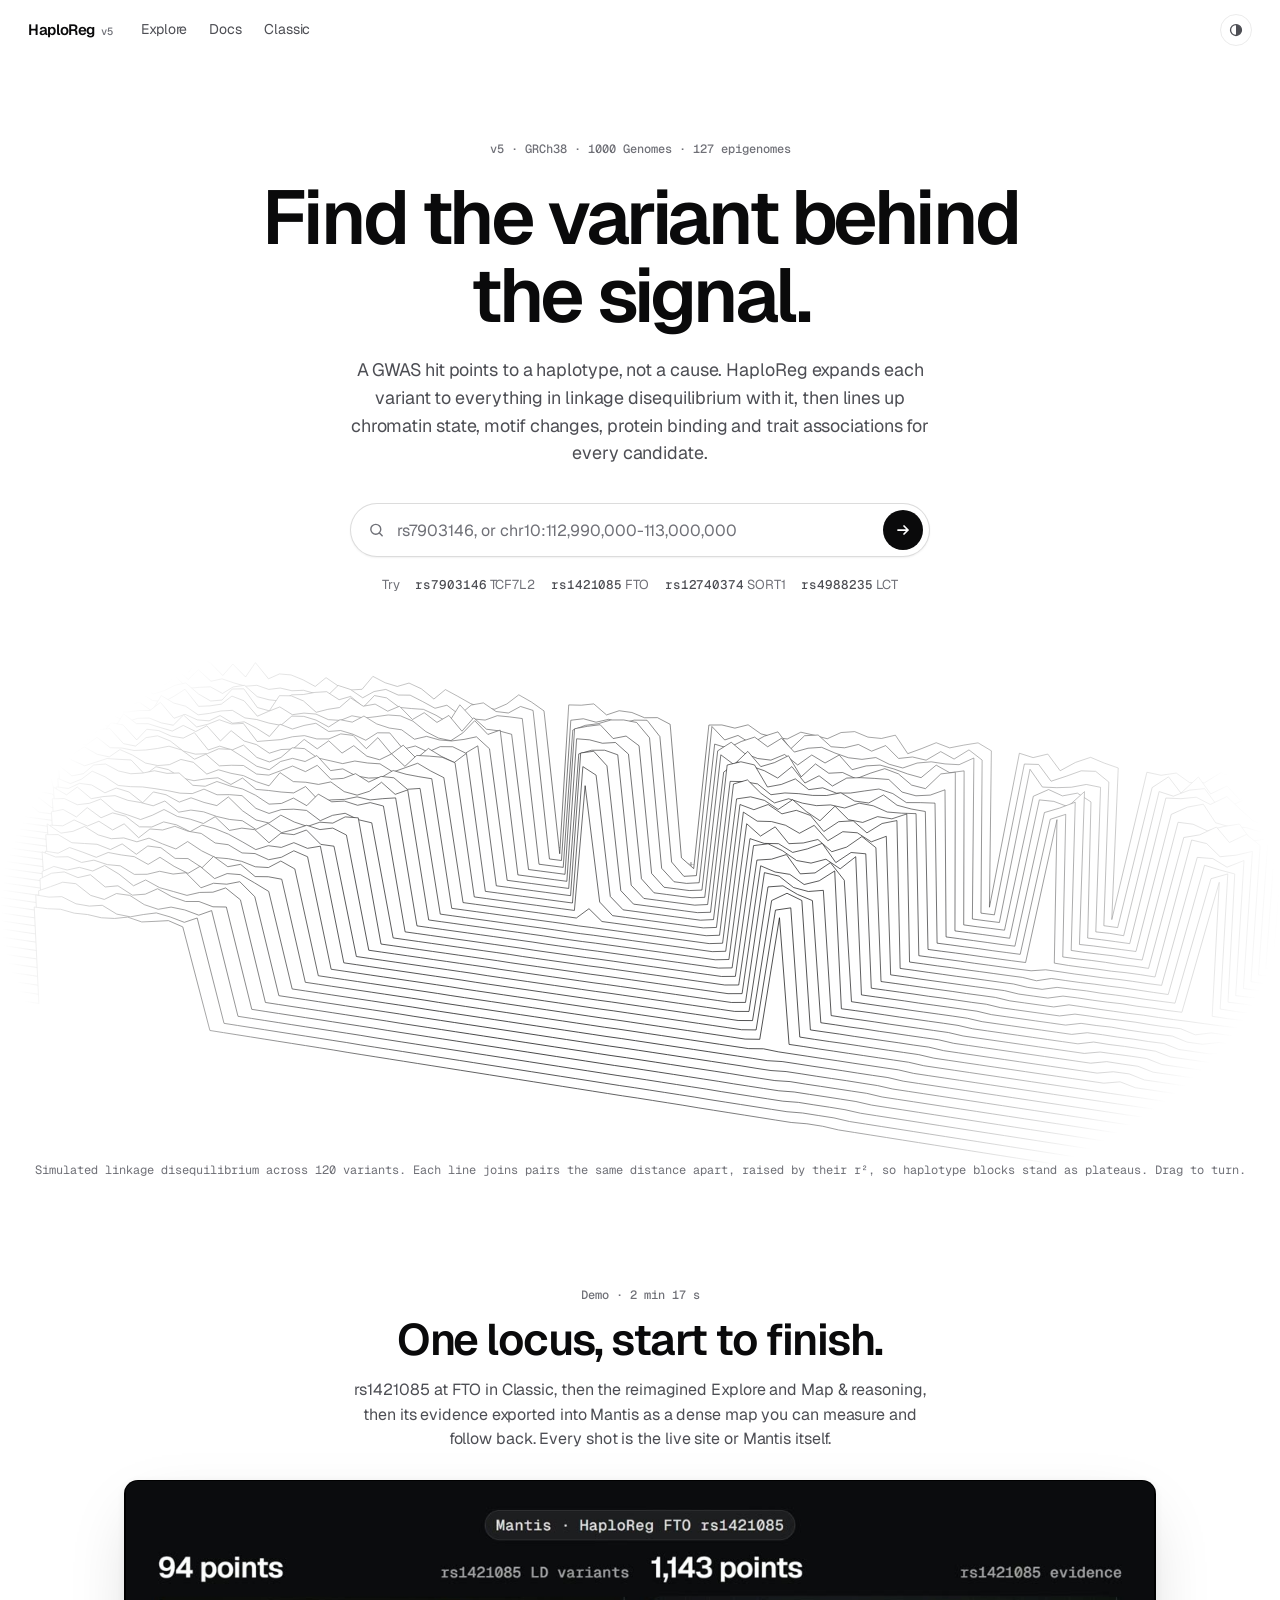
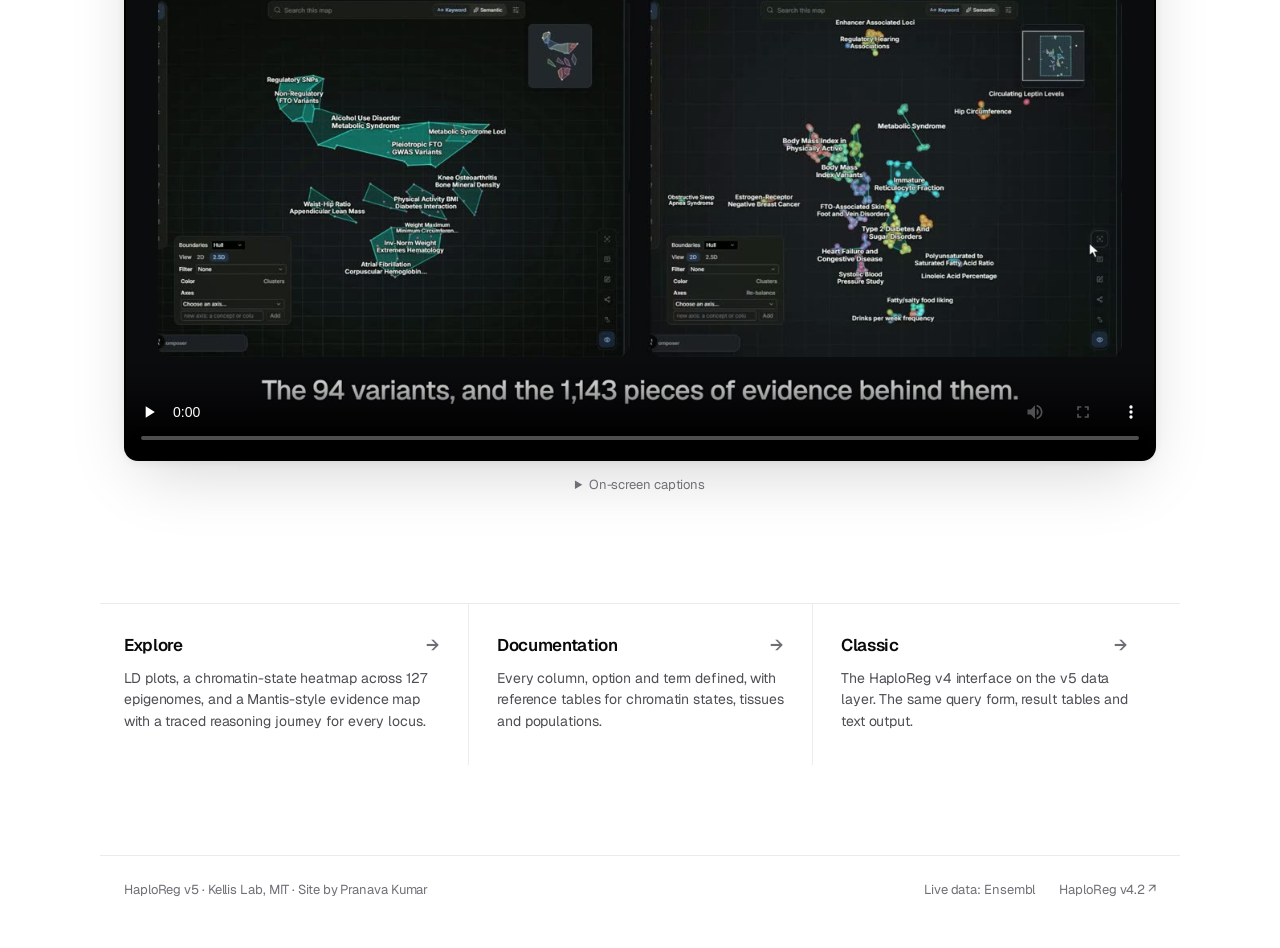
<file: index.html>
<!DOCTYPE html>
<html lang="en">
<head>
<meta charset="utf-8">
<meta name="viewport" content="width=device-width, initial-scale=1">
<title>HaploReg</title>
<meta name="description" content="Expand any GWAS variant to its haplotype block and compare every candidate's chromatin state, motif changes, protein binding and trait associations.">
<link rel="preconnect" href="https://fonts.googleapis.com">
<link rel="preconnect" href="https://fonts.gstatic.com" crossorigin>
<link href="https://fonts.googleapis.com/css2?family=Geist:wght@400;500;600&family=Geist+Mono:wght@400;500&display=swap" rel="stylesheet">
<link rel="stylesheet" href="assets/site.css">
<script src="shared/epigenomes.js"></script>
<script src="shared/engine.js"></script>
<script src="shared/glossary.js"></script>
<script src="assets/ui.js"></script>
</head>
<body data-root="">
<header class="topbar">
  <a class="wordmark" href="./">HaploReg<sup>v5</sup></a>
  <nav class="topnav">
    <a href="explore/">Explore</a>
    <a href="docs/">Docs</a>
    <a href="classic/" class="hide-xs">Classic</a>
  </nav>
  <div class="spacer"></div>
  <button class="icon-btn" id="themeBtn" type="button" title="Switch light / dark" aria-label="Switch light or dark appearance"></button>
</header>

<main class="landing" style="max-width:none;padding:0">
  <section class="landing-hero">
    <p class="kicker">v5 · GRCh38 · 1000 Genomes · 127 epigenomes</p>
    <h1>Find the variant behind the signal.</h1>
    <p class="lede">A GWAS hit points to a haplotype, not a cause. HaploReg expands each variant to everything in linkage disequilibrium with it, then lines up chromatin state, motif changes, protein binding and trait associations for every candidate.</p>

    <form class="hero-search" action="explore/" method="get" role="search">
      <div class="searchbox">
        <svg width="17" height="17" viewBox="0 0 24 24" fill="none" stroke="currentColor" stroke-width="2" stroke-linecap="round" aria-hidden="true"><circle cx="11" cy="11" r="7"/><path d="m20 20-3.5-3.5"/></svg>
        <input name="query" type="search" spellcheck="false" autocomplete="off" aria-label="Variants or region"
          placeholder="rs7903146, or chr10:112,990,000-113,000,000" required>
        <button class="go" type="submit" aria-label="Search">
          <svg width="16" height="16" viewBox="0 0 16 16" fill="none" stroke="currentColor" stroke-width="1.75" stroke-linecap="round" stroke-linejoin="round" aria-hidden="true"><path d="M3 8h10M9 4l4 4-4 4"/></svg>
        </button>
      </div>
      <div class="examples">
        <span>Try</span>
        <a class="chip-btn" href="explore/?query=rs7903146"><b>rs7903146</b> TCF7L2</a>
        <a class="chip-btn" href="explore/?query=rs1421085"><b>rs1421085</b> FTO</a>
        <a class="chip-btn" href="explore/?query=rs12740374"><b>rs12740374</b> SORT1</a>
        <a class="chip-btn" href="explore/?query=rs4988235"><b>rs4988235</b> LCT</a>
      </div>
    </form>
  </section>

  <figure class="art">
    <canvas data-ld-art role="img" aria-label="A rotating three-dimensional landscape of simulated linkage disequilibrium: haplotype blocks rise as ridges, separated by recombination hotspots."></canvas>
    <figcaption>Simulated linkage disequilibrium across 120 variants. Each line joins pairs the same distance apart, raised by their r², so haplotype blocks stand as plateaus. Drag to turn.</figcaption>
  </figure>

  <section class="demo" aria-labelledby="demoTitle">
    <p class="kicker">Demo · 2 min 17 s</p>
    <h2 id="demoTitle">One locus, start to finish.</h2>
    <p class="lede">rs1421085 at FTO in Classic, then the reimagined Explore and Map &amp; reasoning, then its evidence exported into Mantis as a dense map you can measure and follow back. Every shot is the live site or Mantis itself.</p>
    <video class="demo-video" controls preload="none" playsinline poster="assets/demo/haploreg-mantis-poster.jpg"
      aria-label="HaploReg and Mantis demo, 2 minutes 17 seconds, with on-screen captions">
      <source src="assets/demo/haploreg-mantis-demo.mp4" type="video/mp4">
      <a href="assets/demo/haploreg-mantis-demo.mp4">Download the demo (MP4, 14 MB)</a>
    </video>
    <details class="demo-text">
      <summary>On-screen captions</summary>
      <ol>
        <li>A GWAS hit points to a haplotype. Not a cause.</li>
        <li>94 variants. Which one does the work?</li>
        <li>HaploReg annotates every variant: enhancers, promoters, motifs, eQTLs, chromatin, GWAS hits, conservation.</li>
        <li>HaploReg Classic: the table HaploReg v4 users know, rebuilt on GRCh38. Every variant in LD with the query, with r² and D′. Frequencies, regulatory marks, motifs and GWAS hits.</li>
        <li>Then, reimagined. Explore: start from a variant, a gene or a region. One query expands to the whole haplotype: 94 variants. Evidence chips filter the block in one click.</li>
        <li>Map &amp; reasoning: each variant is placed by its evidence, not its position. The trace shows its work: 94 variants, 7 regulatory. rs11642015 leads by a narrow 0.01. Evidence, not proof.</li>
        <li>Export evidence: a row per variant, GWAS hit and enhancer.</li>
        <li>Into the same Mantis project, as a second map. 1,143 rows: each variant, GWAS hit and enhancer overlap. Embedded, laid out, clustered and named (4 minutes, 48× in the film).</li>
        <li>One project, two maps of the same locus: the 94 variants, and the 1,143 pieces of evidence behind them.</li>
        <li>Sem. Ruler measures meaning in the full embedding, not the 2D layout. A BMI hit and a food-liking hit: cos sim 0.73. Two BMI hits, from different variants: cos sim 0.93. Landmarks: one telling point per cluster, chosen by Mantis.</li>
        <li>Zoom in on rs11642015: its point keeps every HaploReg field. Its haploreg_url links straight back to that variant's record in HaploReg Explore.</li>
        <li>All in one place. HaploReg × Mantis.</li>
      </ol>
    </details>
  </section>

  <section class="paths">
    <a class="path" href="explore/">
      <h2>Explore <span aria-hidden="true">→</span></h2>
      <p>LD plots, a chromatin-state heatmap across 127 epigenomes, and a Mantis-style evidence map with a traced reasoning journey for every locus.</p>
    </a>
    <a class="path" href="docs/">
      <h2>Documentation <span aria-hidden="true">→</span></h2>
      <p>Every column, option and term defined, with reference tables for chromatin states, tissues and populations.</p>
    </a>
    <a class="path" href="classic/">
      <h2>Classic <span aria-hidden="true">→</span></h2>
      <p>The HaploReg v4 interface on the v5 data layer. The same query form, result tables and text output.</p>
    </a>
  </section>
</main>

<footer class="foot">
  <span>HaploReg v5 · Kellis Lab, MIT · Site by Pranava Kumar</span>
  <span class="spacer"></span>
  <a href="https://rest.ensembl.org" target="_blank" rel="noopener">Live data: Ensembl</a>
  <a href="https://pubs.broadinstitute.org/mammals/haploreg/haploreg.php" target="_blank" rel="noopener">HaploReg v4.2 ↗</a>
</footer>

<script src="assets/hero.js"></script>
</body>
</html>
</file>
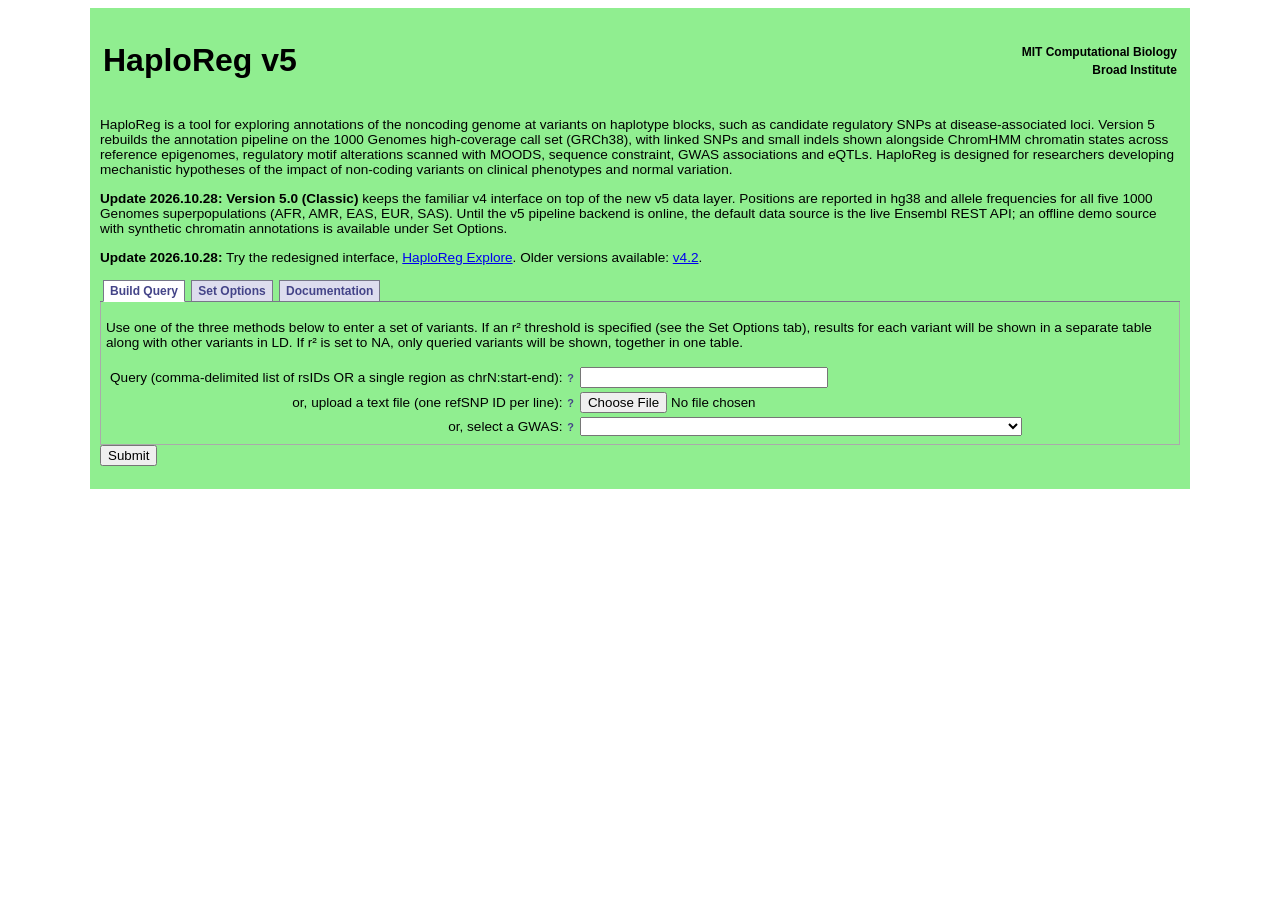
<file: classic/index.html>
<!DOCTYPE html>
<html>
<head>
<meta charset="utf-8">
<title>HaploReg v5</title>
<link rel="stylesheet" type="text/css" href="classic.css">
<script src="../shared/epigenomes.js"></script>
<script src="../shared/engine.js"></script>
<script src="../shared/glossary.js"></script>
<script src="../shared/source-ensembl.js"></script>
<script src="../shared/source-demo.js"></script>
</head>
<body>
<div class="page">
	<table width="100%"><tr>
		<td align="left" valign="middle"><h1>HaploReg v5</h1></td>
		<td align="right" class="logos">
			<a href="https://compbio.mit.edu" target="_blank">MIT Computational Biology</a><br>
			<a href="https://www.broadinstitute.org" target="_blank">Broad Institute</a>
		</td>
	</tr></table>

	<p>HaploReg is a tool for exploring annotations of the noncoding genome at variants on haplotype blocks, such as candidate regulatory SNPs at disease-associated loci. Version 5 rebuilds the annotation pipeline on the 1000 Genomes high-coverage call set (GRCh38), with linked SNPs and small indels shown alongside ChromHMM chromatin states across reference epigenomes, regulatory motif alterations scanned with MOODS, sequence constraint, GWAS associations and eQTLs. HaploReg is designed for researchers developing mechanistic hypotheses of the impact of non-coding variants on clinical phenotypes and normal variation.</p>

	<p><b>Update 2026.10.28: Version 5.0 (Classic)</b> keeps the familiar v4 interface on top of the new v5 data layer. Positions are reported in hg38 and allele frequencies for all five 1000 Genomes superpopulations (AFR, AMR, EAS, EUR, SAS). Until the v5 pipeline backend is online, the default data source is the live Ensembl REST API; an offline demo source with synthetic chromatin annotations is available under Set Options.</p>

	<p><b>Update 2026.10.28:</b> Try the redesigned interface, <a href="../explore/">HaploReg Explore</a>. Older versions available: <a href="https://pubs.broadinstitute.org/mammals/haploreg/haploreg.php">v4.2</a>.</p>

	<form id="hrform" action="index.html" method="get">
	<div class="tabberlive">
		<ul class="tabbernav">
			<li class="tabberactive"><a href="javascript:void(null);" title="Build Query" data-tab="0">Build Query</a></li>
			<li><a href="javascript:void(null);" title="Set Options" data-tab="1">Set Options</a></li>
			<li><a href="javascript:void(null);" title="Documentation" data-tab="2">Documentation</a></li>
		</ul>

		<div class="tabbertab">
			<h2>Build Query</h2>
			<p>Use one of the three methods below to enter a set of variants. If an r² threshold is specified (see the Set Options tab), results for each variant will be shown in a separate table along with other variants in LD. If r² is set to NA, only queried variants will be shown, together in one table.</p>
			<table class="optiontable">
			<tr>
				<td align="right">Query (comma-delimited list of rsIDs OR a single region as chrN:start-end):</td>
				<td><input type="text" name="query" value=""></td>
			</tr>
			<tr>
				<td align="right">or, upload a text file (one refSNP ID per line):</td>
				<td><input type="file" name="upload_file" accept=".txt,.tsv,.csv,text/plain"></td>
			</tr>
			<tr>
				<td align="right">or, select a GWAS:</td>
				<td><select name="gwas_idx"><option value=""></option></select></td>
			</tr>
			</table>
		</div>

		<div class="tabbertab tabbertabhide">
			<h2>Set Options</h2>
			<table class="optiontable">
			<tr>
				<td align="right">LD threshold, r² (select NA to only show query variants):</td>
				<td><select name="ldThresh"></select></td>
			</tr>
			<tr>
				<td align="right"><span id="ldPanelLabel">1000G</span> population for LD calculation:</td>
				<td id="ldPopCell"></td>
			</tr>
			<tr>
				<td align="right">Source for epigenomes:</td>
				<td><select name="epi"></select></td>
			</tr>
			<tr>
				<td align="right">Mammalian conservation algorithm:</td>
				<td><input type="radio" name="cons" value="gerp"> GERP<input type="radio" name="cons" value="siphy"> SiPhy-omega<input type="radio" name="cons" value="both"> both</td>
			</tr>
			<tr>
				<td align="right">Show position relative to:</td>
				<td><input type="radio" name="genetypes" value="gencode"> GENCODE genes<input type="radio" name="genetypes" value="refseq"> RefSeq genes<input type="radio" name="genetypes" value="both"> both</td>
			</tr>
			<tr>
				<td align="right">Condense lists in table longer than:</td>
				<td><select name="trunc"><option value="0">0</option><option value="1">1</option><option value="2">2</option><option value="3">3</option><option value="4">4</option><option value="5">5</option><option value="1000">never condense</option></select></td>
			</tr>
			<tr>
				<td align="right">Condense indel oligos longer than:</td>
				<td><select name="oligo"><option value="1">1</option><option value="6">6</option><option value="1000">never condense</option></select></td>
			</tr>
			<tr>
				<td align="right">Output mode:</td>
				<td><input type="radio" name="output" value="html"> HTML<input type="radio" name="output" value="text"> Text</td>
			</tr>
			<tr>
				<td align="right">Data source:</td>
				<td><select name="source"></select></td>
			</tr>
			</table>
		</div>

		<div class="tabbertab tabbertabhide">
			<h2>Documentation</h2>
			<p>For definitions of every column, option and term, data sources, the chromatin-state color key and usage examples, see the <a href="documentation.html" class="docpopup">full documentation</a> (opens in a pop-up window). Throughout the interface, click a <a href="documentation.html#rsid" class="help docpopup">?</a> to jump straight to the definition of the item next to it.</p>
			<p>Enter one or more rsIDs (for example <a href="index.html?query=rs7903146">rs7903146</a>), a region such as <a href="index.html?query=chr10:112990000-113000000&amp;ldThresh=NA">chr10:112990000-113000000</a>, upload a file of rsIDs, or choose a curated GWAS locus set. Each query variant is expanded to all variants in linkage disequilibrium above the chosen r² threshold in the selected superpopulation, and every variant is annotated. Click a variant to open its detail view.</p>
			<p><b>Columns.</b> Promoter and enhancer histone marks summarize the epigenomes in which the variant falls in a promoter- or enhancer-associated chromatin state (or histone peak, depending on the epigenome source); hover over a cell to list the epigenomes. Lists longer than the condense setting are replaced by counts of distinct tissues. Motifs changed lists position weight matrices whose match score changes between the reference and alternate allele.</p>
			<p><b>Data sources.</b> <i>Live — Ensembl REST</i> returns real hg38 positions, 1000 Genomes Phase 3 frequencies and LD, NHGRI-EBI GWAS hits, VEP consequences and GERP scores, and Ensembl Regulatory Build overlaps; per-epigenome chromatin states and eQTLs require the v5 pipeline backend. <i>Demo</i> works offline with synthetic annotations for interface development only.</p>
			<p>The HaploReg database and web interface were originally produced by Luke Ward in the <a href="http://compbio.mit.edu">Kellis Lab at MIT</a>. To cite HaploReg, please refer to the publication in Nucleic Acids Research: <a href="https://pubmed.ncbi.nlm.nih.gov/22064851/">HaploReg: a resource for exploring chromatin states, conservation, and regulatory motif alterations within sets of genetically linked variants</a> (PMID:22064851).</p>
			<p>The HaploReg v5 web interfaces, this Classic view included, were built by Pranava Kumar.</p>
			<p>Contact: haploreg@mit.edu</p>
		</div>
	</div>
	<input type="submit" name="submit" value="Submit">
	</form>
	<p></p>
</div>
<div id="results"></div>
<script src="classic.js"></script>
</body>
</html>
</file>
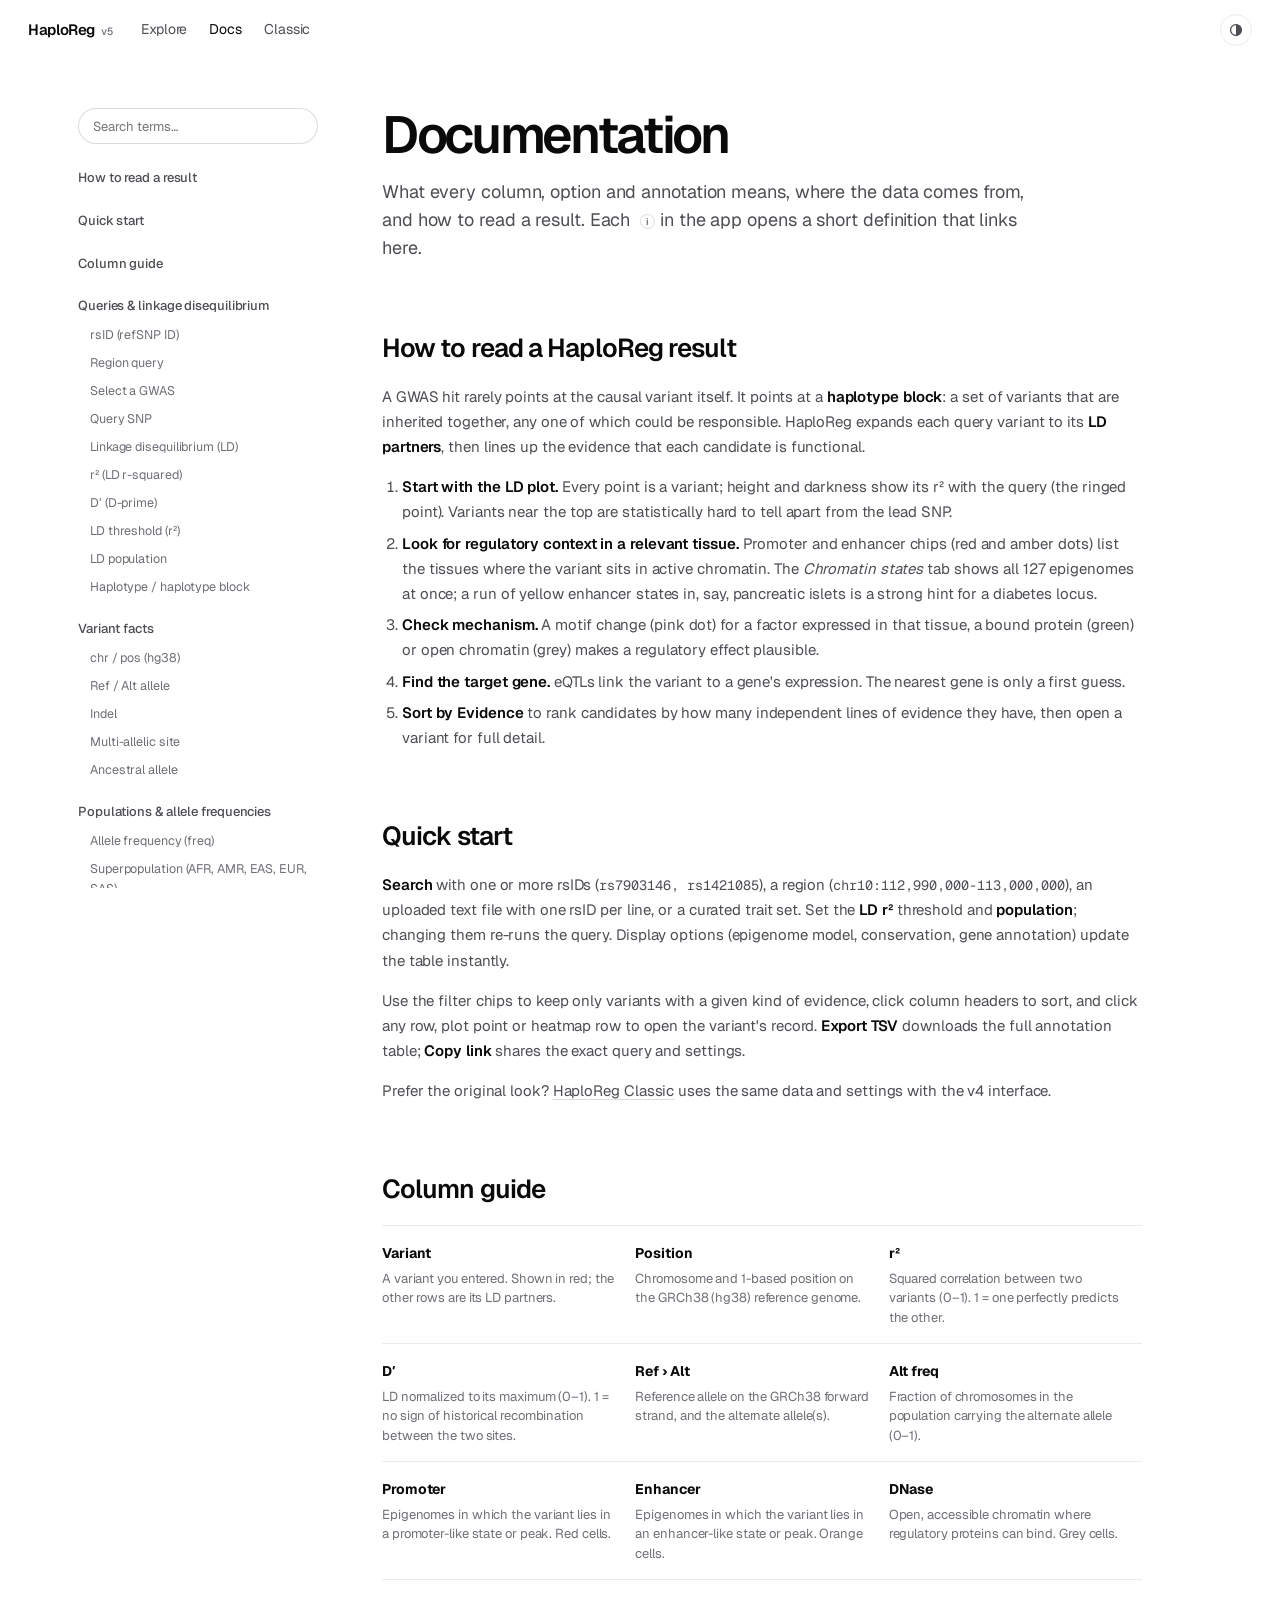
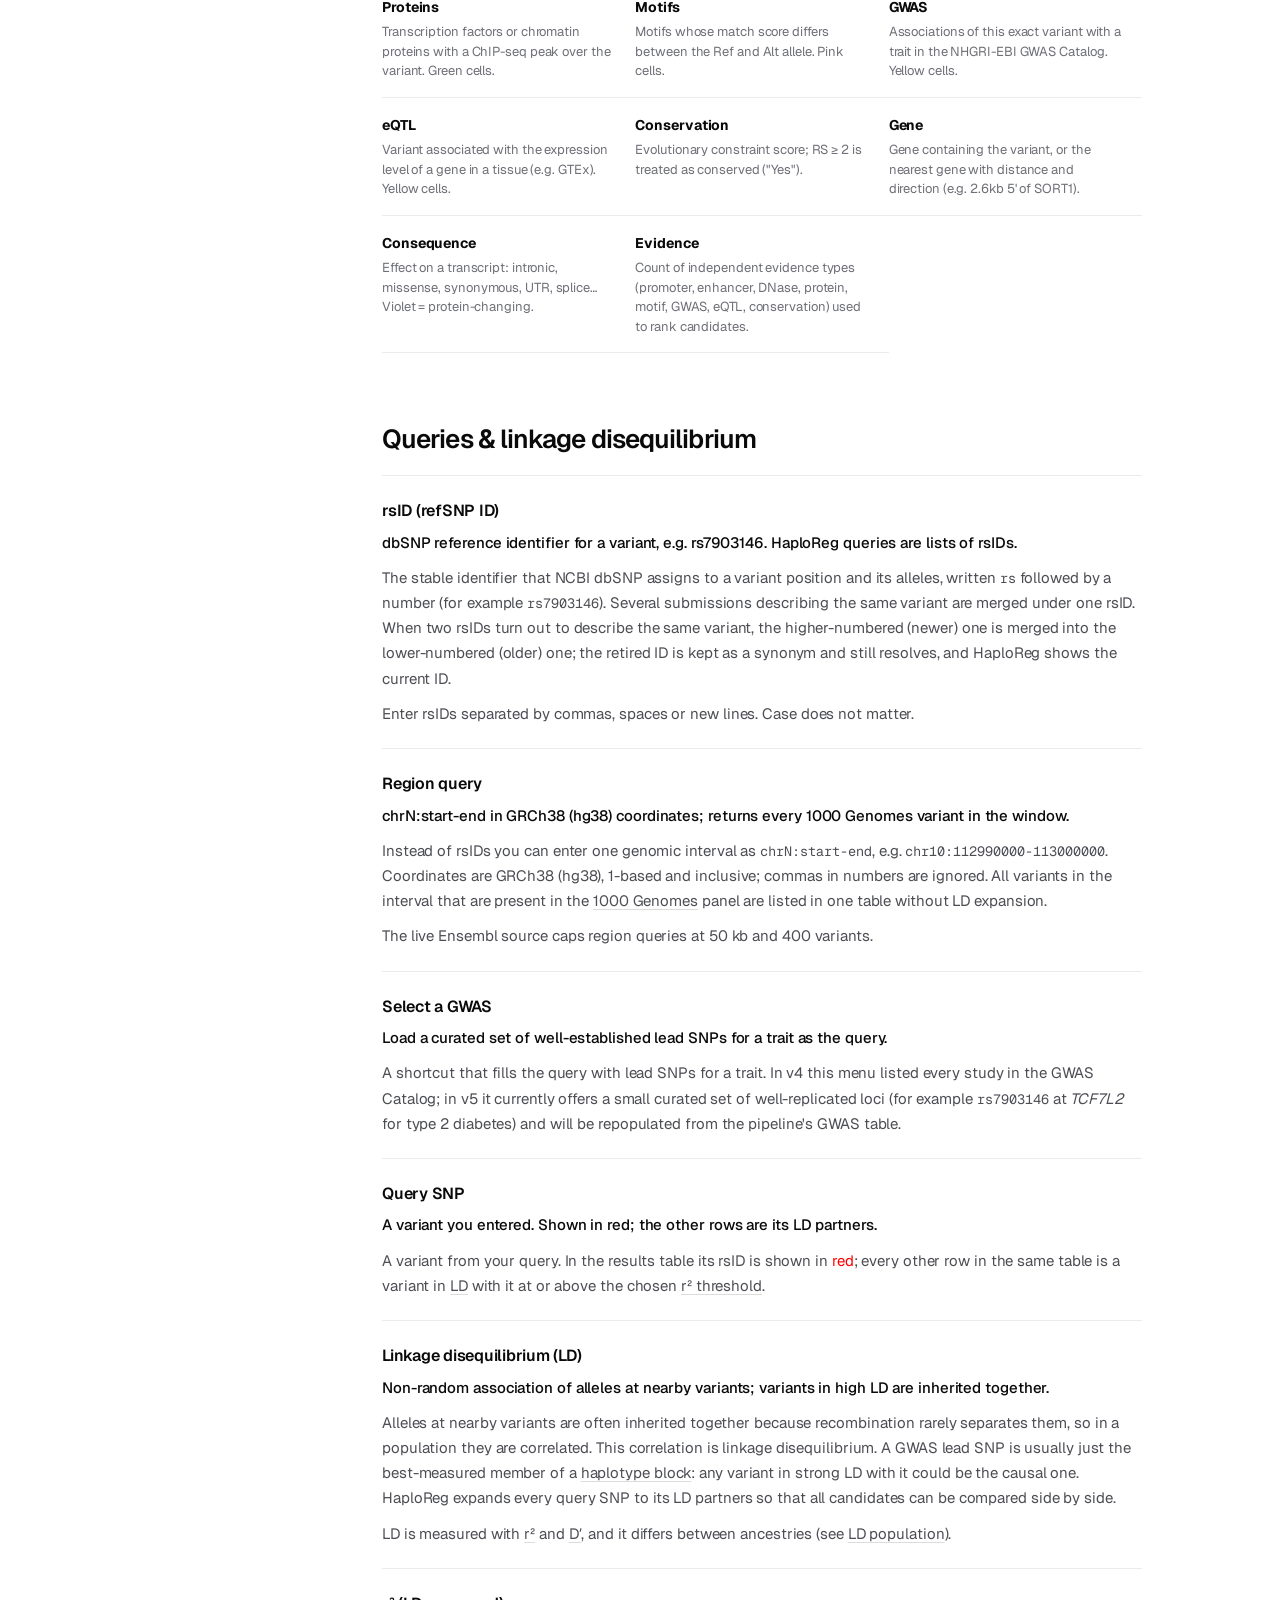
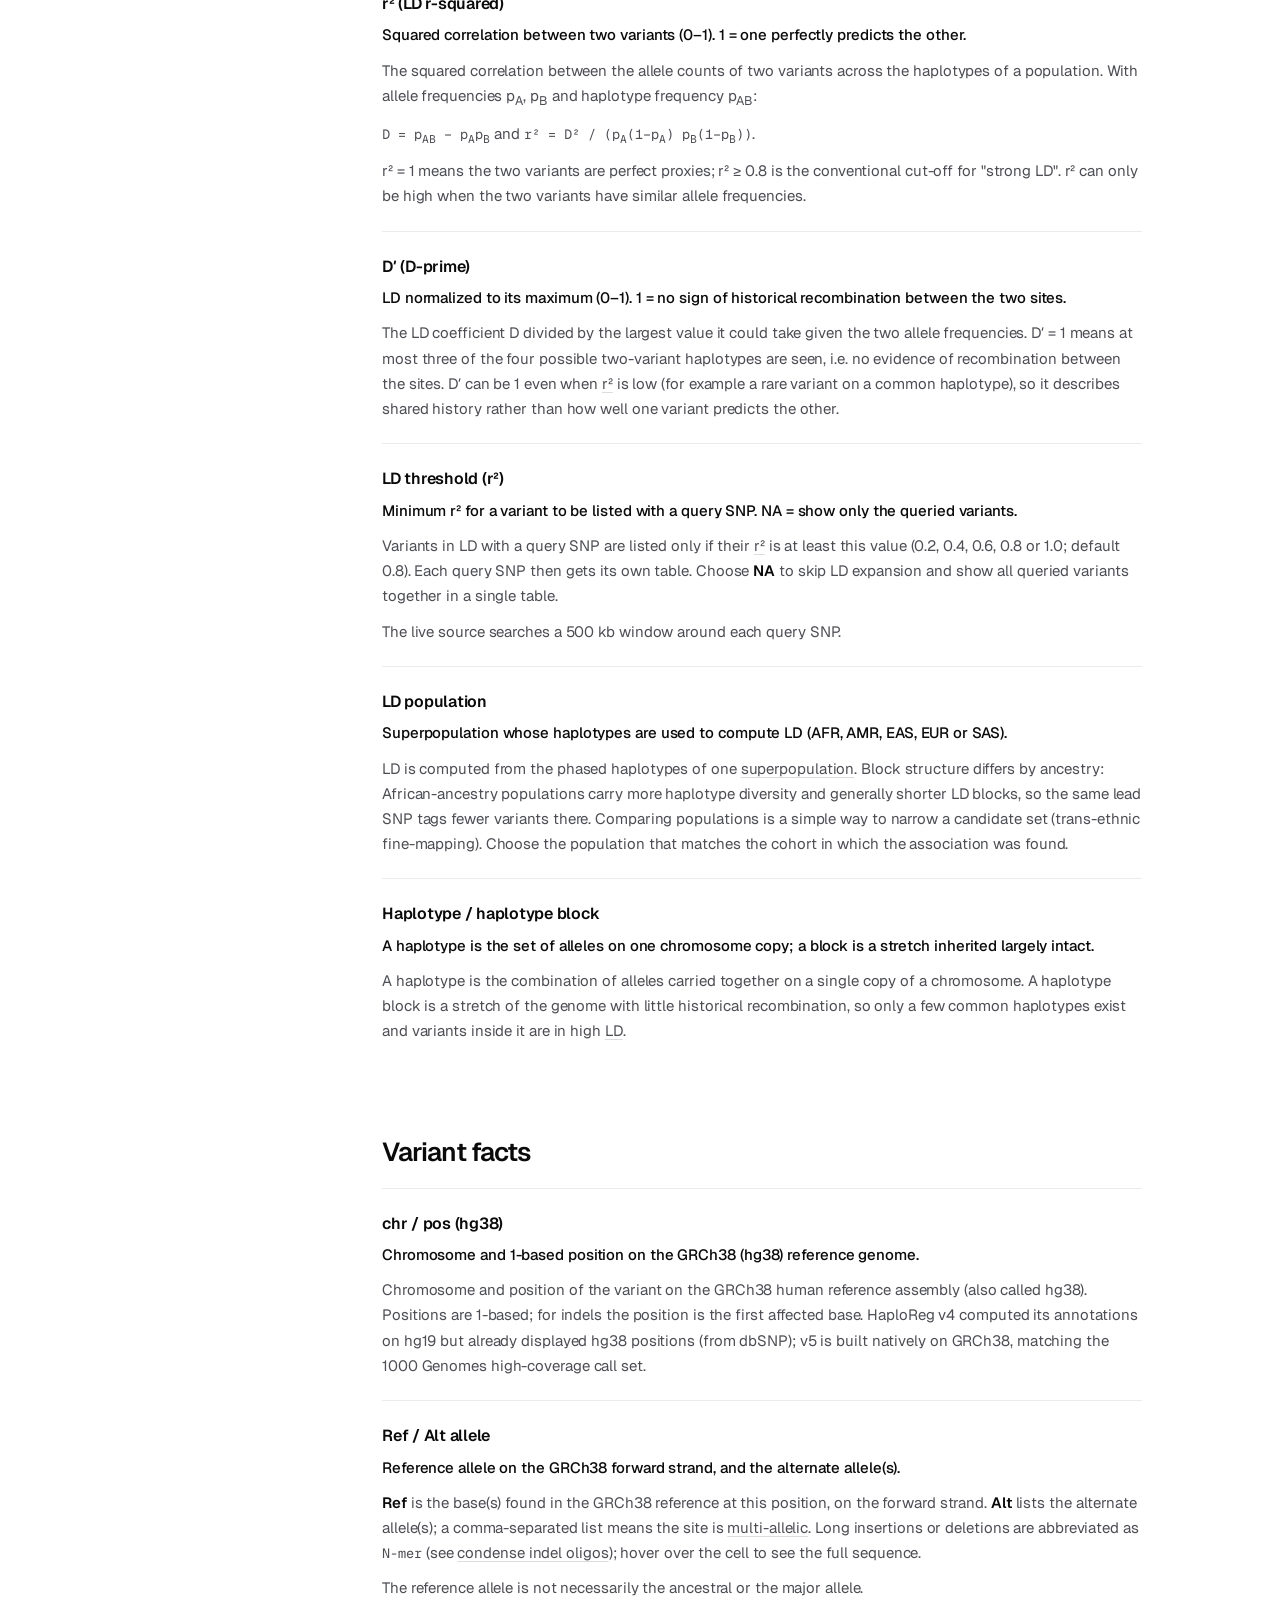
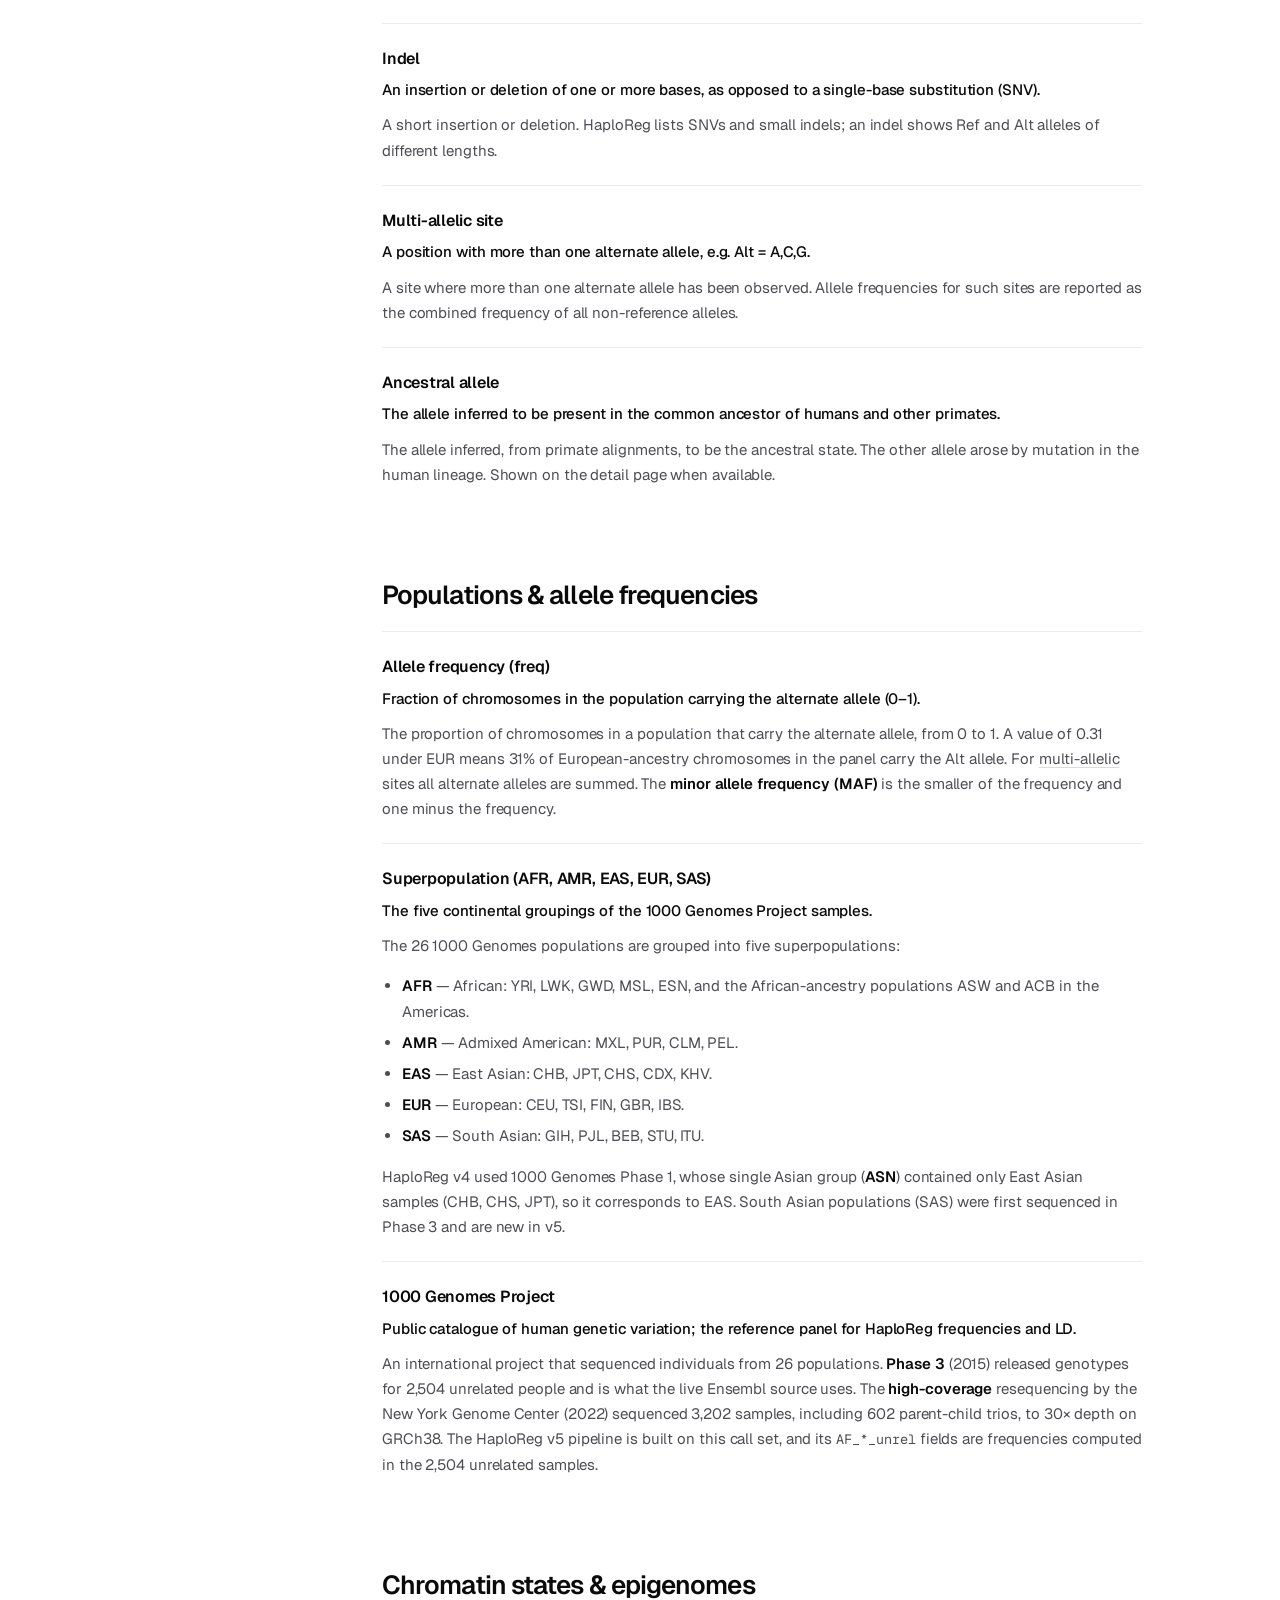
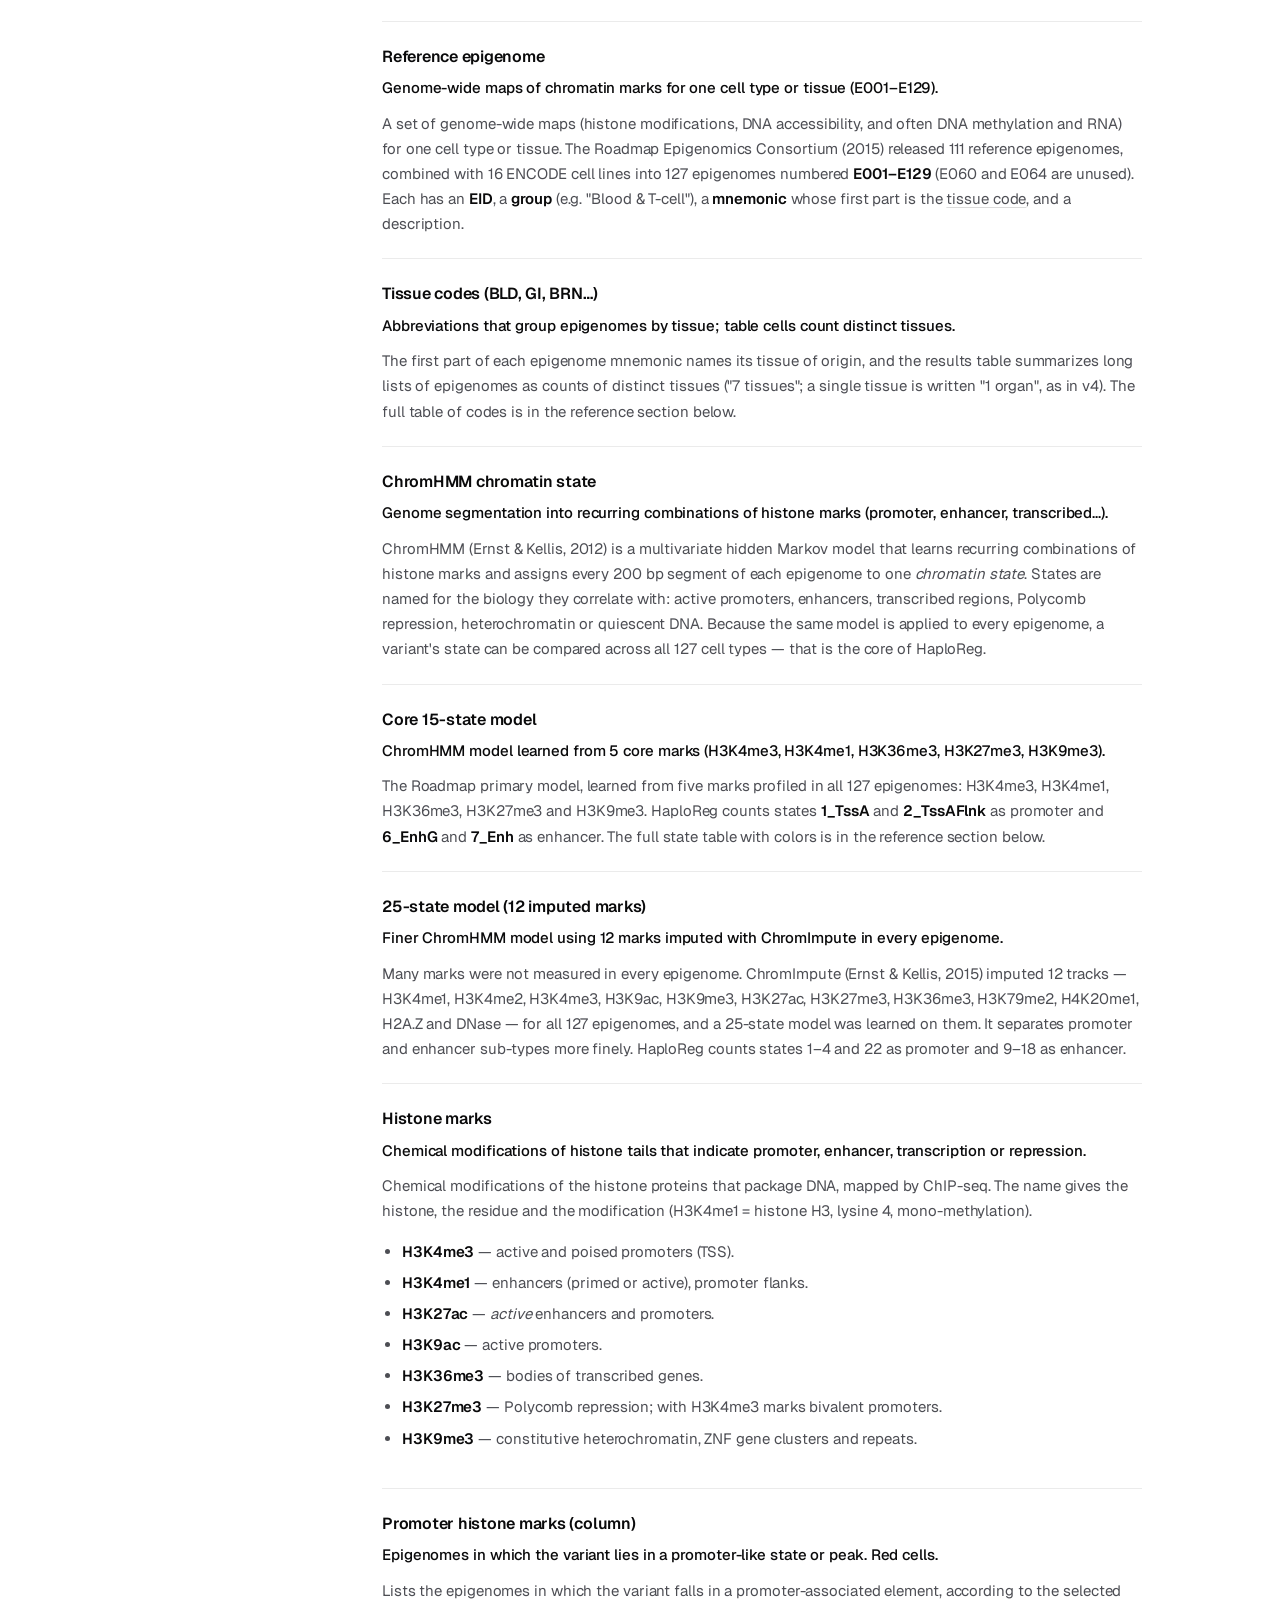
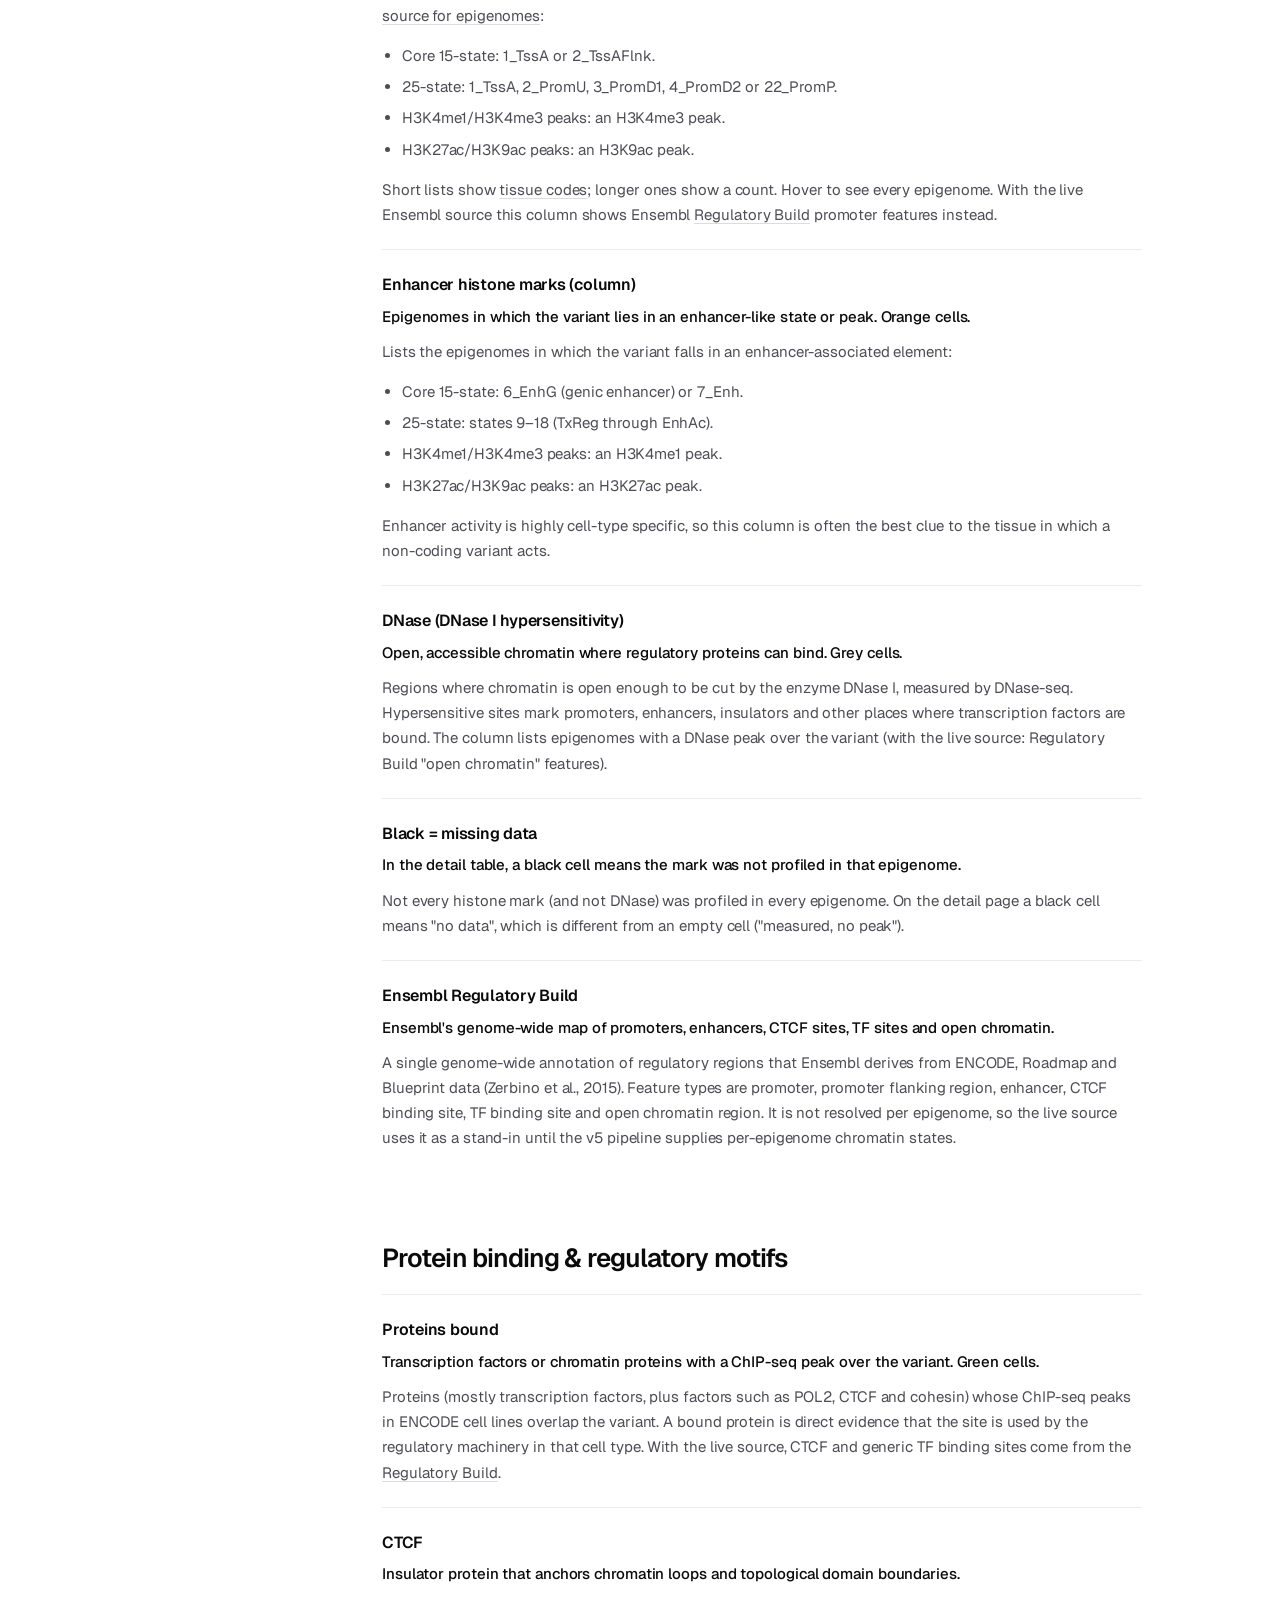
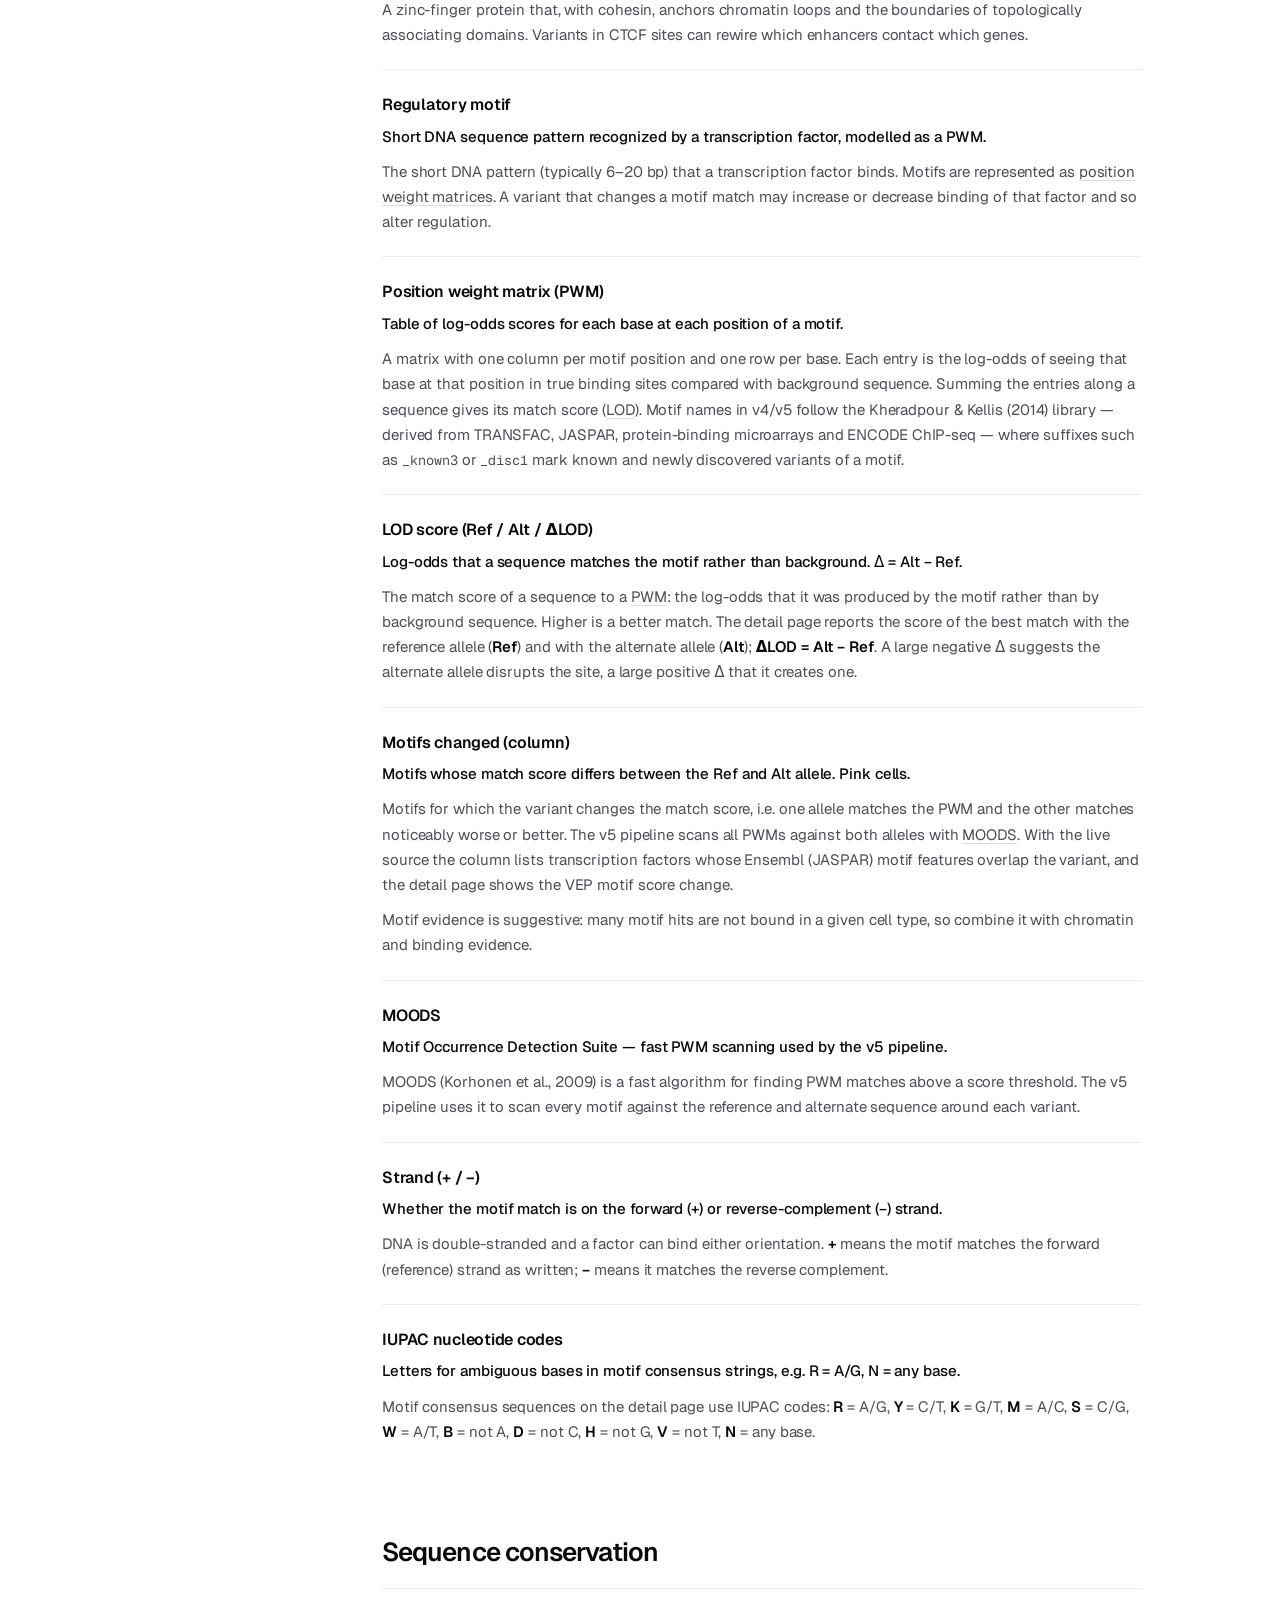
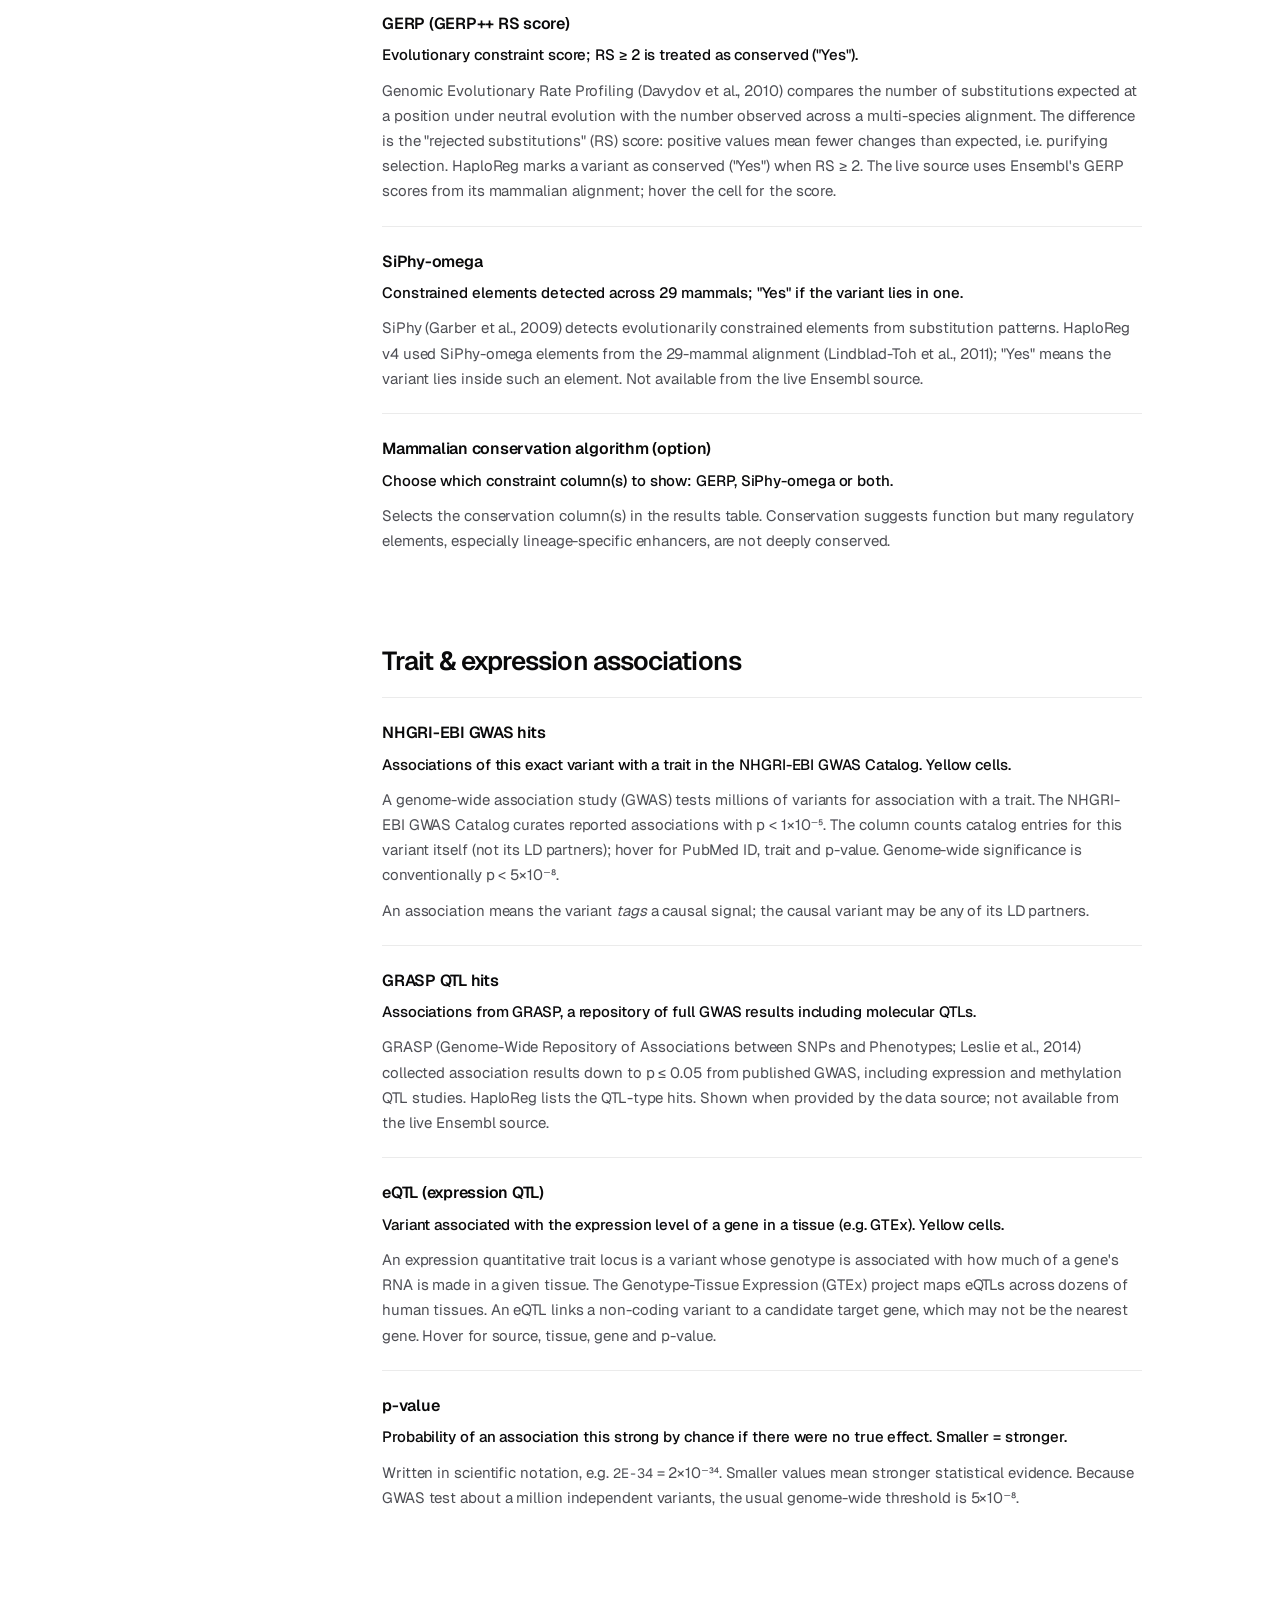
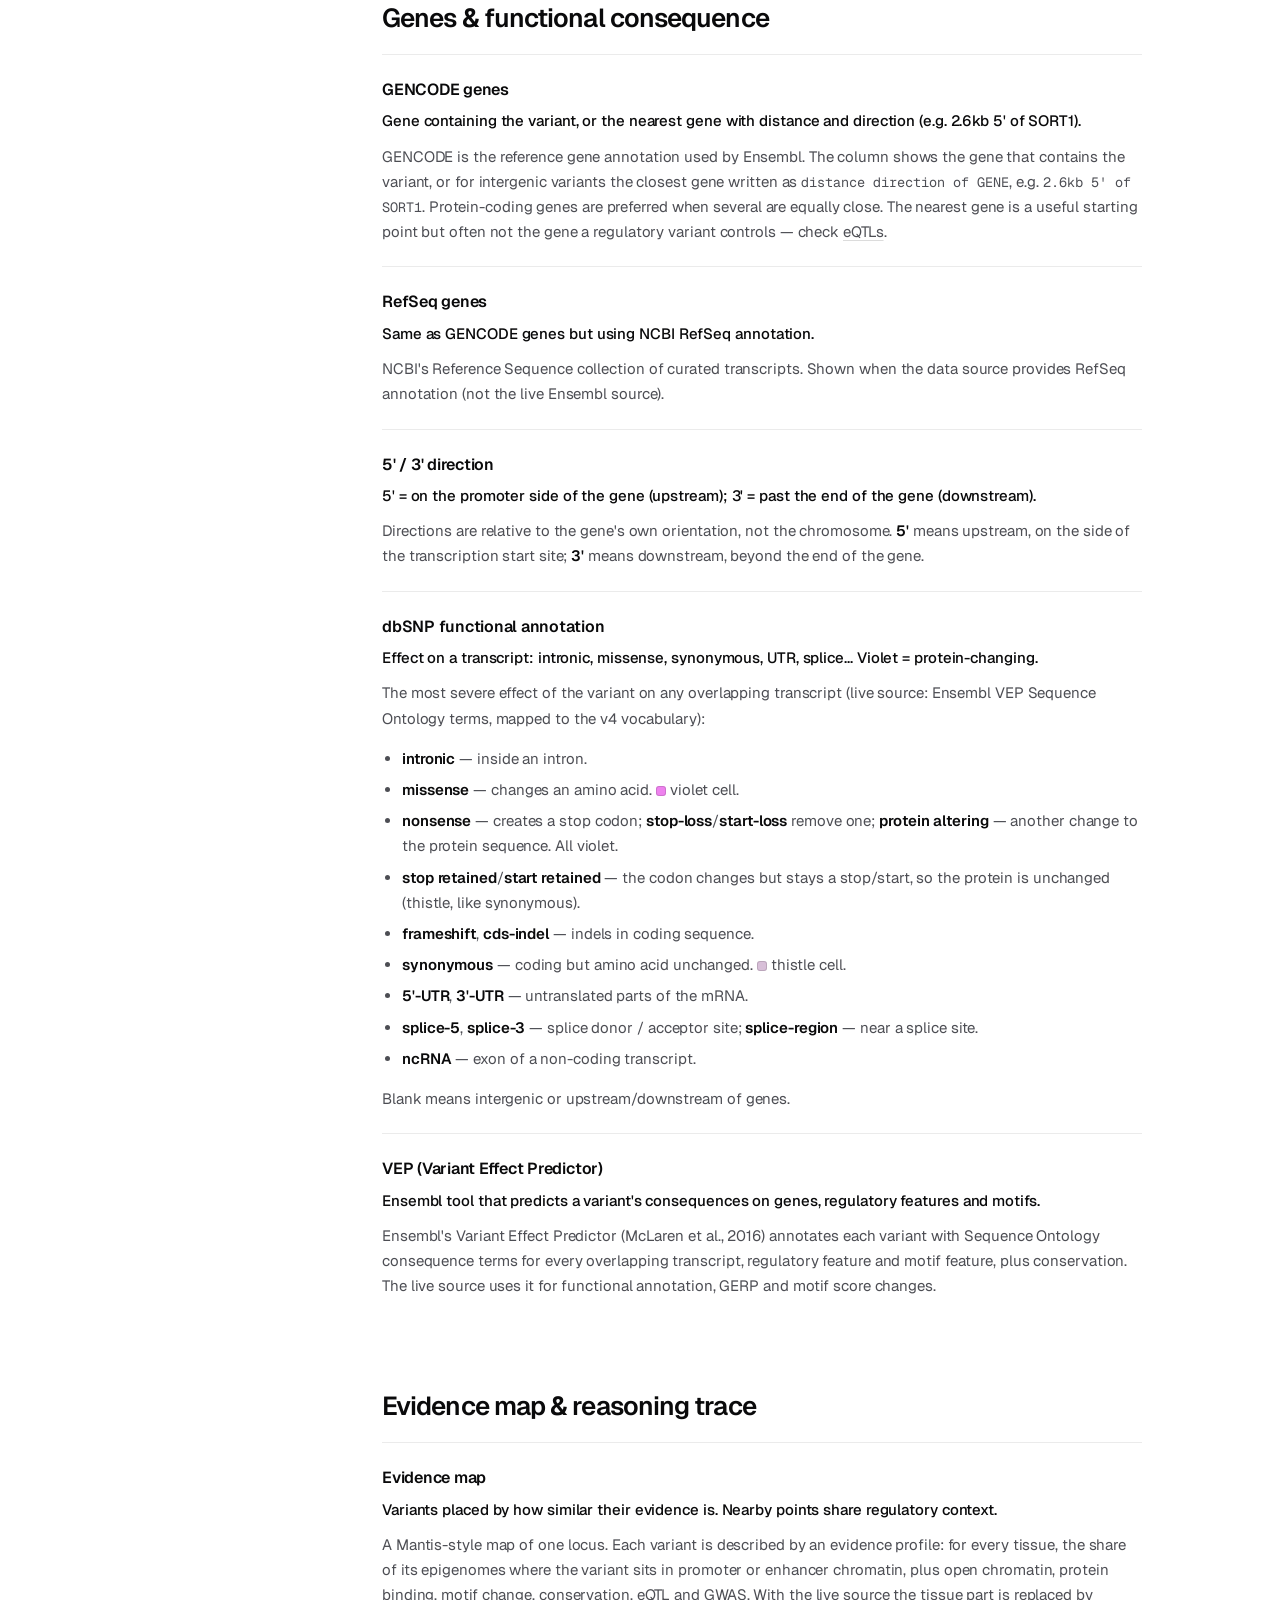
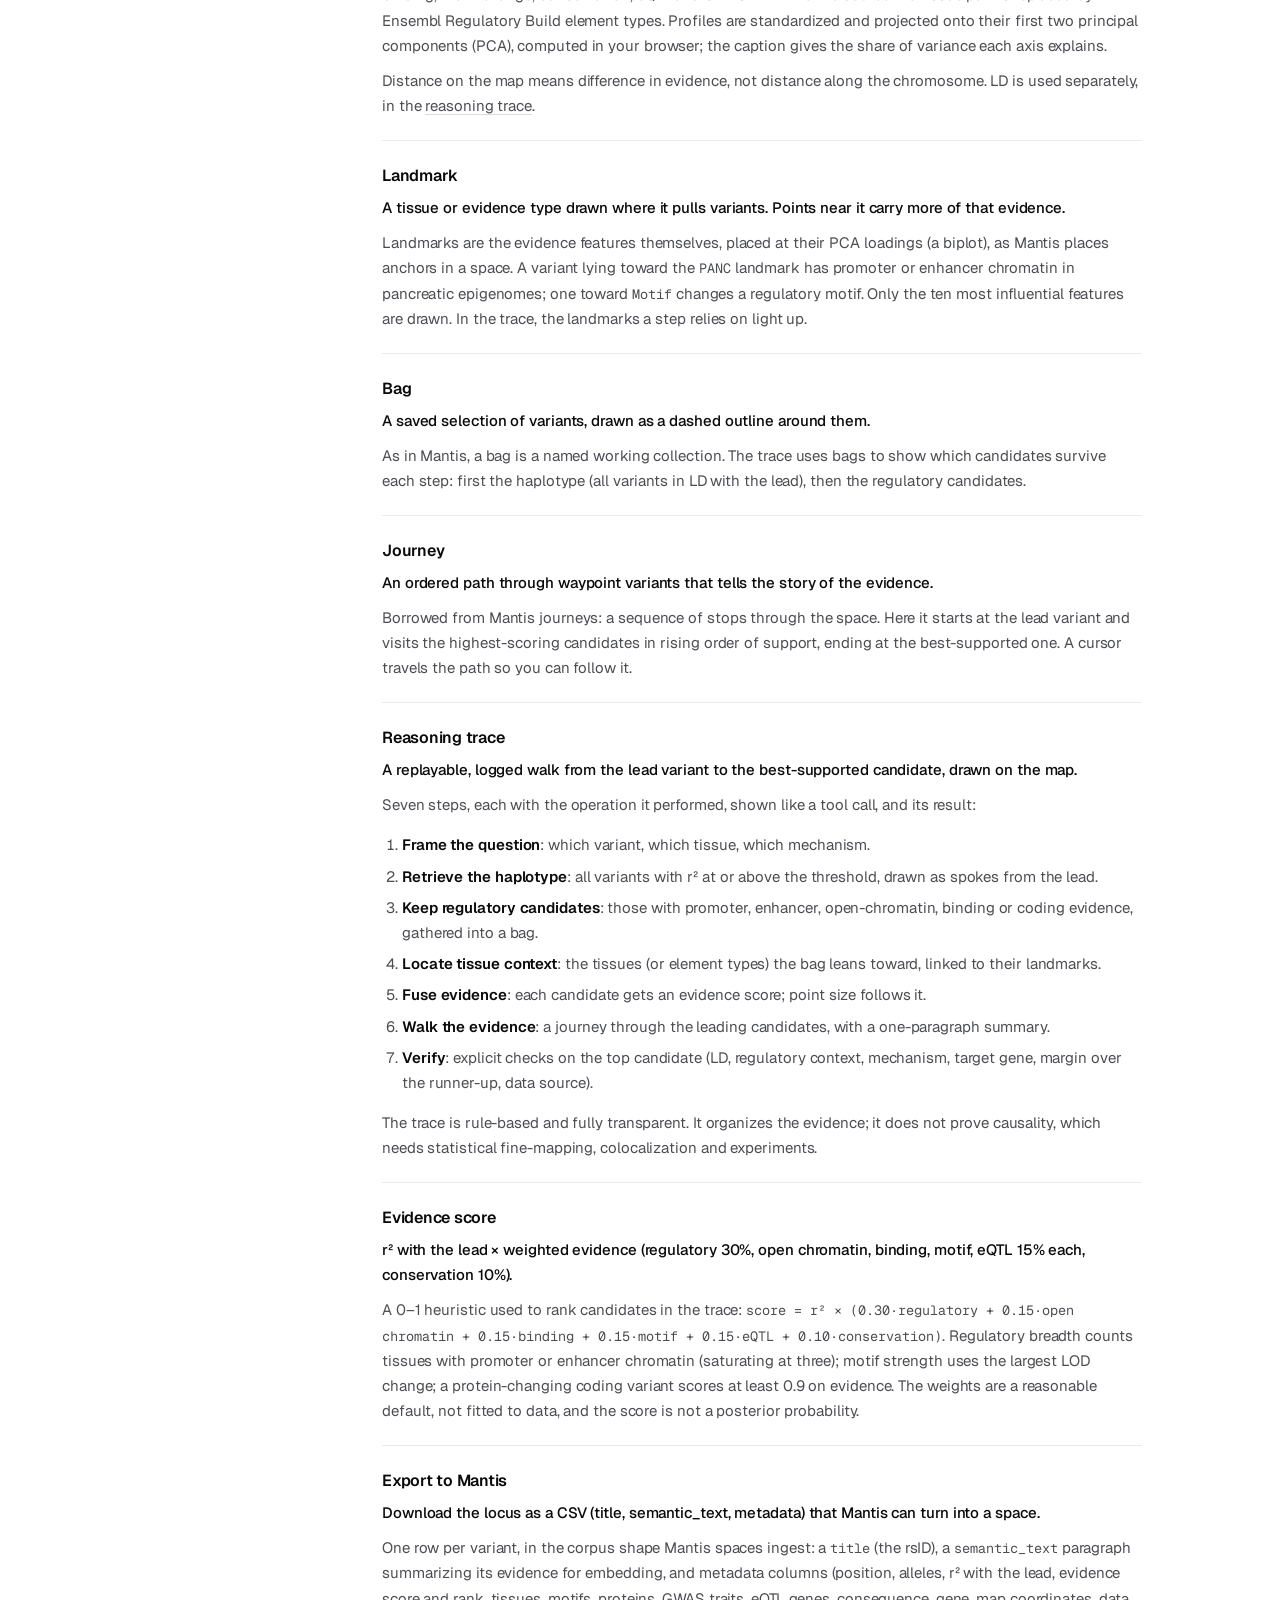
<file: docs/index.html>
<!DOCTYPE html>
<html lang="en">
<head>
<meta charset="utf-8">
<meta name="viewport" content="width=device-width, initial-scale=1">
<title>Documentation · HaploReg</title>
<meta name="description" content="Definitions for every column, option and term in HaploReg, with reference tables for chromatin states, tissues and populations.">
<link rel="preconnect" href="https://fonts.googleapis.com">
<link rel="preconnect" href="https://fonts.gstatic.com" crossorigin>
<link href="https://fonts.googleapis.com/css2?family=Geist:wght@400;500;600&family=Geist+Mono:wght@400;500&display=swap" rel="stylesheet">
<link rel="stylesheet" href="../assets/site.css">
<script src="../shared/epigenomes.js"></script>
<script src="../shared/engine.js"></script>
<script src="../shared/glossary.js"></script>
<script src="../assets/ui.js"></script>
</head>
<body class="docs-page" data-root="../">
<header class="topbar">
  <a class="wordmark" href="../">HaploReg<sup>v5</sup></a>
  <nav class="topnav">
    <a href="../explore/">Explore</a>
    <a href="./" class="active">Docs</a>
    <a href="../classic/index.html" class="hide-xs">Classic</a>
  </nav>
  <div class="spacer"></div>
  <button class="icon-btn" id="themeBtn" type="button" title="Switch light / dark" aria-label="Switch light or dark appearance"></button>
</header>

<div class="docs">
  <nav aria-label="Documentation">
    <input type="search" id="filter" placeholder="Search terms…" aria-label="Search the glossary">
    <ul id="toc"></ul>
  </nav>

  <article>
    <h1>Documentation</h1>
    <p class="lede">What every column, option and annotation means, where the data comes from, and how to read a result. Each <button type="button" class="info" data-term="r2" aria-label="Example info icon">i</button> in the app opens a short definition that links here.</p>

    <section id="overview" data-static>
      <h2>How to read a HaploReg result</h2>
      <p>A GWAS hit rarely points at the causal variant itself. It points at a <b>haplotype block</b>: a set of variants that are inherited together, any one of which could be responsible. HaploReg expands each query variant to its <b>LD partners</b>, then lines up the evidence that each candidate is functional.</p>
      <ol>
        <li><b>Start with the LD plot.</b> Every point is a variant; height and darkness show its r² with the query (the ringed point). Variants near the top are statistically hard to tell apart from the lead SNP.</li>
        <li><b>Look for regulatory context in a relevant tissue.</b> Promoter and enhancer chips (red and amber dots) list the tissues where the variant sits in active chromatin. The <i>Chromatin states</i> tab shows all 127 epigenomes at once; a run of yellow enhancer states in, say, pancreatic islets is a strong hint for a diabetes locus.</li>
        <li><b>Check mechanism.</b> A motif change (pink dot) for a factor expressed in that tissue, a bound protein (green) or open chromatin (grey) makes a regulatory effect plausible.</li>
        <li><b>Find the target gene.</b> eQTLs link the variant to a gene's expression. The nearest gene is only a first guess.</li>
        <li><b>Sort by Evidence</b> to rank candidates by how many independent lines of evidence they have, then open a variant for full detail.</li>
      </ol>
    </section>

    <section id="quickstart" data-static>
      <h2>Quick start</h2>
      <p><b>Search</b> with one or more rsIDs (<code>rs7903146, rs1421085</code>), a region (<code>chr10:112,990,000-113,000,000</code>), an uploaded text file with one rsID per line, or a curated trait set. Set the <b>LD r²</b> threshold and <b>population</b>; changing them re-runs the query. Display options (epigenome model, conservation, gene annotation) update the table instantly.</p>
      <p>Use the filter chips to keep only variants with a given kind of evidence, click column headers to sort, and click any row, plot point or heatmap row to open the variant's record. <b>Export TSV</b> downloads the full annotation table; <b>Copy link</b> shares the exact query and settings.</p>
      <p>Prefer the original look? <a href="../classic/index.html">HaploReg Classic</a> uses the same data and settings with the v4 interface.</p>
    </section>

    <section id="columns" data-static>
      <h2>Column guide</h2>
      <div class="col-guide" id="colGuide"></div>
    </section>

    <div id="glossary"></div>

    <section id="reference" data-static>
      <h2>Reference tables</h2>
      <h3 id="ref-states15">ChromHMM core 15-state model</h3>
      <div id="refStates15"></div>
      <h3 id="ref-states25">ChromHMM 25-state model (12 imputed marks)</h3>
      <div id="refStates25"></div>
      <h3 id="ref-tissues">Tissue codes</h3>
      <div id="refTissues"></div>
      <h3 id="ref-groups">Epigenome groups</h3>
      <div id="refGroups"></div>
      <h3 id="ref-text">Text / TSV export columns</h3>
      <div id="refText"></div>
      <details class="doc-details"><summary>All 127 reference epigenomes</summary><div id="refEpigenomes"></div></details>
    </section>

    <section id="pipeline" data-static>
      <h2>The HaploReg v5 pipeline</h2>
      <p>Version 5 rebuilds the database from the 1000 Genomes high-coverage call set (30×, GRCh38). For each chromosome the pipeline keeps <code>#CHROM</code>, <code>POS</code>, <code>ID</code>, <code>REF</code>, <code>ALT</code> and the per-superpopulation allele frequencies in unrelated samples (<code>AF_*_unrel</code>), assigns rsIDs, annotates every variant with its ChromHMM state in each reference epigenome, and scans the reference and alternate alleles against the motif library with MOODS. Per-chromosome VCFs are bgzipped, tabix-indexed and merged; chromosome Y, which has no ChromHMM annotation, carries the same headers with <code>.</code> values.</p>
      <p>Both interfaces read data through one adapter layer, so the pipeline output will replace the interim live source without changes to either UI. See <code>README.md</code> for the variant record format.</p>
    </section>

    <section id="differences" data-static>
      <h2>What changed from v4</h2>
      <ul>
        <li>Annotations computed natively on GRCh38, matching the high-coverage call set (v4 annotated on hg19 and displayed hg38 positions).</li>
        <li>Five superpopulations (AFR, AMR, EAS, EUR, SAS). v4's single Asian group (ASN) held only East Asian samples and corresponds to EAS; South Asian (SAS) populations are new.</li>
        <li>Live data from Ensembl while the v5 backend is built, plus an offline demo mode.</li>
        <li>A redesigned interface adds the LD plot, a chromatin-state heatmap, evidence filters and ranking, a record view for each variant, dark mode and this glossary. The v4 interface remains as Classic.</li>
      </ul>
    </section>

    <section id="references" data-static>
      <h2>References</h2>
      <ol id="refs"></ol>
      <p>Contact: haploreg@mit.edu</p>
    </section>
  </article>
</div>

<footer class="foot">
  <span>HaploReg v5 · Kellis Lab, MIT · Site by Pranava Kumar</span>
  <span class="spacer"></span>
  <a href="https://rest.ensembl.org" target="_blank" rel="noopener">Live data: Ensembl REST</a>
  <a href="../explore/">Explore</a>
</footer>

<script>
(function () {
  var esc = HR.util.escape;

  function linkify(html) { return html.replace(/<a data-term="([\w-]+)">/g, '<a href="#$1">'); }

  document.getElementById('glossary').innerHTML = HR.DOC_CATEGORIES.map(function (c) {
    return '<section id="cat-' + c.id + '" data-cat="' + c.id + '"><h2>' + esc(c.title) + '</h2>' +
      HR.GLOSSARY.filter(function (g) { return g.cat === c.id; }).map(function (g) {
        return '<div class="term-card" id="' + g.id + '" data-text="' + esc((g.term + ' ' + g.short + ' ' + g.body.replace(/<[^>]+>/g, ' ')).toLowerCase()) + '">' +
          '<h3>' + esc(g.term) + '</h3><p class="short">' + esc(g.short) + '</p><div class="body">' + linkify(g.body) + '</div></div>';
      }).join('') + '</section>';
  }).join('');

  var guide = [['Variant', 'query-snp'], ['Position', 'pos'], ['r²', 'r2'], ['D′', 'dprime'], ['Ref › Alt', 'ref-alt'], ['Alt freq', 'af'],
    ['Promoter', 'promoter-marks'], ['Enhancer', 'enhancer-marks'], ['DNase', 'dnase'], ['Proteins', 'proteins'], ['Motifs', 'motifs-changed'],
    ['GWAS', 'gwas'], ['eQTL', 'eqtl'], ['Conservation', 'gerp'], ['Gene', 'gencode'], ['Consequence', 'func']];
  document.getElementById('colGuide').innerHTML = guide.map(function (c) {
    return '<a href="#' + c[1] + '"><b>' + esc(c[0]) + '</b><span>' + esc(HR.GLOSSARY_BY_ID[c[1]].short) + '</span></a>';
  }).join('') + '<a href="#data-source"><b>Evidence</b><span>Count of independent evidence types (promoter, enhancer, DNase, protein, motif, GWAS, eQTL, conservation) used to rank candidates.</span></a>';

  var ref = HR.renderDocReference();
  document.getElementById('refStates15').innerHTML = ref.states15;
  document.getElementById('refStates25').innerHTML = ref.states25;
  document.getElementById('refTissues').innerHTML = ref.tissues;
  document.getElementById('refText').innerHTML = ref.textColumns;
  document.getElementById('refEpigenomes').innerHTML = ref.epigenomes;
  var groups = {};
  HR.EPIGENOMES.forEach(function (e) { groups[e.group] = (groups[e.group] || 0) + 1; });
  document.getElementById('refGroups').innerHTML = '<table class="doc-table"><tr><th></th><th>Group</th><th>Epigenomes</th></tr>' + Object.keys(groups).map(function (g) {
    return '<tr><td><span class="state-swatch" style="background:' + HR.GROUP_COLORS[g] + '"></span></td><td>' + esc(g) + '</td><td>' + groups[g] + '</td></tr>';
  }).join('') + '</table>';
  document.getElementById('refs').innerHTML = HR.DOC_REFERENCES.map(function (r) { return '<li>' + r + '</li>'; }).join('');

  var toc = document.getElementById('toc');
  function buildToc(q) {
    var items = [['overview', 'How to read a result'], ['quickstart', 'Quick start'], ['columns', 'Column guide']];
    var html = q ? '' : items.map(function (i) { return '<li class="cat"><a href="#' + i[0] + '">' + esc(i[1]) + '</a></li>'; }).join('');
    HR.DOC_CATEGORIES.forEach(function (c) {
      var terms = HR.GLOSSARY.filter(function (g) { return g.cat === c.id && (!q || document.getElementById(g.id).getAttribute('data-text').indexOf(q) >= 0); });
      if (!terms.length) return;
      html += '<li class="cat"><a href="#cat-' + c.id + '">' + esc(c.title) + '</a></li>' +
        terms.map(function (g) { return '<li class="term"><a href="#' + g.id + '">' + esc(g.term) + '</a></li>'; }).join('');
    });
    if (!q) html += [['reference', 'Reference tables'], ['pipeline', 'The v5 pipeline'], ['differences', 'What changed from v4'], ['references', 'References']]
      .map(function (i) { return '<li class="cat"><a href="#' + i[0] + '">' + esc(i[1]) + '</a></li>'; }).join('');
    toc.innerHTML = html || '<li class="muted" style="padding:4px 10px">No matching terms.</li>';
  }
  buildToc('');

  document.getElementById('filter').addEventListener('input', function (e) {
    var q = e.target.value.trim().toLowerCase();
    document.querySelectorAll('.term-card').forEach(function (c) { c.hidden = q && c.getAttribute('data-text').indexOf(q) < 0; });
    document.querySelectorAll('#glossary section').forEach(function (s) { s.hidden = !s.querySelector('.term-card:not([hidden])'); });
    document.querySelectorAll('[data-static]').forEach(function (s) { s.hidden = !!q; });
    buildToc(q);
  });

  function highlight() {
    document.querySelectorAll('.term-card.target').forEach(function (c) { c.classList.remove('target'); });
    var el = location.hash && document.getElementById(decodeURIComponent(location.hash.slice(1)));
    if (!el) return;
    if (el.classList.contains('term-card')) el.classList.add('target');
    el.scrollIntoView({ block: 'start' });
  }
  window.addEventListener('hashchange', highlight);
  highlight();
  // Web fonts change line heights; land on the anchor again once they are in.
  if (document.fonts && location.hash) document.fonts.ready.then(highlight);
  var loaded = Date.now();
  window.addEventListener('resize', function () { if (location.hash && Date.now() - loaded < 4000) highlight(); });
})();
</script>
</body>
</html>
</file>
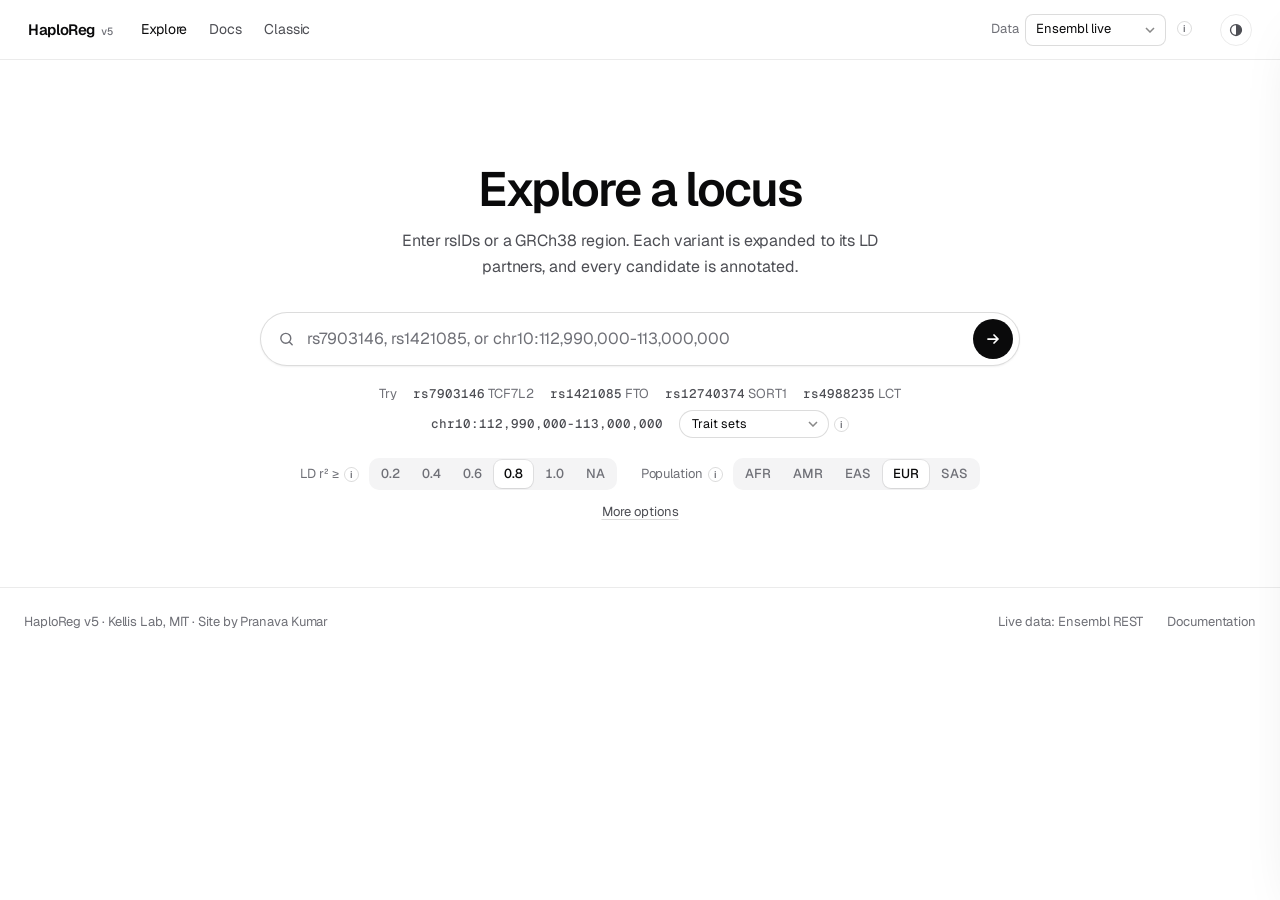
<file: explore/index.html>
<!DOCTYPE html>
<html lang="en">
<head>
<meta charset="utf-8">
<meta name="viewport" content="width=device-width, initial-scale=1">
<title>Explore · HaploReg</title>
<meta name="description" content="Expand variants to their LD partners and compare chromatin state, motif changes, protein binding and trait associations.">
<link rel="preconnect" href="https://fonts.googleapis.com">
<link rel="preconnect" href="https://fonts.gstatic.com" crossorigin>
<link href="https://fonts.googleapis.com/css2?family=Geist:wght@400;500;600&family=Geist+Mono:wght@400;500&display=swap" rel="stylesheet">
<link rel="stylesheet" href="../assets/site.css">
<script src="../shared/epigenomes.js"></script>
<script src="../shared/engine.js"></script>
<script src="../shared/glossary.js"></script>
<script src="../shared/source-ensembl.js"></script>
<script src="../shared/source-demo.js"></script>
<script src="../assets/ui.js"></script>
</head>
<body class="app" data-root="../">
<header class="topbar">
  <a class="wordmark" href="../">HaploReg<sup>v5</sup></a>
  <nav class="topnav">
    <a href="./" class="active">Explore</a>
    <a href="../docs/">Docs</a>
    <a href="../classic/index.html" id="classicLink" class="hide-xs">Classic</a>
  </nav>
  <div class="spacer"></div>
  <label class="source-pill"><span class="txt">Data</span><select id="source" aria-label="Data source"></select><span id="sourceInfo"></span></label>
  <button class="icon-btn" id="themeBtn" type="button" title="Switch light / dark" aria-label="Switch light or dark appearance"></button>
</header>

<main>
  <section class="intro">
    <h1>Explore a locus</h1>
    <p>Enter rsIDs or a GRCh38 region. Each variant is expanded to its LD partners, and every candidate is annotated.</p>
  </section>

  <form class="searchcard" id="searchForm" autocomplete="off" role="search">
    <div class="searchrow">
      <div class="searchbox">
        <svg width="17" height="17" viewBox="0 0 24 24" fill="none" stroke="currentColor" stroke-width="2" stroke-linecap="round" aria-hidden="true"><circle cx="11" cy="11" r="7"/><path d="m20 20-3.5-3.5"/></svg>
        <input id="q" type="search" spellcheck="false" aria-label="Variants or region"
          placeholder="rs7903146, rs1421085, or chr10:112,990,000-113,000,000">
        <button class="go" type="submit" id="goBtn" aria-label="Search">
          <svg width="16" height="16" viewBox="0 0 16 16" fill="none" stroke="currentColor" stroke-width="1.75" stroke-linecap="round" stroke-linejoin="round" aria-hidden="true"><path d="M3 8h10M9 4l4 4-4 4"/></svg>
        </button>
      </div>
    </div>
    <div class="examples" id="examples"></div>
    <div class="controls" id="controls"></div>
  </form>

  <div id="banners"></div>
  <div id="results"></div>
</main>

<footer class="foot">
  <span>HaploReg v5 · Kellis Lab, MIT · Site by Pranava Kumar</span>
  <span class="spacer"></span>
  <a href="https://rest.ensembl.org" target="_blank" rel="noopener">Live data: Ensembl REST</a>
  <a href="../docs/">Documentation</a>
</footer>

<div class="drawer-backdrop" id="backdrop" hidden></div>
<aside class="drawer" id="drawer" aria-hidden="true" aria-label="Variant record"></aside>

<script src="map.js"></script>
<script src="explore.js"></script>
</body>
</html>
</file>
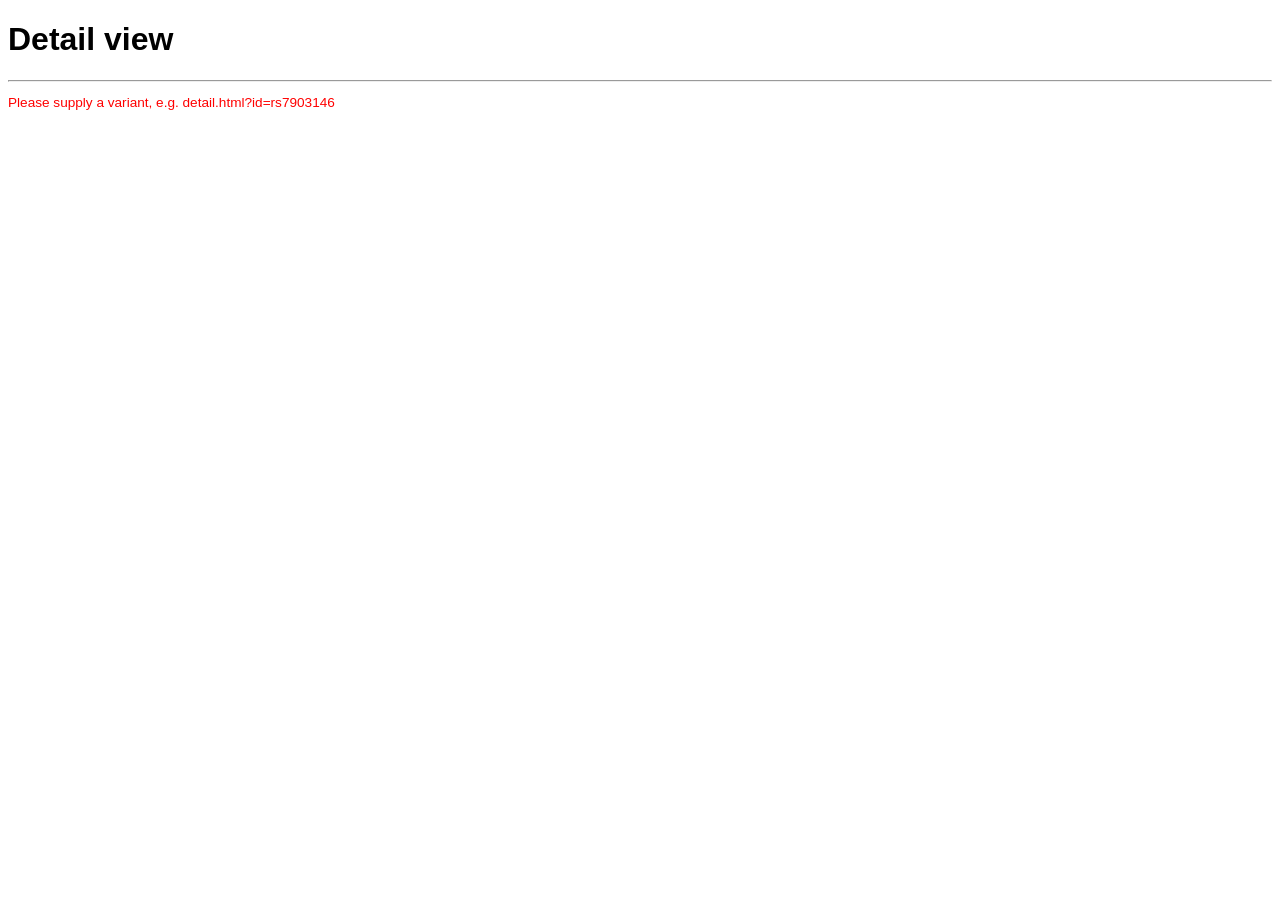
<file: classic/detail.html>
<!DOCTYPE html>
<html>
<head>
<meta charset="utf-8">
<title>HaploReg v5 variant detail view</title>
<link rel="stylesheet" type="text/css" href="classic.css">
<script src="../shared/epigenomes.js"></script>
<script src="../shared/engine.js"></script>
<script src="../shared/glossary.js"></script>
<script src="../shared/source-ensembl.js"></script>
<script src="../shared/source-demo.js"></script>
</head>
<body>
<div id="detail"><p class="status">Loading...</p></div>
<script src="detail.js"></script>
</body>
</html>
</file>
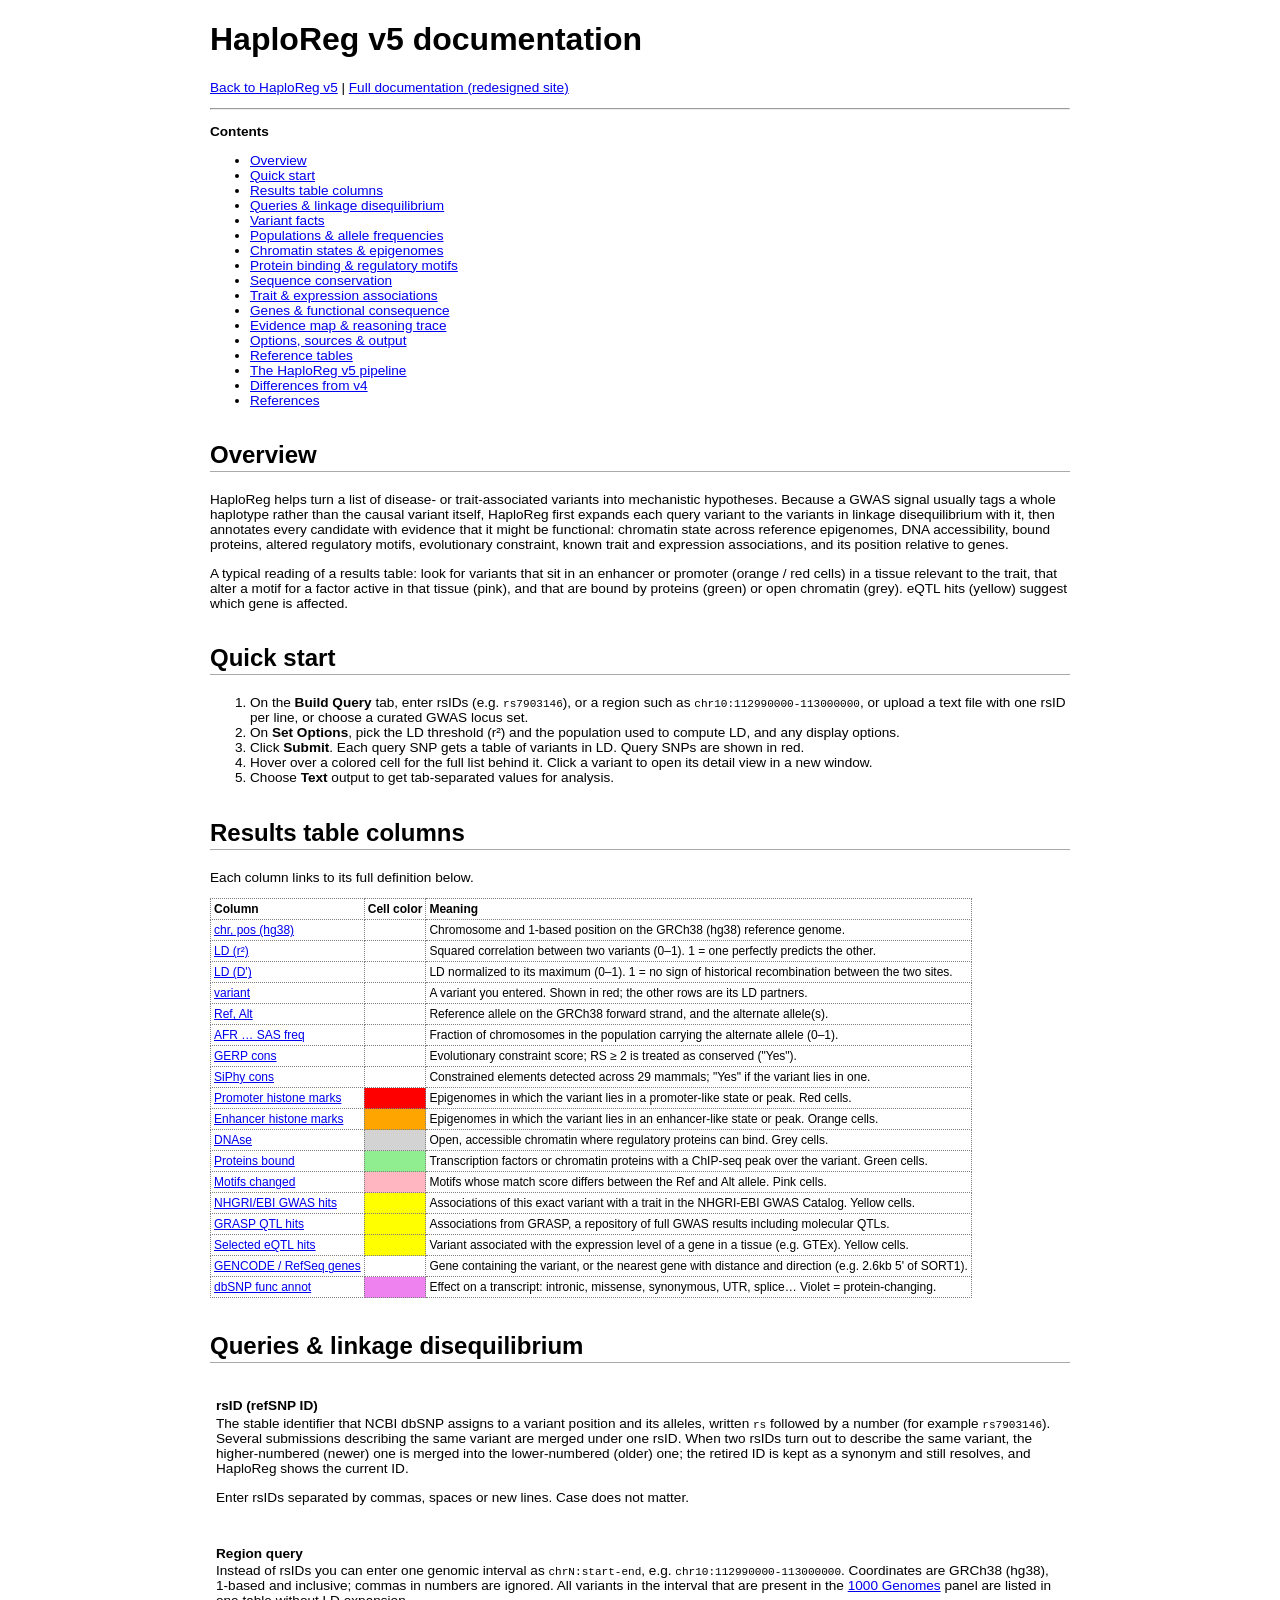
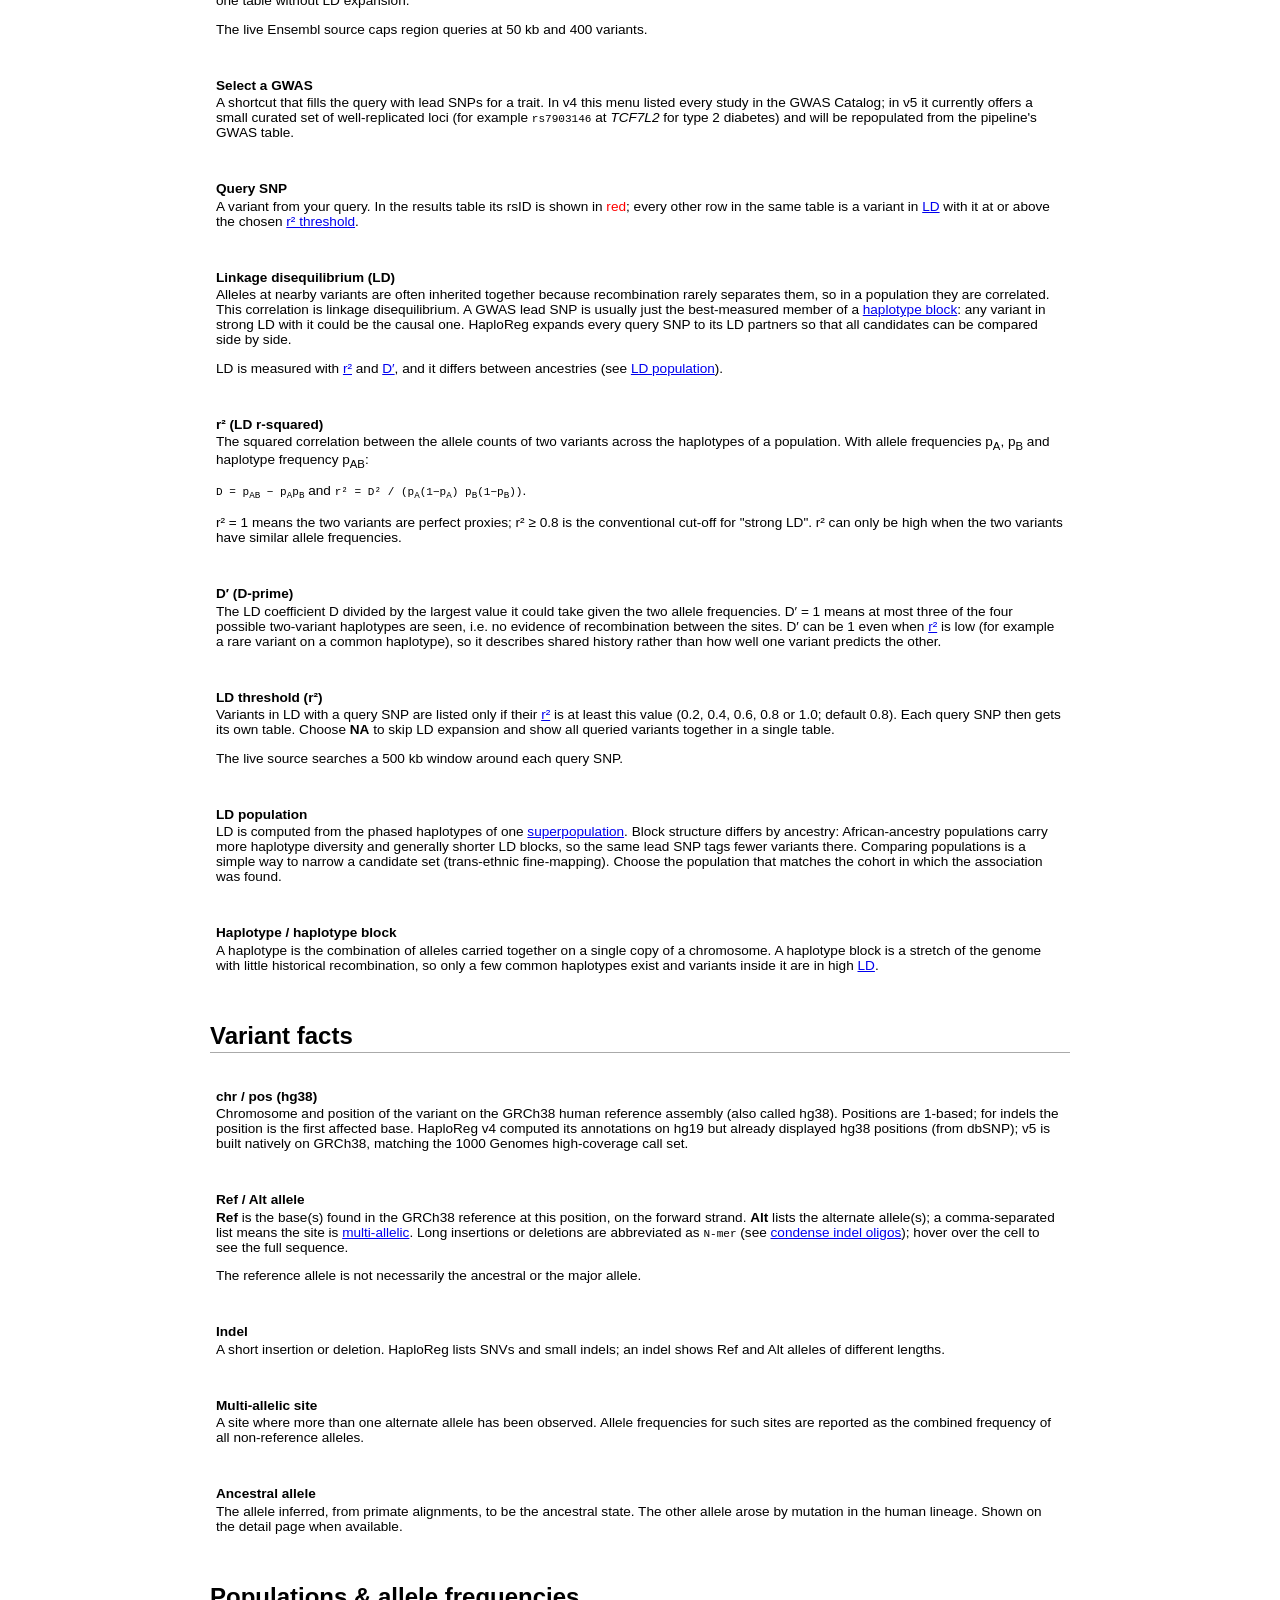
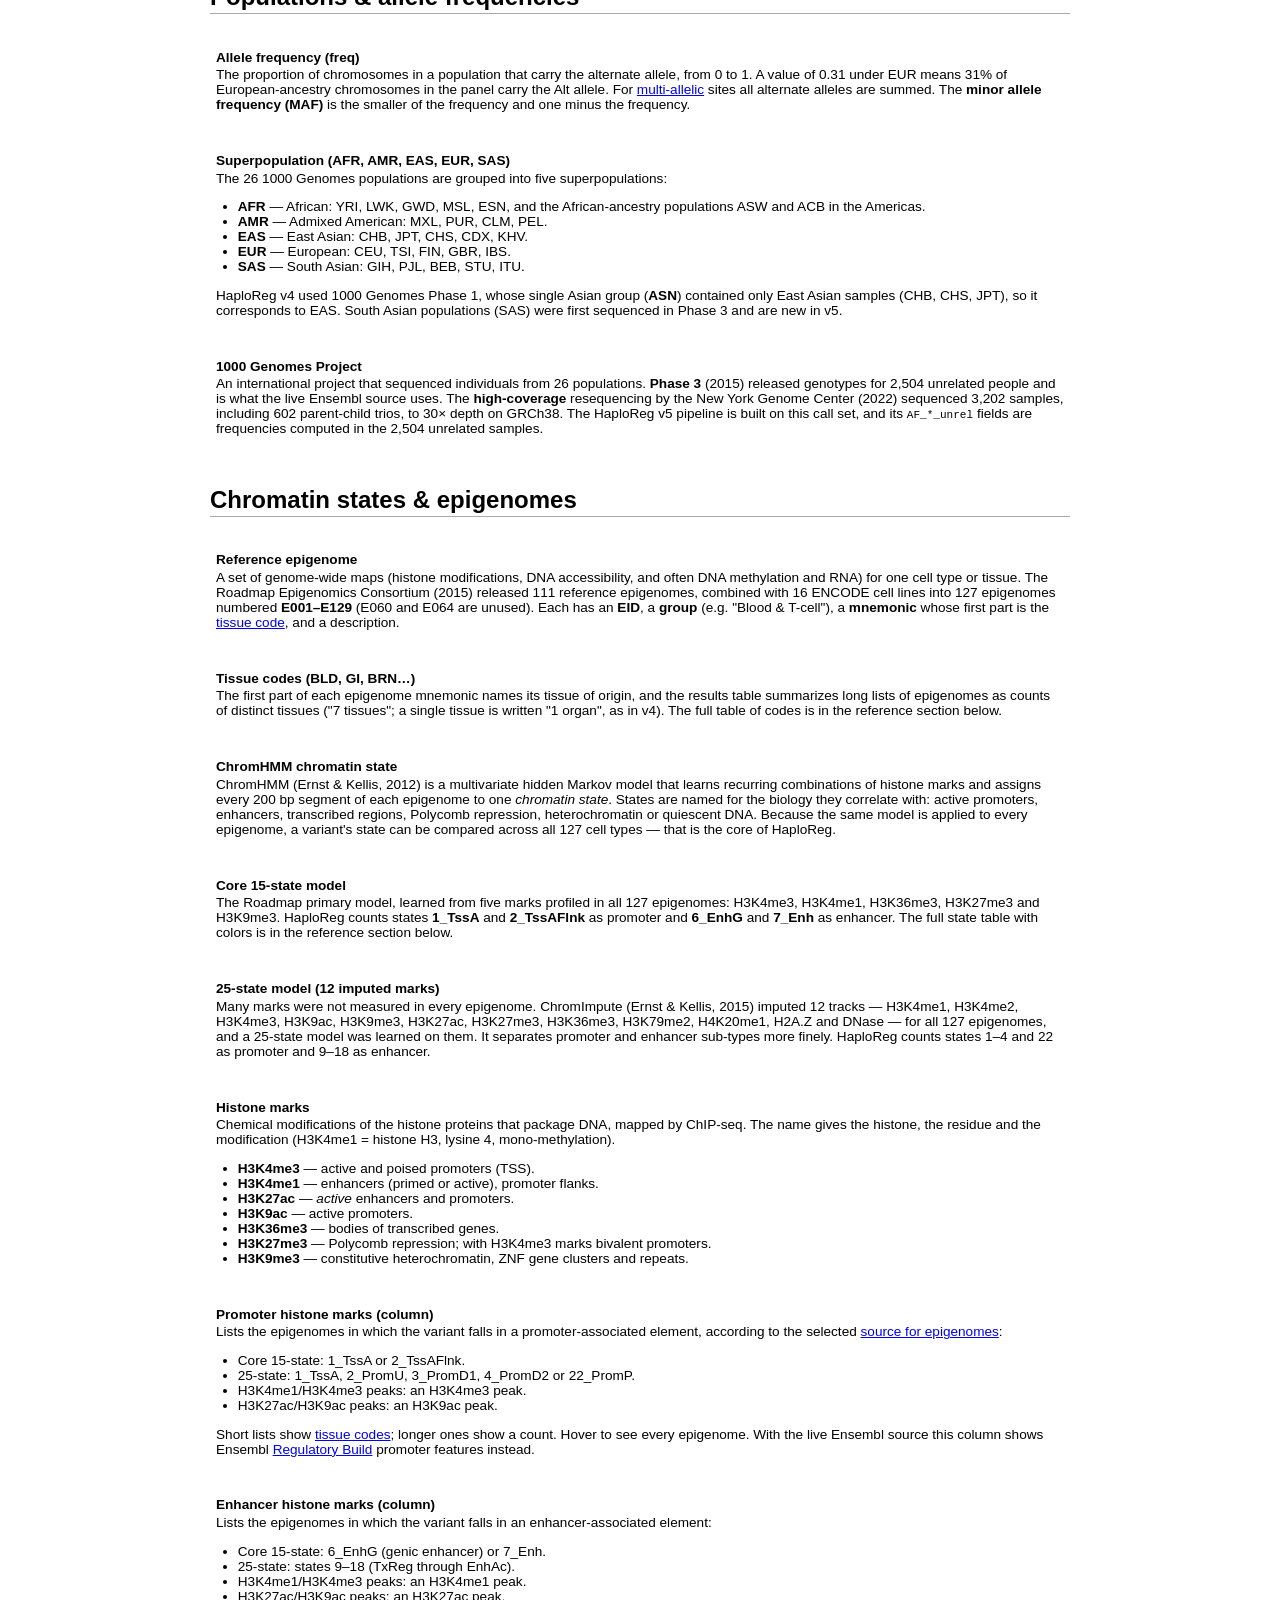
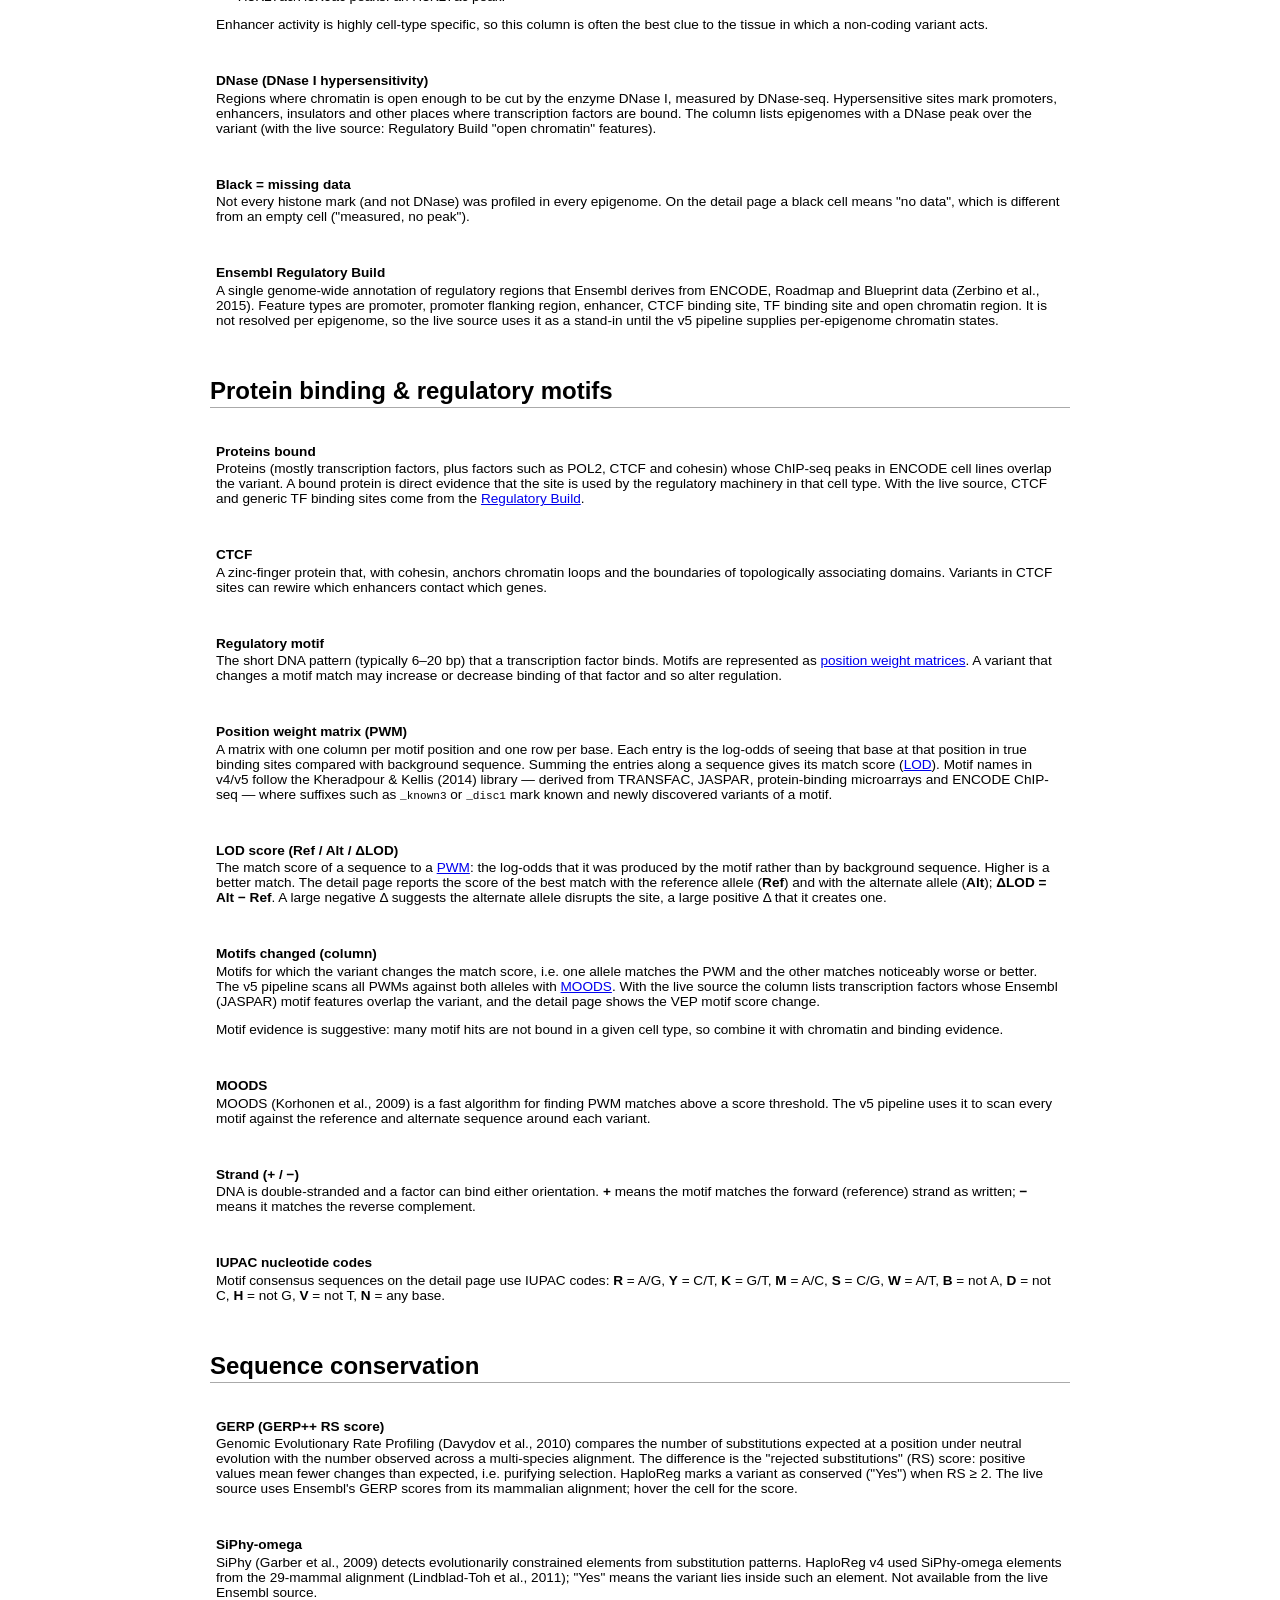
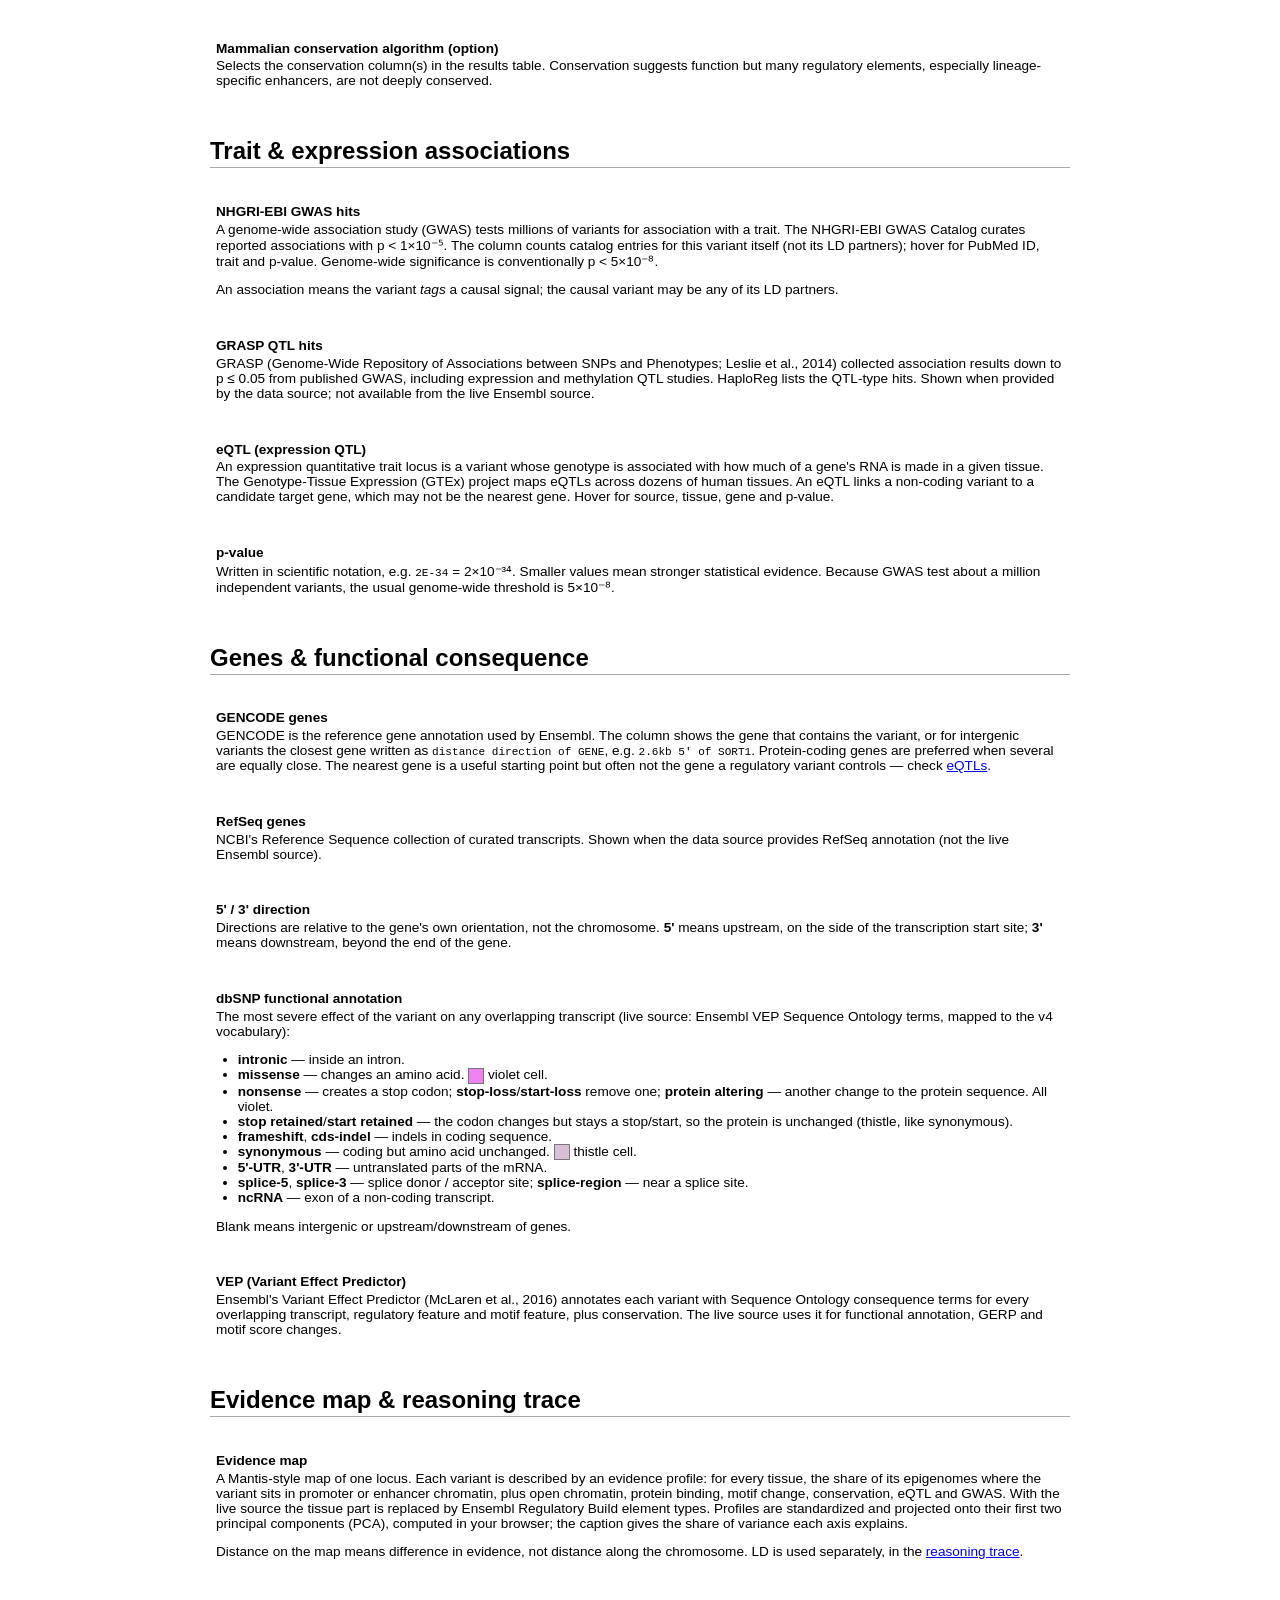
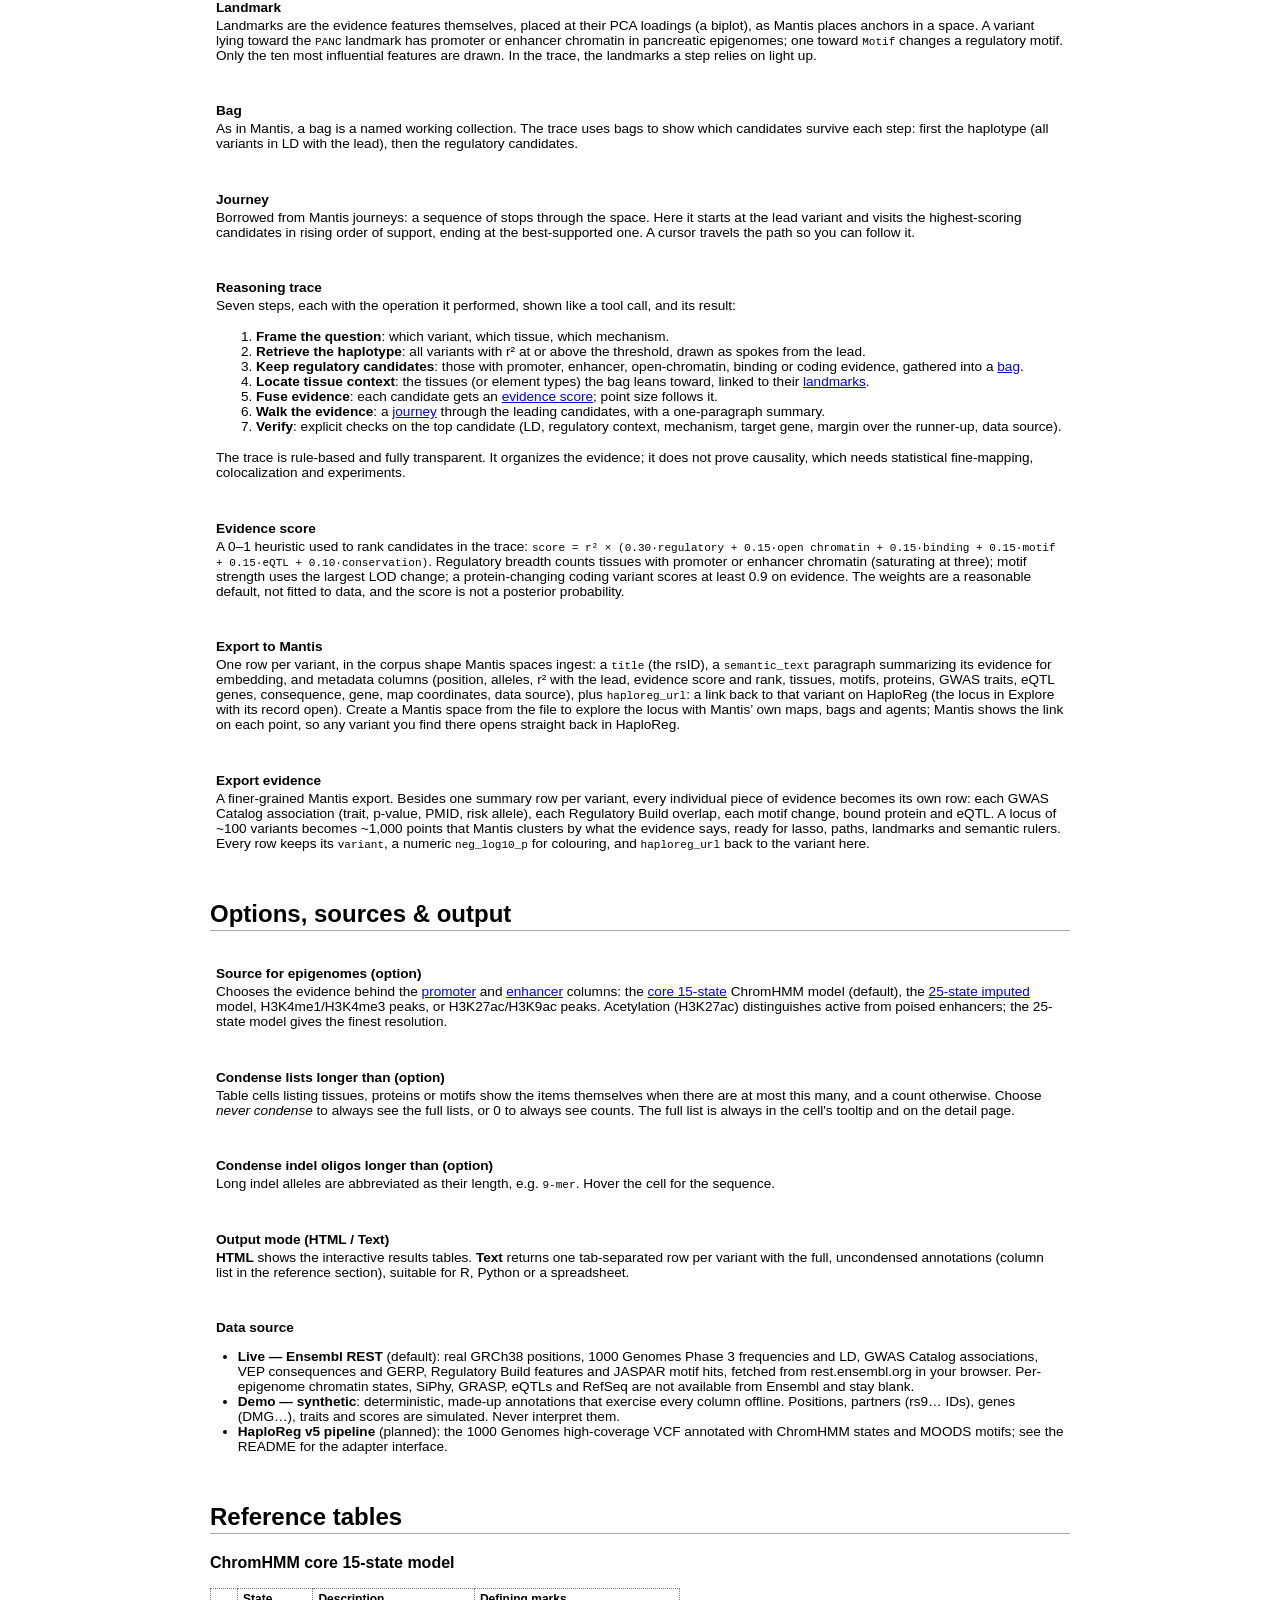
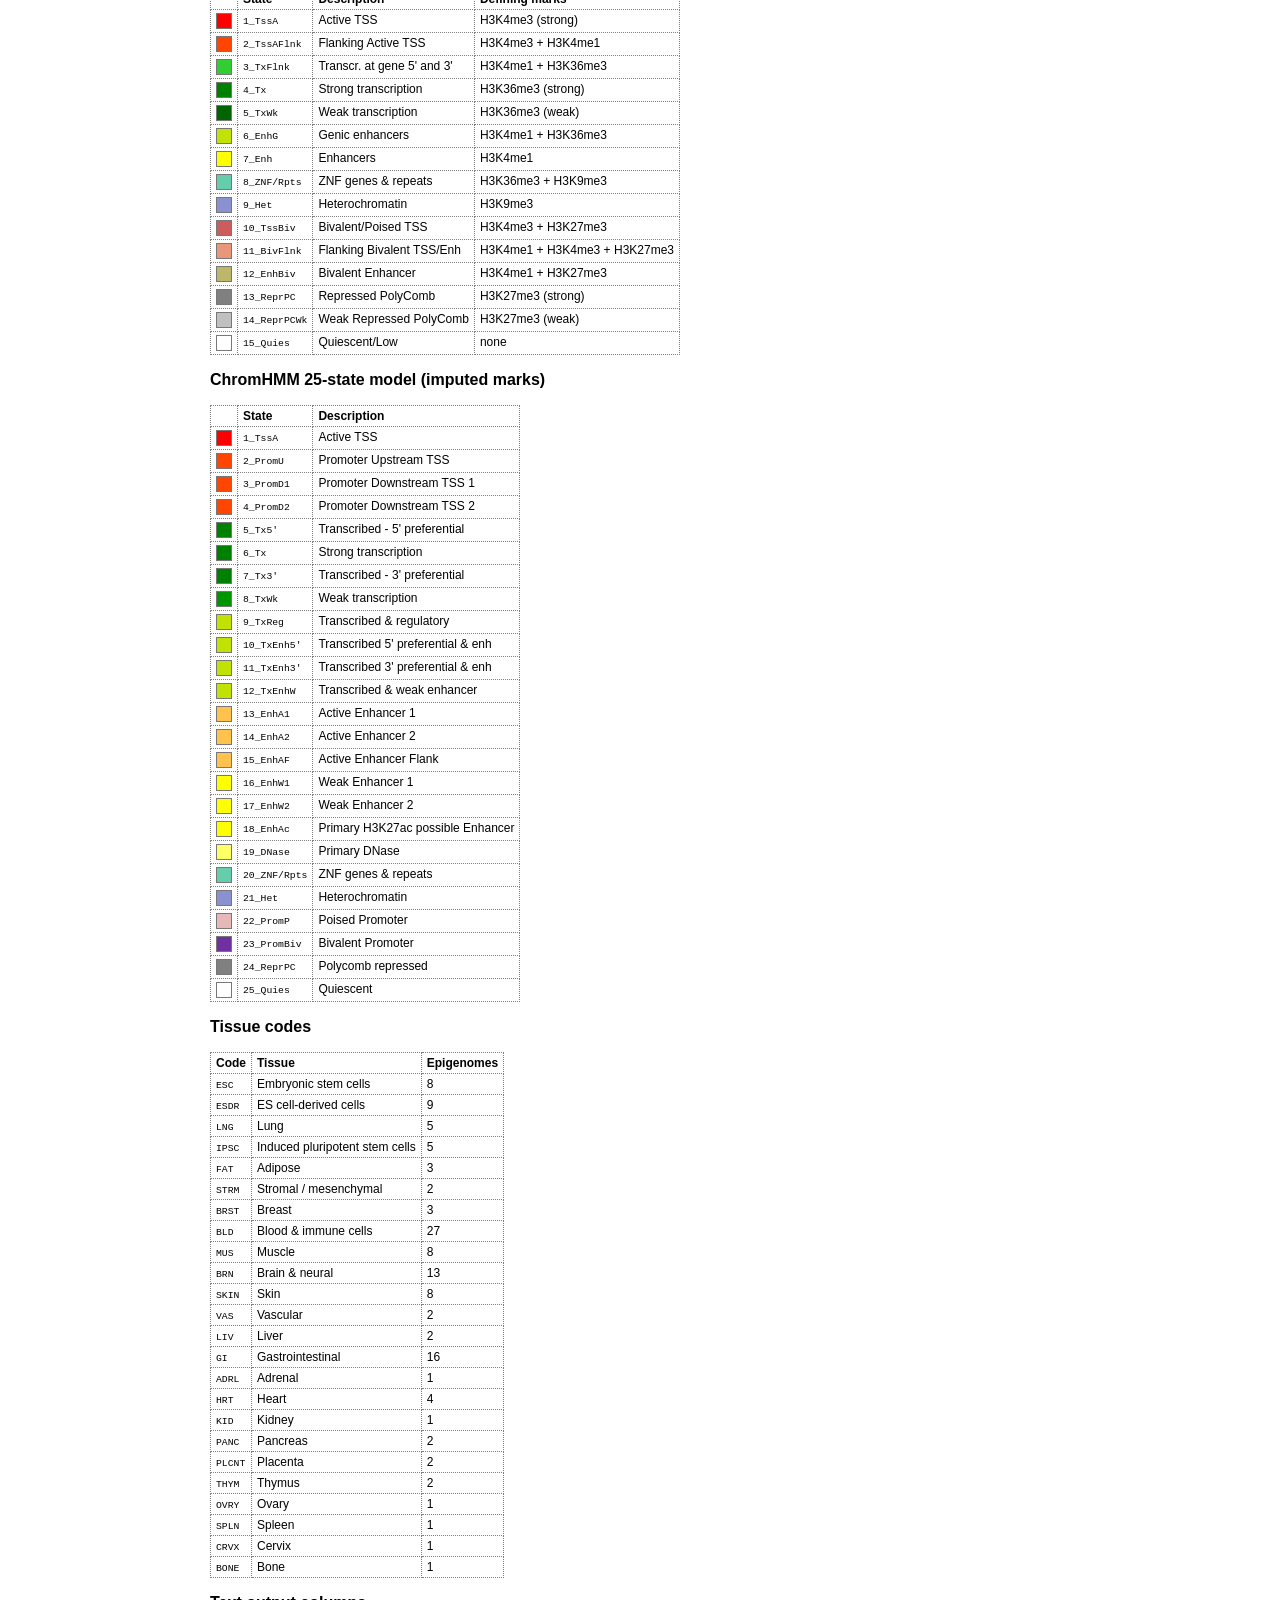
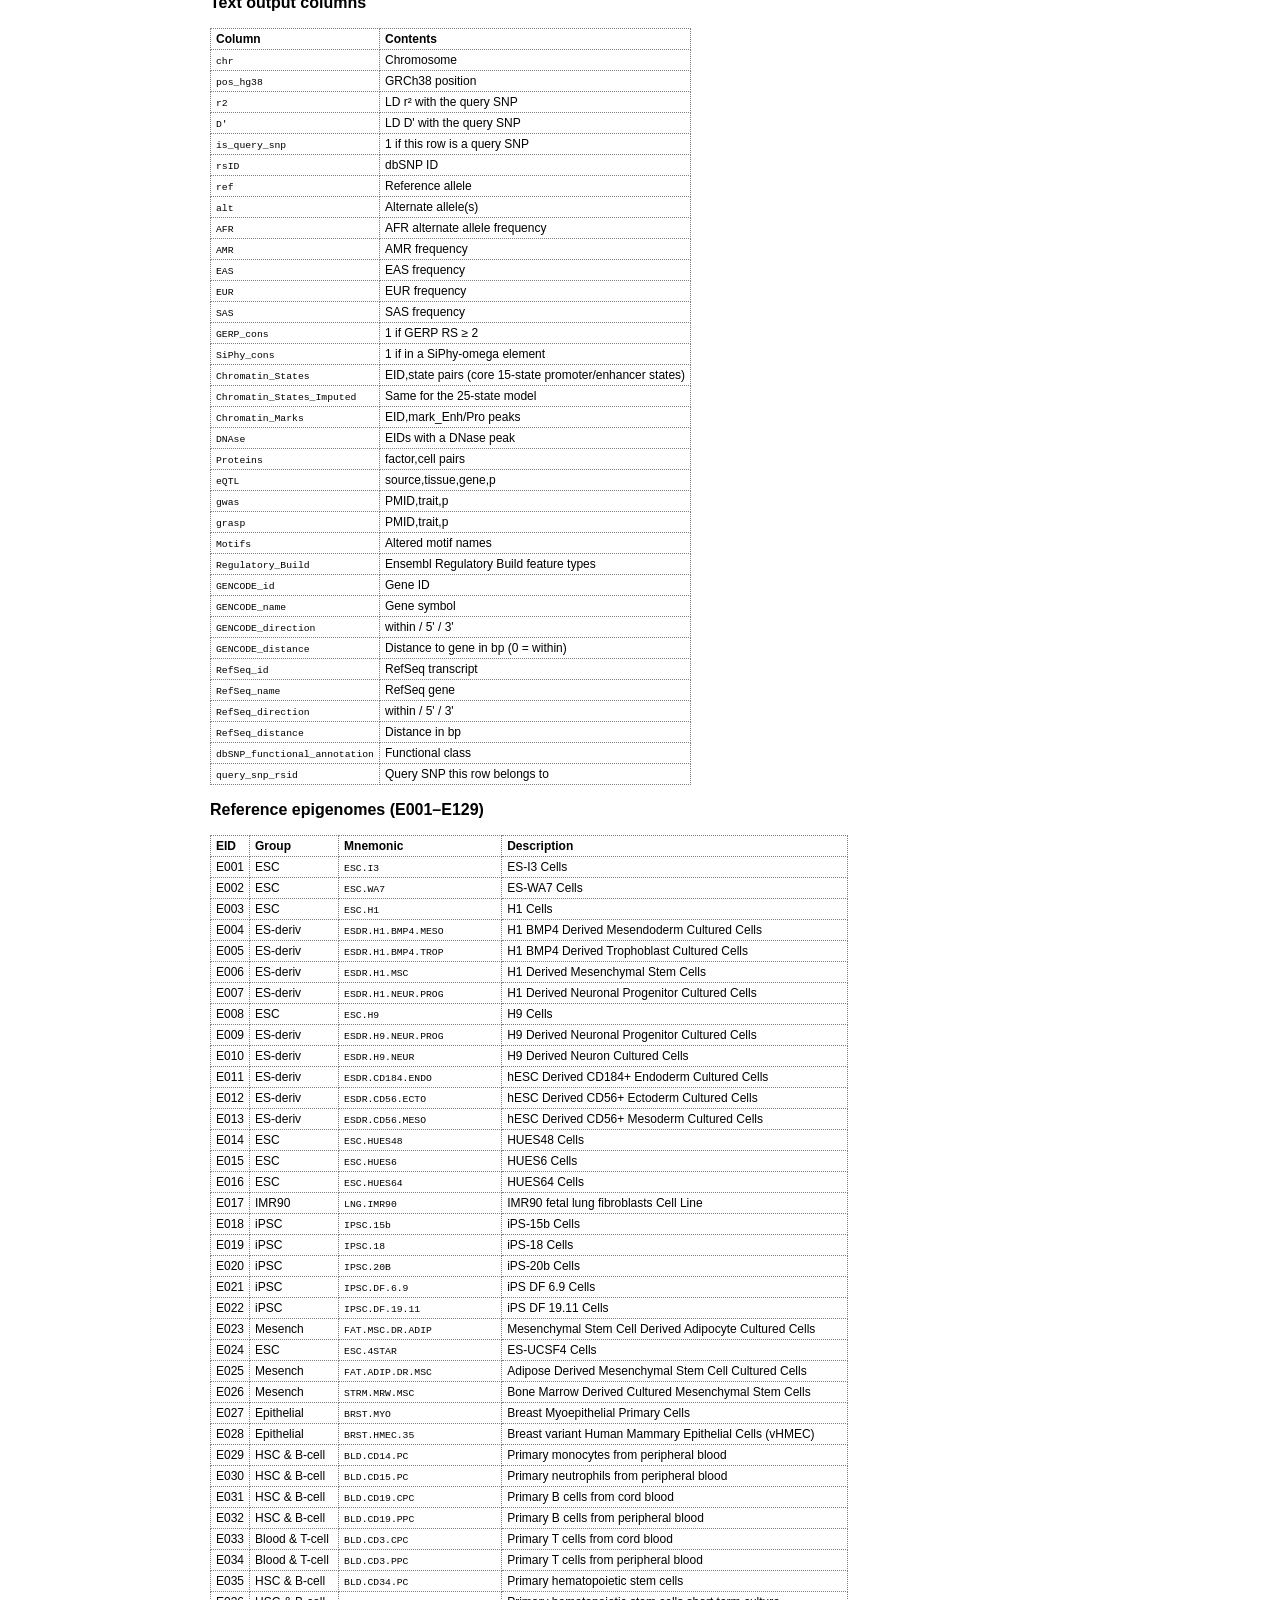
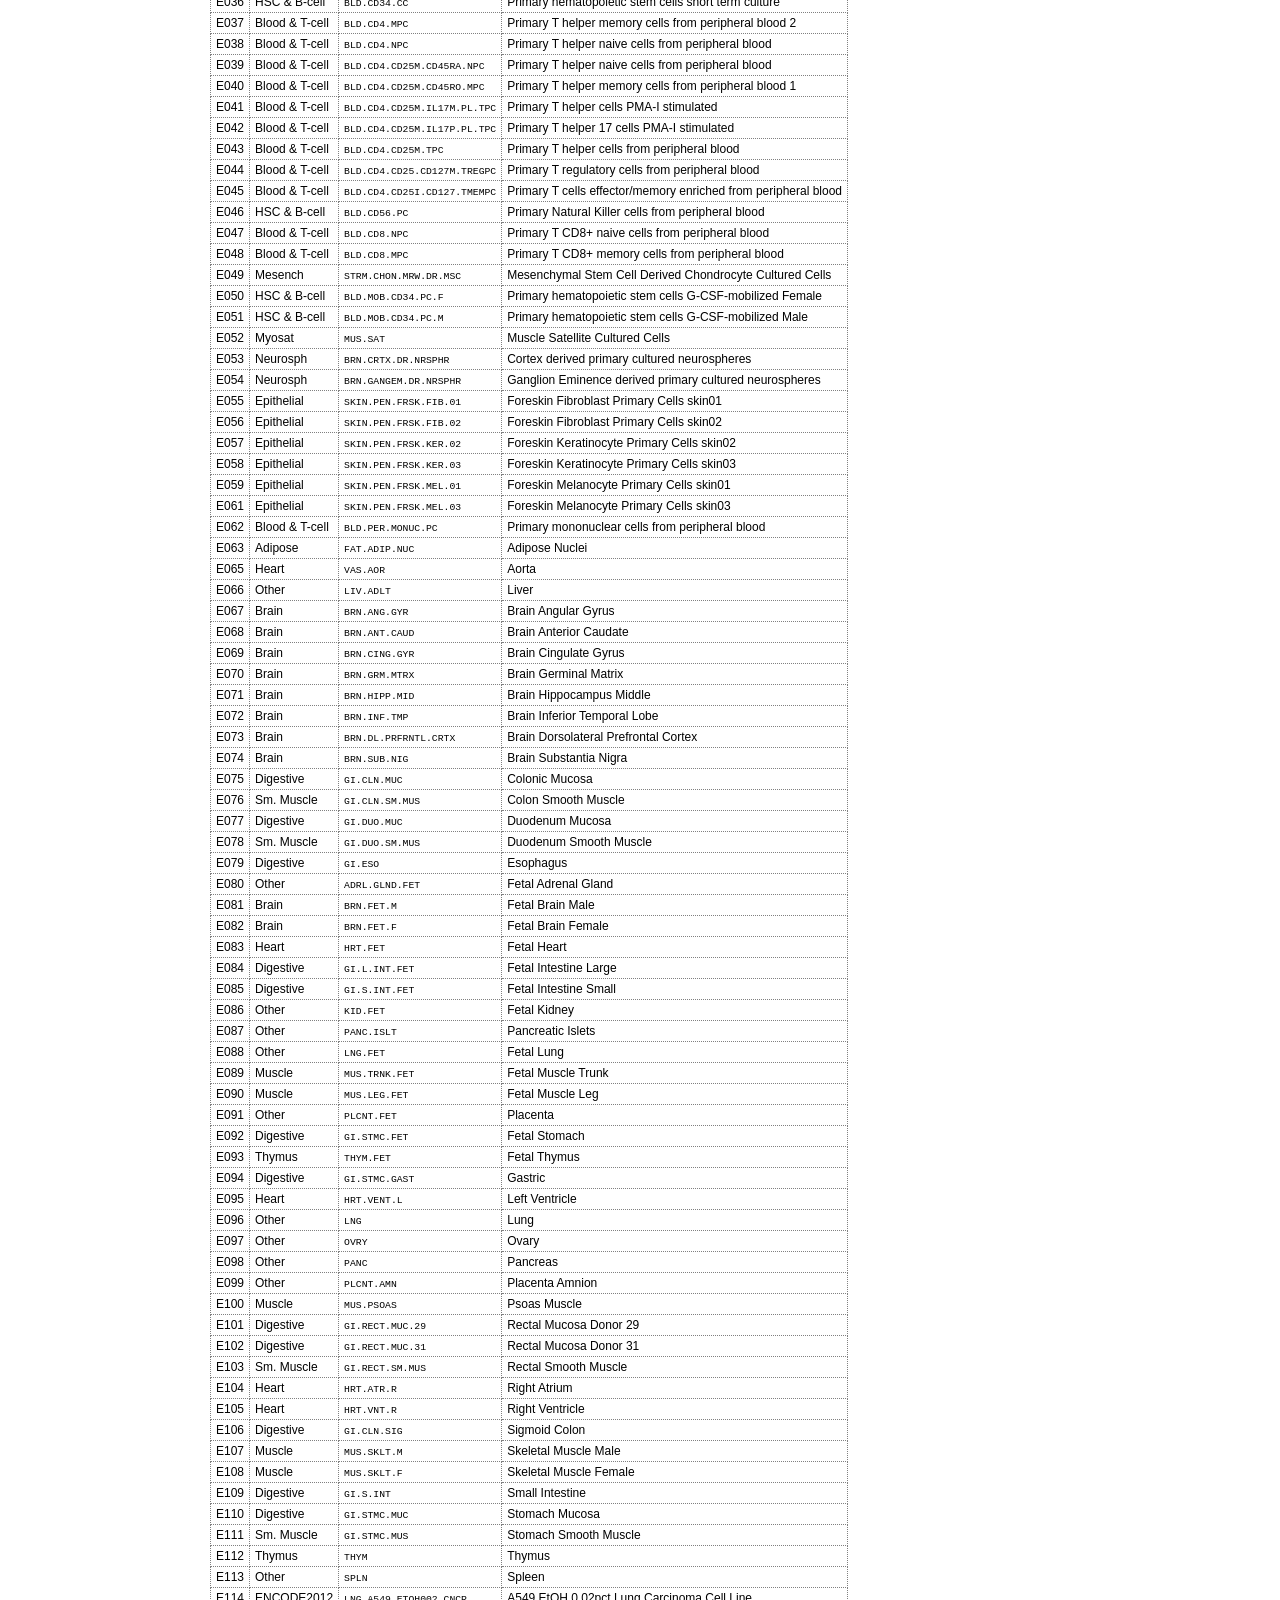
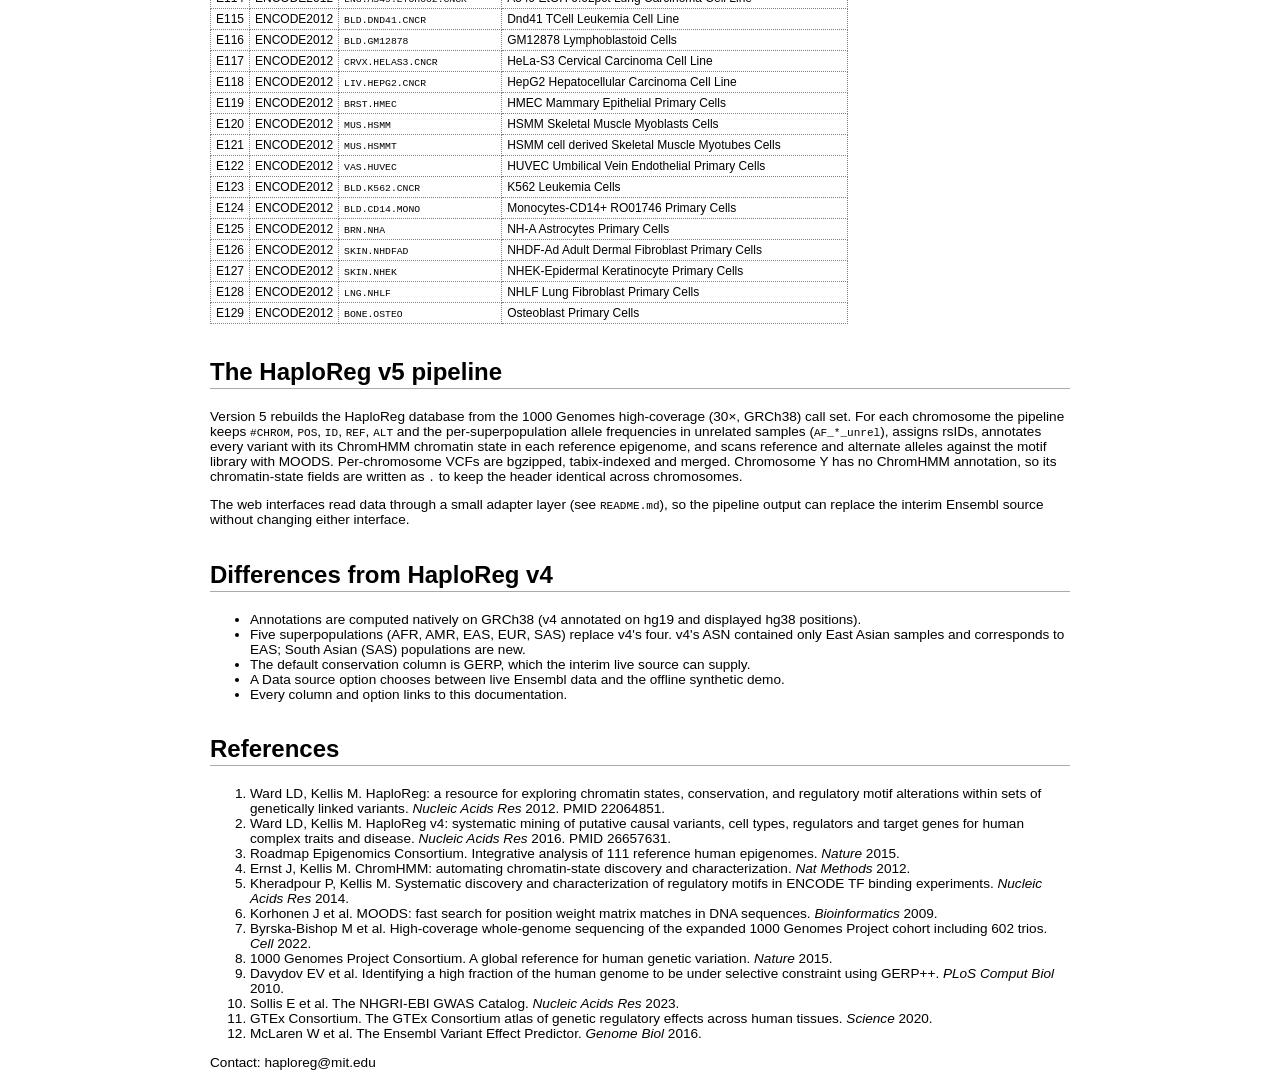
<file: classic/documentation.html>
<!DOCTYPE html>
<html>
<head>
<meta charset="utf-8">
<title>HaploReg v5 documentation</title>
<link rel="stylesheet" type="text/css" href="classic.css">
<script src="../shared/epigenomes.js"></script>
<script src="../shared/engine.js"></script>
<script src="../shared/glossary.js"></script>
</head>
<body class="docpage">
<h1>HaploReg v5 documentation</h1>
<p><a href="index.html">Back to HaploReg v5</a> | <a href="../docs/">Full documentation (redesigned site)</a></p>
<hr>

<p><b>Contents</b></p>
<ul id="toc" class="doc-toc"></ul>

<h2 id="overview">Overview</h2>
<p>HaploReg helps turn a list of disease- or trait-associated variants into mechanistic hypotheses. Because a GWAS signal usually tags a whole haplotype rather than the causal variant itself, HaploReg first expands each query variant to the variants in linkage disequilibrium with it, then annotates every candidate with evidence that it might be functional: chromatin state across reference epigenomes, DNA accessibility, bound proteins, altered regulatory motifs, evolutionary constraint, known trait and expression associations, and its position relative to genes.</p>
<p>A typical reading of a results table: look for variants that sit in an enhancer or promoter (orange / red cells) in a tissue relevant to the trait, that alter a motif for a factor active in that tissue (pink), and that are bound by proteins (green) or open chromatin (grey). eQTL hits (yellow) suggest which gene is affected.</p>

<h2 id="quickstart">Quick start</h2>
<ol class="doc-list">
	<li>On the <b>Build Query</b> tab, enter rsIDs (e.g. <code>rs7903146</code>), or a region such as <code>chr10:112990000-113000000</code>, or upload a text file with one rsID per line, or choose a curated GWAS locus set.</li>
	<li>On <b>Set Options</b>, pick the LD threshold (r²) and the population used to compute LD, and any display options.</li>
	<li>Click <b>Submit</b>. Each query SNP gets a table of variants in LD. Query SNPs are shown in red.</li>
	<li>Hover over a colored cell for the full list behind it. Click a variant to open its detail view in a new window.</li>
	<li>Choose <b>Text</b> output to get tab-separated values for analysis.</li>
</ol>

<h2 id="columns">Results table columns</h2>
<p>Each column links to its full definition below.</p>
<table class="detailtable doc-columns" id="columnTable"></table>

<div id="glossary"></div>

<h2 id="reference">Reference tables</h2>
<h3 class="doc-h3" id="ref-states15">ChromHMM core 15-state model</h3>
<div id="refStates15"></div>
<h3 class="doc-h3" id="ref-states25">ChromHMM 25-state model (imputed marks)</h3>
<div id="refStates25"></div>
<h3 class="doc-h3" id="ref-tissues">Tissue codes</h3>
<div id="refTissues"></div>
<h3 class="doc-h3" id="ref-text">Text output columns</h3>
<div id="refText"></div>
<h3 class="doc-h3" id="ref-epigenomes">Reference epigenomes (E001–E129)</h3>
<div id="refEpigenomes"></div>

<h2 id="pipeline">The HaploReg v5 pipeline</h2>
<p>Version 5 rebuilds the HaploReg database from the 1000 Genomes high-coverage (30×, GRCh38) call set. For each chromosome the pipeline keeps <code>#CHROM</code>, <code>POS</code>, <code>ID</code>, <code>REF</code>, <code>ALT</code> and the per-superpopulation allele frequencies in unrelated samples (<code>AF_*_unrel</code>), assigns rsIDs, annotates every variant with its ChromHMM chromatin state in each reference epigenome, and scans reference and alternate alleles against the motif library with MOODS. Per-chromosome VCFs are bgzipped, tabix-indexed and merged. Chromosome Y has no ChromHMM annotation, so its chromatin-state fields are written as <code>.</code> to keep the header identical across chromosomes.</p>
<p>The web interfaces read data through a small adapter layer (see <code>README.md</code>), so the pipeline output can replace the interim Ensembl source without changing either interface.</p>

<h2 id="differences">Differences from HaploReg v4</h2>
<ul class="doc-list">
	<li>Annotations are computed natively on GRCh38 (v4 annotated on hg19 and displayed hg38 positions).</li>
	<li>Five superpopulations (AFR, AMR, EAS, EUR, SAS) replace v4's four. v4's ASN contained only East Asian samples and corresponds to EAS; South Asian (SAS) populations are new.</li>
	<li>The default conservation column is GERP, which the interim live source can supply.</li>
	<li>A Data source option chooses between live Ensembl data and the offline synthetic demo.</li>
	<li>Every column and option links to this documentation.</li>
</ul>

<h2 id="references">References</h2>
<ol class="doc-list" id="refs"></ol>
<p>Contact: haploreg@mit.edu</p>

<script>
(function () {
	var esc = HR.util.escape;
	function linkify(html) {
		return html.replace(/<a data-term="([\w-]+)">/g, '<a href="#$1">');
	}

	var toc = [['overview', 'Overview'], ['quickstart', 'Quick start'], ['columns', 'Results table columns']]
		.concat(HR.DOC_CATEGORIES.map(function (c) { return ['cat-' + c.id, c.title]; }))
		.concat([['reference', 'Reference tables'], ['pipeline', 'The HaploReg v5 pipeline'], ['differences', 'Differences from v4'], ['references', 'References']]);
	document.getElementById('toc').innerHTML = toc.map(function (t) {
		return '<li><a href="#' + t[0] + '">' + esc(t[1]) + '</a></li>';
	}).join('');

	var cols = [
		['chr, pos (hg38)', '', 'pos'], ['LD (r²)', '', 'r2'], ["LD (D')", '', 'dprime'], ['variant', '', 'query-snp'],
		['Ref, Alt', '', 'ref-alt'], ['AFR … SAS freq', '', 'af'], ['GERP cons', '', 'gerp'], ['SiPhy cons', '', 'siphy'],
		['Promoter histone marks', 'promoter', 'promoter-marks'], ['Enhancer histone marks', 'enhancer', 'enhancer-marks'],
		['DNAse', 'dnase', 'dnase'], ['Proteins bound', 'proteins', 'proteins'], ['Motifs changed', 'motifs', 'motifs-changed'],
		['NHGRI/EBI GWAS hits', 'eqtls', 'gwas'], ['GRASP QTL hits', 'eqtls', 'grasp'], ['Selected eQTL hits', 'eqtls', 'eqtl'],
		['GENCODE / RefSeq genes', '', 'gencode'], ['dbSNP func annot', 'nonsilent', 'func']
	];
	document.getElementById('columnTable').innerHTML = '<tr><td><b>Column</b></td><td><b>Cell color</b></td><td><b>Meaning</b></td></tr>' +
		cols.map(function (c) {
			var g = HR.GLOSSARY_BY_ID[c[2]];
			return '<tr><td><a href="#' + c[2] + '">' + esc(c[0]) + '</a></td><td' + (c[1] ? ' class="' + c[1] + '"' : '') + '></td><td>' + esc(g.short) + '</td></tr>';
		}).join('');

	document.getElementById('glossary').innerHTML = HR.DOC_CATEGORIES.map(function (c) {
		return '<h2 id="cat-' + c.id + '">' + esc(c.title) + '</h2>' + HR.GLOSSARY.filter(function (g) { return g.cat === c.id; }).map(function (g) {
			return '<div class="doc-term" id="' + g.id + '"><p class="doc-term-name"><b>' + esc(g.term) + '</b></p><div class="doc-term-body">' + linkify(g.body) + '</div></div>';
		}).join('');
	}).join('');

	var ref = HR.renderDocReference();
	document.getElementById('refStates15').innerHTML = ref.states15;
	document.getElementById('refStates25').innerHTML = ref.states25;
	document.getElementById('refTissues').innerHTML = ref.tissues;
	document.getElementById('refText').innerHTML = ref.textColumns;
	document.getElementById('refEpigenomes').innerHTML = ref.epigenomes;
	document.getElementById('refs').innerHTML = HR.DOC_REFERENCES.map(function (r) { return '<li>' + r + '</li>'; }).join('');

	// Content is generated after load, so jump to the requested anchor now that it exists.
	function jump() {
		document.querySelectorAll('.doc-target').forEach(function (e) { e.classList.remove('doc-target'); });
		var el = location.hash && document.getElementById(location.hash.slice(1));
		if (el) { el.scrollIntoView(); el.classList.add('doc-target'); }
	}
	jump();
	window.addEventListener('hashchange', jump);
	var loaded = Date.now();
	window.addEventListener('resize', function () { if (location.hash && Date.now() - loaded < 4000) jump(); });
})();
</script>
</body>
</html>
</file>
<file: assets/site.css>
/* HaploReg v5 — design system for the landing page, Explore and Docs. (Classic keeps the v4 stylesheet.)
 *
 * Monochrome by design: the only colours on screen are data (ChromHMM state colours and the small
 * evidence dots), so colour always means something. Geist for text, Geist Mono for genomic data. */

:root {
  --bg: #ffffff;
  --bg-2: #fafafa;
  --surface: #ffffff;
  --surface-2: #f4f4f5;
  --surface-3: #e8e8eb;
  --line: rgba(10, 10, 12, 0.08);
  --line-2: rgba(10, 10, 12, 0.14);
  --fg: #0a0a0b;
  --fg-2: #4d4e54;   /* 8.3:1 on white */
  --fg-3: #6f7077;   /* 5.0:1 on white */
  --shadow-sm: 0 1px 2px rgba(10, 10, 12, 0.06);
  --shadow-lg: 0 24px 64px -16px rgba(10, 10, 12, 0.18), 0 2px 8px rgba(10, 10, 12, 0.06);
  --ring: 0 0 0 4px rgba(10, 10, 12, 0.07);

  /* Data dots: muted versions of the chromatin / evidence colours. Used only as small markers. */
  --d-promoter: #e5484d;
  --d-enhancer: #f5a524;
  --d-dnase: #9a9aa2;
  --d-protein: #30a46c;
  --d-motif: #d6409f;
  --d-assoc: #c29a00;
  --d-coding: #8e4ec6;
  --d-cons: #0b84e6;

  --radius: 14px;
  --radius-md: 10px;
  --radius-sm: 8px;
  --font: "Geist", -apple-system, BlinkMacSystemFont, "Segoe UI", system-ui, sans-serif;
  --mono: "Geist Mono", ui-monospace, "SFMono-Regular", Menlo, Consolas, monospace;
  --ease: cubic-bezier(0.2, 0.7, 0.2, 1);
  color-scheme: light;

  /* Names the app scripts use for inline styles. */
  --surface-1: var(--surface);
  --border: var(--line);
  --border-strong: var(--line-2);
  --text: var(--fg);
  --text-2: var(--fg-2);
  --text-3: var(--fg-3);
  --accent: var(--fg);
  --accent-strong: var(--fg);
  --accent-soft: var(--surface-2);
  --accent-contrast: var(--bg);
  --query: var(--fg);
  --c-promoter-fg: var(--d-promoter);
  --c-enhancer-fg: var(--d-enhancer);
  --c-dnase-fg: var(--d-dnase);
  --c-protein-fg: var(--d-protein);
  --c-motif-fg: var(--d-motif);
  --c-assoc-fg: var(--d-assoc);
  --c-coding-fg: var(--d-coding);
  --c-cons-fg: var(--d-cons);
}

@media (prefers-color-scheme: dark) {
  :root:not([data-theme="light"]) {
    --bg: #09090b; --bg-2: #0c0c0e; --surface: #0e0e11; --surface-2: #16161a; --surface-3: #212126;
    --line: rgba(255, 255, 255, 0.08); --line-2: rgba(255, 255, 255, 0.14);
    --fg: #ededef; --fg-2: #a0a0a8; --fg-3: #7d7d86;
    --shadow-sm: 0 1px 2px rgba(0, 0, 0, 0.5);
    --shadow-lg: 0 24px 64px -16px rgba(0, 0, 0, 0.7), 0 0 0 1px rgba(255, 255, 255, 0.06);
    --ring: 0 0 0 4px rgba(255, 255, 255, 0.08);
    --d-dnase: #8a8a93;
    color-scheme: dark;
  }
}
:root[data-theme="dark"] {
  --bg: #09090b; --bg-2: #0c0c0e; --surface: #0e0e11; --surface-2: #16161a; --surface-3: #212126;
  --line: rgba(255, 255, 255, 0.08); --line-2: rgba(255, 255, 255, 0.14);
  --fg: #ededef; --fg-2: #a0a0a8; --fg-3: #7d7d86;
  --shadow-sm: 0 1px 2px rgba(0, 0, 0, 0.5);
  --shadow-lg: 0 24px 64px -16px rgba(0, 0, 0, 0.7), 0 0 0 1px rgba(255, 255, 255, 0.06);
  --ring: 0 0 0 4px rgba(255, 255, 255, 0.08);
  --d-dnase: #8a8a93;
  color-scheme: dark;
}

/* ------------------------------------------------------------ base */
*, *::before, *::after { box-sizing: border-box; }
html { -webkit-text-size-adjust: 100%; text-rendering: optimizeLegibility; }
body {
  margin: 0;
  background: var(--bg);
  color: var(--fg);
  font: 15px/1.6 var(--font);
  letter-spacing: -0.006em;
  -webkit-font-smoothing: antialiased;
  -moz-osx-font-smoothing: grayscale;
}
a { color: inherit; text-decoration: none; }
p a, .prose a, dd a, td a { text-decoration: underline; text-decoration-color: var(--line-2); text-underline-offset: 3px; }
p a:hover, .prose a:hover, dd a:hover, td a:hover { text-decoration-color: currentColor; }
code, .mono { font-family: var(--mono); font-size: 0.9em; letter-spacing: 0; }
button { font: inherit; color: inherit; }
::selection { background: var(--fg); color: var(--bg); }
:focus-visible { outline: 2px solid var(--fg); outline-offset: 2px; border-radius: 4px; }
[hidden] { display: none !important; }
.muted { color: var(--fg-3); }

/* ------------------------------------------------------------ top bar */
.topbar {
  position: sticky; top: 0; z-index: 30;
  display: flex; align-items: center; gap: 28px;
  height: 60px; padding: 0 28px;
  background: color-mix(in srgb, var(--bg) 82%, transparent);
  backdrop-filter: saturate(180%) blur(16px);
  -webkit-backdrop-filter: saturate(180%) blur(16px);
  border-bottom: 1px solid transparent;
  transition: border-color 0.2s var(--ease);
}
.topbar.scrolled, body.app .topbar { border-bottom-color: var(--line); }
.wordmark { font-weight: 600; font-size: 15px; letter-spacing: -0.025em; display: inline-flex; align-items: baseline; gap: 6px; white-space: nowrap; }
.wordmark sup { font: 500 10.5px var(--mono); color: var(--fg-3); letter-spacing: 0; top: 0; }
.topnav { display: flex; gap: 22px; font-size: 14px; }
.topnav a { color: var(--fg-2); transition: color 0.15s; }
.topnav a:hover, .topnav a.active { color: var(--fg); }
.topbar .spacer { flex: 1; }
.source-pill { display: flex; align-items: center; gap: 6px; font-size: 13px; color: var(--fg-3); }
.icon-btn {
  display: inline-grid; place-items: center; width: 32px; height: 32px; border-radius: 999px;
  border: 1px solid var(--line); background: transparent; cursor: pointer; color: var(--fg-2);
  transition: color 0.15s, border-color 0.15s, background 0.15s;
}
.icon-btn:hover { color: var(--fg); border-color: var(--line-2); background: var(--surface-2); }

/* ------------------------------------------------------------ controls */
select, input[type="text"], input[type="search"] {
  font: inherit; font-size: 13px; color: var(--fg); background: var(--surface);
  border: 1px solid var(--line-2); border-radius: var(--radius-sm); padding: 0 10px; height: 32px;
  transition: border-color 0.15s, box-shadow 0.15s;
}
select { padding-right: 28px; appearance: none; -webkit-appearance: none; cursor: pointer;
  background-image: url("data:image/svg+xml,%3Csvg xmlns='http://www.w3.org/2000/svg' width='10' height='6' fill='none' stroke='%23888' stroke-width='1.5'%3E%3Cpath d='M1 1l4 4 4-4'/%3E%3C/svg%3E");
  background-repeat: no-repeat; background-position: right 10px center; }
select:hover, input:hover { border-color: var(--fg-3); }
select:focus, input:focus { outline: none; border-color: var(--fg-3); box-shadow: var(--ring); }
.btn {
  display: inline-flex; align-items: center; justify-content: center; gap: 8px; height: 34px; padding: 0 14px;
  border-radius: 999px; border: 1px solid var(--line-2); background: var(--surface); color: var(--fg);
  font-size: 13.5px; font-weight: 500; cursor: pointer; white-space: nowrap;
  transition: background 0.15s, border-color 0.15s, transform 0.1s;
}
.btn:hover { border-color: var(--fg-3); }
.btn:active { transform: scale(0.98); }
.btn.primary { background: var(--fg); border-color: var(--fg); color: var(--bg); }
.btn.primary:hover { opacity: 0.88; }
.btn.small { height: 30px; padding: 0 12px; font-size: 13px; }
.btn:disabled { opacity: 0.5; cursor: progress; }

.segmented { display: inline-flex; background: var(--surface-2); border-radius: 10px; padding: 2px; gap: 2px; }
.segmented button {
  border: 0; background: transparent; height: 28px; padding: 0 10px; border-radius: 8px; cursor: pointer;
  color: var(--fg-3); font-size: 13px; font-weight: 500; font-variant-numeric: tabular-nums;
  transition: color 0.15s, background 0.15s;
}
.segmented button:hover { color: var(--fg); }
.segmented button[aria-pressed="true"] { background: var(--surface); color: var(--fg); box-shadow: var(--shadow-sm), 0 0 0 1px var(--line); }

/* ------------------------------------------------------------ info popovers */
.info {
  display: inline-grid; place-items: center; width: 15px; height: 15px; margin-left: 5px; padding: 0;
  border-radius: 50%; border: 1px solid var(--line-2); background: transparent;
  color: var(--fg-3); font: 600 9.5px/1 var(--font); cursor: help; vertical-align: 1px; flex: none;
  transition: color 0.15s, border-color 0.15s, background 0.15s;
}
.info:hover, .info[aria-expanded="true"] { color: var(--bg); background: var(--fg); border-color: var(--fg); }
.popover {
  position: fixed; z-index: 100; max-width: 300px; padding: 14px 16px;
  background: var(--surface); color: var(--fg); border: 1px solid var(--line);
  border-radius: var(--radius-md); box-shadow: var(--shadow-lg); font-size: 13px; line-height: 1.5;
  animation: pop-in 0.14s var(--ease);
}
@keyframes pop-in { from { opacity: 0; transform: translateY(-3px); } }
.popover h4 { margin: 0 0 4px; font-size: 13px; font-weight: 600; letter-spacing: -0.01em; }
.popover p { margin: 0 0 10px; color: var(--fg-2); }
.popover a { font-size: 12.5px; font-weight: 500; color: var(--fg); }
.popover a::after { content: " →"; }
.tooltip {
  position: fixed; z-index: 90; pointer-events: none; background: var(--fg); color: var(--bg);
  padding: 7px 10px; border-radius: 8px; font-size: 12px; line-height: 1.45; max-width: 300px;
}

/* ------------------------------------------------------------ landing */
.landing-hero { text-align: center; padding: clamp(48px, 9vh, 104px) 24px 0; position: relative; z-index: 1; }
.landing-hero .kicker { font: 500 12px var(--mono); color: var(--fg-3); letter-spacing: 0; margin: 0 0 22px; }
.landing-hero h1 {
  margin: 0 auto; max-width: 15ch;
  font-size: clamp(40px, 6.4vw, 76px); line-height: 1.02; letter-spacing: -0.045em; font-weight: 600;
}
.landing-hero .lede { margin: 22px auto 0; max-width: 34em; color: var(--fg-2); font-size: clamp(16px, 1.4vw, 18px); line-height: 1.55; }
.hero-search { max-width: 580px; margin: 36px auto 0; }
.hero-search .examples { justify-content: center; }

.searchbox { position: relative; flex: 1; }
.searchbox input {
  width: 100%; height: 54px; padding: 0 56px 0 46px; font-size: 16px; border-radius: 999px;
  background: var(--surface); border: 1px solid var(--line-2); box-shadow: var(--shadow-sm);
}
.searchbox input::placeholder { color: var(--fg-3); }
.searchbox > svg { position: absolute; left: 18px; top: 50%; transform: translateY(-50%); color: var(--fg-3); pointer-events: none; }
.searchbox .go {
  position: absolute; right: 7px; top: 50%; transform: translateY(-50%);
  width: 40px; height: 40px; border-radius: 50%; border: 0; cursor: pointer;
  background: var(--fg); color: var(--bg); display: grid; place-items: center; transition: opacity 0.15s;
}
.searchbox .go:hover { opacity: 0.85; }
.searchbox .go:disabled { opacity: 0.4; cursor: progress; }
.examples { display: flex; flex-wrap: wrap; gap: 4px 16px; margin-top: 16px; font-size: 13px; color: var(--fg-3); align-items: center; }
.chip-btn { border: 0; background: none; padding: 2px 0; cursor: pointer; color: var(--fg-3); font-size: 13px; transition: color 0.15s; }
.chip-btn:hover { color: var(--fg); }
.chip-btn b { font: 500 12.5px var(--mono); color: var(--fg-2); }
.chip-btn:hover b { color: var(--fg); }

.art { position: relative; margin: clamp(8px, 2vh, 24px) auto 0; max-width: 1480px; height: clamp(320px, 44vw, 620px); }
.art canvas {
  position: absolute; inset: 0; width: 100%; height: 100%; cursor: grab; touch-action: pan-y;
  -webkit-mask-image: radial-gradient(ellipse 50% 60% at 50% 52%, #000 45%, transparent 100%);
  mask-image: radial-gradient(ellipse 50% 60% at 50% 52%, #000 45%, transparent 100%);
}
.art canvas.dragging { cursor: grabbing; }
.art figcaption { position: absolute; left: 0; right: 0; bottom: 0; text-align: center; font: 12px/1.5 var(--mono); color: var(--fg-3); padding: 0 24px; letter-spacing: 0; }

.demo { max-width: 1080px; margin: clamp(72px, 12vh, 140px) auto 0; padding: 0 24px; text-align: center; }
.demo .kicker { font: 500 12px var(--mono); color: var(--fg-3); letter-spacing: 0; margin: 0 0 14px; }
.demo h2 { margin: 0 auto; max-width: 20ch; font-size: clamp(28px, 3.6vw, 44px); line-height: 1.06; letter-spacing: -0.035em; font-weight: 600; }
.demo .lede { margin: 14px auto 28px; max-width: 36em; color: var(--fg-2); font-size: 16px; line-height: 1.55; }
.demo-video {
  display: block; width: 100%; aspect-ratio: 16 / 9; border-radius: var(--radius); background: #000;
  border: 1px solid var(--line); box-shadow: var(--shadow-lg);
}
.demo-text { margin: 14px auto 0; max-width: 720px; text-align: left; font-size: 13px; color: var(--fg-3); }
.demo-text summary { cursor: pointer; text-align: center; list-style-position: inside; }
.demo-text summary:hover { color: var(--fg); }
.demo-text ol { margin: 12px 0 0; padding-left: 20px; color: var(--fg-2); line-height: 1.6; }
.demo-text li + li { margin-top: 6px; }

.paths { max-width: 1080px; margin: clamp(72px, 12vh, 140px) auto 0; padding: 0 24px; display: grid; grid-template-columns: repeat(3, 1fr); border-top: 1px solid var(--line); }
.path { display: block; padding: 28px 28px 32px 0; transition: opacity 0.15s; }
.path + .path { padding-left: 28px; border-left: 1px solid var(--line); }
.path h2 { margin: 0 0 8px; font-size: 17px; font-weight: 600; letter-spacing: -0.02em; display: flex; align-items: center; justify-content: space-between; }
.path h2 span { color: var(--fg-3); transition: transform 0.2s var(--ease), color 0.15s; }
.path:hover h2 span { transform: translateX(3px); color: var(--fg); }
.path p { margin: 0; color: var(--fg-2); font-size: 14px; line-height: 1.55; }

footer.foot {
  max-width: 1080px; margin: clamp(72px, 10vh, 120px) auto 0; padding: 24px 24px 48px;
  display: flex; flex-wrap: wrap; gap: 8px 24px; color: var(--fg-3); font-size: 13px; border-top: 1px solid var(--line);
}
footer.foot .spacer { flex: 1; }
footer.foot a:hover { color: var(--fg); }
body.app footer.foot { max-width: 1440px; margin-top: 64px; }

/* ------------------------------------------------------------ explore: search */
main { max-width: 1440px; margin: 0 auto; padding: 32px 28px 0; }
.searchcard { max-width: 760px; margin: 24px auto 0; }
body.has-results .searchcard { max-width: none; margin-top: 0; }
.searchrow { display: flex; gap: 10px; align-items: center; }
.controls { display: flex; flex-wrap: wrap; gap: 12px 24px; margin-top: 20px; align-items: center; }
body:not(.has-results) .controls { justify-content: center; }
.control { display: flex; align-items: center; gap: 10px; font-size: 13px; color: var(--fg-3); }
body:not(.has-results) .controls:not(.show-adv) .control.adv { display: none; }
body.has-results .more-toggle, .controls.show-adv .more-toggle { display: none; }
.link-btn { border: 0; background: none; padding: 0; font-size: 13px; color: var(--fg-2); cursor: pointer; text-decoration: underline; text-decoration-color: var(--line-2); text-underline-offset: 3px; }
.link-btn:hover { color: var(--fg); text-decoration-color: currentColor; }
#traitSet { max-width: 150px; }
.control > span.lbl { display: inline-flex; align-items: center; white-space: nowrap; }
.upload { position: relative; overflow: hidden; }
.upload input { position: absolute; inset: 0; opacity: 0; cursor: pointer; }
.intro { text-align: center; padding: clamp(32px, 8vh, 88px) 0 8px; }
.intro h1 { margin: 0; font-size: clamp(32px, 4.4vw, 48px); letter-spacing: -0.04em; line-height: 1.05; font-weight: 600; }
.intro p { margin: 14px auto 0; max-width: 32em; color: var(--fg-2); font-size: 16px; }
body.has-results .intro { display: none; }
body:not(.has-results) .examples { justify-content: center; }

/* ------------------------------------------------------------ banners & status */
.banner { display: flex; gap: 12px; align-items: baseline; padding: 12px 0; margin: 20px 0 0; font-size: 13px; color: var(--fg-2); border-top: 1px solid var(--line); border-bottom: 1px solid var(--line); }
.banner .tag { font: 500 11px var(--mono); padding: 2px 8px; border-radius: 999px; border: 1px solid var(--line-2); color: var(--fg); white-space: nowrap; letter-spacing: 0; }
.banner.demo .tag { border-color: var(--d-enhancer); color: var(--fg); }
.banner.demo { color: var(--fg); }
.banner.error { color: var(--fg); border-color: color-mix(in srgb, var(--d-promoter) 40%, transparent); }
.banner.error::before { content: ""; width: 6px; height: 6px; border-radius: 50%; background: var(--d-promoter); flex: none; transform: translateY(-1px); }
.banner b { font-weight: 600; color: var(--fg); }
.status-line { display: flex; align-items: center; gap: 12px; margin: 48px 0; color: var(--fg-2); font-size: 14px; justify-content: center; }
.spinner { width: 16px; height: 16px; border-radius: 50%; border: 1.5px solid var(--line-2); border-top-color: var(--fg); animation: spin 0.8s linear infinite; }
@keyframes spin { to { transform: rotate(360deg); } }

/* ------------------------------------------------------------ results */
.summary { display: flex; flex-wrap: wrap; align-items: center; gap: 12px 16px; margin: 32px 0 16px; }
.summary-line { margin: 0; font-size: 15px; color: var(--fg-2); }
.summary-line b { color: var(--fg); font-weight: 600; }
.summary .spacer { flex: 1; }
.filters { display: flex; flex-wrap: wrap; gap: 6px; align-items: center; margin-bottom: 28px; }
.filters .label { font-size: 12.5px; color: var(--fg-3); margin-right: 6px; }
.filter-chip {
  display: inline-flex; align-items: center; gap: 7px; height: 28px; padding: 0 11px; border-radius: 999px;
  border: 1px solid var(--line); background: transparent; font-size: 12.5px; color: var(--fg-2); cursor: pointer;
  transition: border-color 0.15s, background 0.15s, color 0.15s;
}
.filter-chip:hover { border-color: var(--line-2); color: var(--fg); }
.filter-chip[aria-pressed="true"] { background: var(--fg); color: var(--bg); border-color: var(--fg); }
.filter-chip .dot { width: 6px; height: 6px; border-radius: 50%; }

.block { border-top: 1px solid var(--line); margin-bottom: 56px; }
.block-head { display: flex; flex-wrap: wrap; align-items: baseline; gap: 8px 20px; padding: 22px 0 6px; }
.block-head h2 { margin: 0; font-size: 22px; font-weight: 600; letter-spacing: -0.03em; display: flex; align-items: baseline; gap: 10px; }
.block-head h2 .mono { font-size: 0.86em; font-weight: 500; letter-spacing: -0.01em; }
.block-head .meta { color: var(--fg-3); font-size: 13px; display: flex; gap: 6px 18px; flex-wrap: wrap; }
.block-head .meta span:first-child { font-family: var(--mono); font-size: 12.5px; }
.block-head .spacer { flex: 1; }
.tabs { display: flex; gap: 22px; border-bottom: 1px solid var(--line); margin-top: 6px; }
.tabs button { border: 0; background: none; padding: 12px 0 11px; font-size: 13.5px; font-weight: 500; color: var(--fg-3); cursor: pointer; border-bottom: 1.5px solid transparent; margin-bottom: -1px; transition: color 0.15s; }
.tabs button:hover { color: var(--fg); }
.tabs button[aria-selected="true"] { color: var(--fg); border-bottom-color: var(--fg); }
.panel-pad { padding: 14px 0; }

/* locus plot */
.locus { padding: 10px 0 0; color: var(--fg); }
.locus svg { display: block; width: 100%; height: auto; overflow: visible; }
.locus .axis text { fill: var(--fg-3); font-size: 11px; font-family: var(--mono); }
.locus .axis line { stroke: var(--line-2); }
.locus .grid line { stroke: var(--line); }
.locus .pt { cursor: pointer; transition: r 0.15s; }
.locus .pt:hover { stroke: var(--fg); stroke-width: 1.5; }
.locus .label { fill: var(--fg); font-size: 11px; font-family: var(--mono); font-weight: 500; }
.legend-row { display: flex; flex-wrap: wrap; gap: 8px 20px; align-items: center; font-size: 12.5px; color: var(--fg-3); padding: 6px 0 4px; }
.legend-row .ramp { display: inline-block; width: 96px; height: 6px; border-radius: 3px; background: linear-gradient(90deg, color-mix(in srgb, var(--fg) 18%, transparent), var(--fg)); vertical-align: 1px; margin: 0 6px; }
.legend-row .qmark { display: inline-block; width: 9px; height: 9px; border-radius: 50%; border: 1.5px solid var(--fg); vertical-align: -1px; margin-right: 6px; box-shadow: inset 0 0 0 2px var(--bg), inset 0 0 0 5px var(--fg); }
.legend-row .sw { display: inline-block; width: 8px; height: 8px; border-radius: 2px; vertical-align: 0; margin-right: 6px; }

/* table */
.table-wrap { overflow: auto; max-height: 72vh; }
table.grid { border-collapse: separate; border-spacing: 0; width: 100%; font-size: 13px; }
table.grid th {
  position: sticky; top: 0; z-index: 2; background: var(--bg); text-align: left; font-weight: 500;
  color: var(--fg-3); font-size: 12px; padding: 12px 12px 10px; border-bottom: 1px solid var(--line); white-space: nowrap;
}
table.grid th:first-child, table.grid td:first-child { padding-left: 2px; }
table.grid th .th { display: inline-flex; align-items: center; gap: 1px; }
table.grid th.sortable { cursor: pointer; }
table.grid th.sortable:hover { color: var(--fg); }
table.grid th .arrow { font-size: 9px; color: var(--fg); margin-left: 4px; }
table.grid td { padding: 11px 12px; border-bottom: 1px solid var(--line); vertical-align: middle; white-space: nowrap; }
table.grid tbody tr { cursor: pointer; transition: background 0.1s; }
table.grid tbody tr:hover td { background: var(--bg-2); }
table.grid tbody tr.sel td { background: var(--surface-2); }
table.grid .num { text-align: right; font-variant-numeric: tabular-nums; }
.rsid { font: 500 12.5px var(--mono); letter-spacing: 0; }
tr.query .rsid::before { content: ""; display: inline-block; width: 6px; height: 6px; border-radius: 50%; background: var(--fg); margin-right: 8px; vertical-align: 1px; }
tr:not(.query) .rsid { padding-left: 14px; color: var(--fg-2); }
.allele { font: 12px var(--mono); color: var(--fg-3); }
.allele b { color: var(--fg); font-weight: 500; }

.r2bar { display: inline-flex; align-items: center; gap: 8px; font-variant-numeric: tabular-nums; }
.r2bar i { display: inline-block; width: 36px; height: 3px; border-radius: 2px; background: var(--surface-3); position: relative; overflow: hidden; }
.r2bar i::after { content: ""; position: absolute; inset: 0; width: var(--w); background: var(--fg); border-radius: 2px; }

.freqs { display: inline-flex; align-items: flex-end; gap: 2px; height: 20px; }
.freqs span { width: 5px; background: var(--fg-3); border-radius: 1px; min-height: 1px; }
.freqs span.na { background: var(--surface-3); height: 2px !important; }

.chip {
  display: inline-flex; align-items: center; gap: 6px; padding: 2px 9px 2px 8px; border-radius: 999px;
  background: var(--surface-2); color: var(--fg); font-size: 12px; font-weight: 500;
  white-space: nowrap; max-width: 220px; overflow: hidden; text-overflow: ellipsis;
}
.chip::before { content: ""; width: 6px; height: 6px; border-radius: 50%; background: var(--dot, transparent); flex: none; }
.chip.plain::before { display: none; }
.chip.plain { color: var(--fg-2); }
.chip.promoter { --dot: var(--d-promoter); }
.chip.enhancer { --dot: var(--d-enhancer); }
.chip.dnase { --dot: var(--d-dnase); }
.chip.protein { --dot: var(--d-protein); }
.chip.motif { --dot: var(--d-motif); }
.chip.assoc { --dot: var(--d-assoc); }
.chip.coding { --dot: var(--d-coding); }
.chip.cons { --dot: var(--d-cons); }

/* chromatin heatmap */
.heat-wrap { overflow-x: auto; padding: 18px 0 6px; }
.heat-labels .rowlab { font: 11.5px/1 var(--mono); padding-right: 12px; white-space: nowrap; display: flex; align-items: center; cursor: pointer; color: var(--fg-2); }
.heat-labels .rowlab.q { color: var(--fg); font-weight: 500; }
.state-legend { display: flex; flex-wrap: wrap; gap: 6px 16px; padding: 8px 0 12px; font-size: 11.5px; color: var(--fg-3); }
.state-legend .sw { display: inline-block; width: 8px; height: 8px; border-radius: 2px; margin-right: 6px; vertical-align: 0; box-shadow: inset 0 0 0 1px var(--line); }
.empty-note { padding: 48px 0; color: var(--fg-2); text-align: center; max-width: 520px; margin: 0 auto; }
.empty-note b { color: var(--fg); font-weight: 600; }
.empty-note p { margin: 0 0 12px; }

/* ------------------------------------------------------------ drawer */
.drawer-backdrop { position: fixed; inset: 0; background: rgba(0, 0, 0, 0.2); z-index: 40; backdrop-filter: blur(2px); -webkit-backdrop-filter: blur(2px); }
.drawer {
  position: fixed; top: 8px; right: 8px; bottom: 8px; z-index: 50; width: min(580px, calc(100vw - 16px));
  background: var(--surface); border: 1px solid var(--line); border-radius: 18px; box-shadow: var(--shadow-lg);
  display: flex; flex-direction: column; transform: translateX(calc(100% + 24px)); transition: transform 0.32s var(--ease);
}
.drawer.open { transform: none; }
.drawer-head { padding: 22px 26px 16px; border-bottom: 1px solid var(--line); }
.drawer-head .row { display: flex; align-items: center; gap: 10px; }
.drawer-head h2 { margin: 0; font: 500 22px/1.2 var(--mono); letter-spacing: -0.02em; }
.drawer-head .row .spacer { flex: 1; }
.drawer-head .facts { display: flex; flex-wrap: wrap; gap: 6px; margin-top: 14px; }
.drawer-head .links { display: flex; flex-wrap: wrap; gap: 6px 16px; margin-top: 14px; font-size: 13px; color: var(--fg-2); }
.drawer-head .links a:hover { color: var(--fg); }
.drawer-body { overflow-y: auto; padding: 0 26px 40px; flex: 1; }
.section { padding: 24px 0; border-bottom: 1px solid var(--line); }
.section:last-child { border-bottom: 0; }
.section h3 { margin: 0 0 14px; font-size: 13px; font-weight: 600; letter-spacing: -0.01em; color: var(--fg); display: flex; align-items: center; }
.section h3 .count { margin-left: 8px; color: var(--fg-3); font-weight: 400; font-variant-numeric: tabular-nums; }
.kv { display: grid; grid-template-columns: 150px 1fr; gap: 8px 16px; font-size: 13.5px; margin: 0; }
.kv dt { color: var(--fg-3); display: flex; align-items: center; }
.kv dd { margin: 0; }
.popbars { display: grid; grid-template-columns: 40px 1fr 40px; gap: 8px 12px; align-items: center; font-size: 12.5px; }
.popbars .bar { height: 4px; background: var(--surface-3); border-radius: 2px; overflow: hidden; }
.popbars .bar i { display: block; height: 100%; background: var(--fg); border-radius: 2px; }
.popbars .pop { font: 500 12px var(--mono); letter-spacing: 0; }
.popbars .val { text-align: right; font-variant-numeric: tabular-nums; color: var(--fg-2); }
table.mini { width: 100%; border-collapse: collapse; font-size: 13px; }
table.mini th { text-align: left; color: var(--fg-3); font-weight: 500; font-size: 12px; padding: 6px 8px 8px 0; border-bottom: 1px solid var(--line); }
table.mini td { padding: 8px 8px 8px 0; border-bottom: 1px solid var(--line); vertical-align: top; }
table.mini tr:last-child td { border-bottom: 0; }
table.mini td.num, table.mini th.num { text-align: right; font-variant-numeric: tabular-nums; white-space: nowrap; }
.delta { display: inline-flex; align-items: center; gap: 8px; font-variant-numeric: tabular-nums; }
.delta i { display: inline-block; height: 4px; border-radius: 2px; background: var(--fg); }
.delta i.neg { background: var(--fg-3); }
.seq { font: 12px/1.7 var(--mono); background: var(--surface-2); border-radius: var(--radius-sm); padding: 10px 12px; overflow-x: auto; white-space: pre; color: var(--fg-2); letter-spacing: 0; }
.seq b { color: var(--bg); background: var(--fg); border-radius: 3px; padding: 0 2px; font-weight: 500; }
.group-list { display: grid; gap: 6px; font-size: 12.5px; }
.group-list .g { display: flex; align-items: center; gap: 10px; }
.group-list .g .swatch { width: 6px; height: 6px; border-radius: 50%; flex: none; }
.group-list .g .bar { flex: 1; display: flex; height: 10px; border-radius: 3px; overflow: hidden; background: var(--surface-2); gap: 1px; }
.showmore { margin-top: 12px; }
details.doc-details summary { cursor: pointer; font-weight: 500; margin: 12px 0; font-size: 13.5px; color: var(--fg-2); }
details.doc-details summary:hover { color: var(--fg); }

/* ------------------------------------------------------------ docs */
.docs { display: grid; grid-template-columns: 240px minmax(0, 1fr); gap: 64px; max-width: 1180px; margin: 0 auto; padding: 48px 28px 0; }
.docs nav { position: sticky; top: 92px; align-self: start; max-height: calc(100vh - 120px); overflow-y: auto; padding-bottom: 24px; }
.docs nav input { width: 100%; margin-bottom: 20px; height: 36px; border-radius: 999px; padding: 0 14px; }
.docs nav ul { list-style: none; margin: 0; padding: 0; }
.docs nav li a { display: block; padding: 4px 0; color: var(--fg-3); font-size: 13px; transition: color 0.15s; }
.docs nav li a:hover { color: var(--fg); }
.docs nav li.cat > a { font-weight: 500; color: var(--fg-2); margin-top: 14px; }
.docs nav li.cat:first-child > a { margin-top: 0; }
.docs nav li.term a { padding-left: 12px; font-size: 12.5px; }
.docs article { max-width: 760px; padding-bottom: 40px; }
.docs article h1 { font-size: clamp(36px, 4.6vw, 52px); letter-spacing: -0.045em; line-height: 1.04; font-weight: 600; margin: 0 0 16px; }
.docs article .lede { color: var(--fg-2); font-size: 18px; line-height: 1.55; margin: 0 0 48px; max-width: 36em; }
.docs article h2 { font-size: 26px; letter-spacing: -0.035em; line-height: 1.15; font-weight: 600; margin: 72px 0 20px; }
.docs article h3 { font-size: 15px; font-weight: 600; letter-spacing: -0.015em; margin: 32px 0 12px; }
.docs article p, .docs article li { color: var(--fg-2); font-size: 15px; line-height: 1.68; }
.docs article p b, .docs article li b { color: var(--fg); font-weight: 600; }
.docs article ol, .docs article ul { padding-left: 20px; }
.docs article li { margin-bottom: 6px; }
.term-card { padding: 22px 0; border-top: 1px solid var(--line); scroll-margin-top: 90px; transition: background 0.4s; }
.term-card h3 { margin: 0 0 6px !important; font-size: 16px !important; }
.term-card .short { margin: 0 0 10px; color: var(--fg) !important; font-weight: 500; font-size: 15px; }
.term-card .body p { margin: 0 0 10px; }
.term-card .body p:last-child { margin-bottom: 0; }
.term-card.target { background: linear-gradient(90deg, var(--surface-2), transparent 70%); padding-left: 16px; margin-left: -16px; border-radius: 8px; }
.docs section, .docs h2[id], .docs h3[id] { scroll-margin-top: 90px; }
.docs table.doc-table { border-collapse: collapse; font-size: 13px; width: 100%; margin: 4px 0 8px; }
.docs table.doc-table th, .docs table.doc-table td { padding: 8px 12px 8px 0; border-bottom: 1px solid var(--line); text-align: left; vertical-align: top; }
.docs table.doc-table th { font-weight: 500; color: var(--fg-3); font-size: 12px; }
.docs table.doc-table td { color: var(--fg-2); }
.state-swatch, .glossary-swatch { display: inline-block; width: 10px; height: 10px; border-radius: 3px; box-shadow: inset 0 0 0 1px var(--line-2); vertical-align: -1px; }
.col-guide { display: grid; grid-template-columns: repeat(auto-fill, minmax(220px, 1fr)); border-top: 1px solid var(--line); }
.col-guide a { display: block; padding: 16px 16px 16px 0; border-bottom: 1px solid var(--line); color: var(--fg); font-weight: 500; font-size: 14px; transition: opacity 0.15s; }
.col-guide a:hover { opacity: 0.7; }
.col-guide a span { display: block; color: var(--fg-3); font-size: 13px; font-weight: 400; margin-top: 4px; line-height: 1.5; }

/* ------------------------------------------------------------ map & reasoning trace */
.mapview { display: grid; grid-template-columns: minmax(0, 1fr) 340px; gap: 28px; padding: 22px 0 6px; align-items: start; }
.map-stage { min-width: 0; }
.map-canvas {
  position: relative; border: 1px solid var(--line); border-radius: 18px; overflow: hidden; color: var(--fg);
  background-color: var(--bg-2);
  background-image: radial-gradient(circle, var(--line-2) 1px, transparent 1.2px);
  background-size: 24px 24px;
}
.map-canvas svg { display: block; width: 100%; height: auto; }
.map-caption { display: flex; flex-wrap: wrap; gap: 6px 20px; padding: 10px 2px 0; font-size: 12.5px; color: var(--fg-3); }
.map-caption .mono { font-size: 11.5px; }

.m-axes line { stroke: var(--line-2); stroke-dasharray: 2 4; }
.m-lm .m-ray { stroke: var(--fg); stroke-opacity: 0; transition: stroke-opacity 0.4s; }
.m-lm .m-cross { stroke: var(--fg-3); stroke-width: 1.2; }
.m-lm text { font: 500 10.5px var(--mono); letter-spacing: 0.04em; fill: var(--fg-3); paint-order: stroke; stroke: var(--bg-2); stroke-width: 4px; stroke-linejoin: round; }
.m-lm.lit .m-cross { stroke: var(--fg); }
.m-lm.lit .m-ray { stroke-opacity: 0.14; }
.m-lm.lit text { fill: var(--fg); }
.m-lmdot { opacity: 0.9; }

.m-pt { cursor: pointer; }
.m-pt .m-dot { fill: currentColor; fill-opacity: 0.55; transition: r 0.5s var(--ease), fill-opacity 0.4s; }
.m-pt .m-ring { fill: none; stroke: currentColor; stroke-width: 1.25; stroke-opacity: 0; transition: stroke-opacity 0.4s; }
.m-pt.is-active .m-dot { fill-opacity: 1; }
.m-pt.is-dim .m-dot { fill-opacity: 0.12; }
.m-pt.is-lead .m-ring { stroke-opacity: 0.9; }
.m-pt.is-lead.is-dim .m-ring { stroke-opacity: 0.25; }
.m-pt:hover .m-ring { stroke-opacity: 1; }

.draw { stroke-dasharray: 1; stroke-dashoffset: 1; animation: m-draw 0.9s var(--ease) forwards; }
.draw.slow { animation-duration: 1.8s; }
@keyframes m-draw { to { stroke-dashoffset: 0; } }
.m-spoke { stroke: currentColor; stroke-width: 1; }
.m-bag { fill: currentColor; fill-opacity: 0.04; stroke: currentColor; stroke-opacity: 0.45; stroke-width: 1; stroke-dasharray: 4 4; animation: m-fade 0.6s var(--ease); }
.m-baglabel, .m-linklabel { font: 500 10.5px var(--mono); fill: var(--fg-2); paint-order: stroke; stroke: var(--bg-2); stroke-width: 4px; animation: m-fade 0.6s var(--ease); }
.m-link { stroke: currentColor; stroke-width: 1.25; stroke-opacity: 0.7; }
.m-evid { stroke: currentColor; stroke-width: 1; stroke-opacity: 0.22; }
.m-centroid circle { fill: var(--bg); stroke: currentColor; stroke-width: 1.5; }
.m-centroid path { stroke: currentColor; stroke-width: 1; }
.m-path { fill: none; stroke: currentColor; stroke-width: 1.75; stroke-linecap: round; }
.m-cursor { fill: currentColor; filter: drop-shadow(0 0 6px color-mix(in srgb, var(--fg) 45%, transparent)); }
.m-focus { fill: none; stroke: currentColor; stroke-width: 1.25; stroke-dasharray: 2 3; animation: m-spin 12s linear infinite; transform-box: fill-box; transform-origin: center; }
.m-label { font: 500 11px var(--mono); fill: var(--fg); paint-order: stroke; stroke: var(--bg-2); stroke-width: 4px; stroke-linejoin: round; animation: m-fade 0.5s var(--ease); }
@keyframes m-fade { from { opacity: 0; } }
@keyframes m-spin { to { transform: rotate(360deg); } }

.trace { border-left: 1px solid var(--line); padding-left: 24px; min-width: 0; }
.trace-head { display: flex; align-items: center; justify-content: space-between; gap: 12px; margin-bottom: 10px; }
.trace-title { font-size: 13px; font-weight: 600; display: inline-flex; align-items: center; }
.trace-ctrl { display: inline-flex; gap: 4px; }
.tbtn { height: 28px; min-width: 28px; padding: 0 10px; border-radius: 999px; border: 1px solid var(--line-2); background: transparent; cursor: pointer; font-size: 12.5px; font-weight: 500; color: var(--fg); }
.tbtn:hover { border-color: var(--fg-3); }
.tbtn.play { background: var(--fg); color: var(--bg); border-color: var(--fg); min-width: 64px; }
.trace-steps { list-style: none; margin: 0; padding: 0; counter-reset: none; }
.trace-steps > li { border-top: 1px solid var(--line); }
.t-row { display: grid; grid-template-columns: 22px 1fr auto; gap: 10px; align-items: baseline; width: 100%; padding: 10px 0; border: 0; background: none; cursor: pointer; text-align: left; color: var(--fg-3); }
.t-n { font: 500 11px var(--mono); }
.t-title { font-size: 13.5px; font-weight: 500; color: var(--fg-2); }
.t-out { font-size: 11px; color: var(--fg-3); white-space: nowrap; overflow: hidden; text-overflow: ellipsis; max-width: 150px; }
.t-n i { font-style: normal; }
.t-n b { display: none; font-weight: 500; }
.trace-steps li.done .t-n i { display: none; }
.trace-steps li.done .t-n b { display: inline; color: var(--fg); }
.trace-steps li.done .t-title { color: var(--fg); }
.trace-steps li.current .t-title { color: var(--fg); font-weight: 600; }
.trace-steps li.current .t-n { color: var(--fg); }
.trace-steps li.current .t-out { color: var(--fg); }
.t-body { display: none; padding: 0 0 14px 32px; }
.trace-steps li.current .t-body { display: block; animation: m-fade 0.4s var(--ease); }
.t-tool { display: block; font: 11.5px/1.5 var(--mono); color: var(--fg-2); background: var(--surface-2); border-radius: 8px; padding: 6px 9px; white-space: pre-wrap; word-break: break-word; }
.t-tool::before { content: "› "; color: var(--fg-3); }
.t-body p { margin: 10px 0 0; font-size: 13px; line-height: 1.55; color: var(--fg-2); }
.t-list, .t-checks { list-style: none; margin: 10px 0 0; padding: 0; font-size: 12.5px; color: var(--fg-2); }
.t-list li { padding: 3px 0 3px 14px; position: relative; }
.t-list li::before { content: ""; position: absolute; left: 0; top: 11px; width: 6px; height: 1px; background: var(--fg-3); }
.t-checks li { display: grid; grid-template-columns: 18px 1fr; gap: 4px; padding: 4px 0; }
.t-checks li span { font: 600 11px var(--mono); }
.t-checks li.ok span { color: var(--fg); }
.t-checks li.warn span { color: var(--d-enhancer); }
.t-checks li.no span { color: var(--fg-3); }
.t-rank { margin-top: 10px; display: grid; gap: 6px; }
.t-rrow { display: grid; grid-template-columns: minmax(0, 1fr) 56px 36px; gap: 2px 8px; align-items: center; font-size: 11.5px; }
.t-rrow .mono { font-size: 11.5px; white-space: nowrap; overflow: hidden; text-overflow: ellipsis; }
.t-rrow .t-parts { grid-column: 1 / -1; color: var(--fg-3); font-size: 11px; margin-bottom: 4px; }
.t-bar { height: 3px; background: var(--surface-3); border-radius: 2px; overflow: hidden; }
.t-bar i { display: block; height: 100%; background: var(--fg); }
.trace-foot { display: flex; flex-wrap: wrap; align-items: center; gap: 8px; padding-top: 14px; border-top: 1px solid var(--line); }
.trace-foot .pair { display: inline-flex; align-items: center; gap: 6px; white-space: nowrap; }
.trace-disclaimer { margin: 12px 0 0; font-size: 11.5px; color: var(--fg-3); line-height: 1.5; }

/* ------------------------------------------------------------ motion & narrow screens */
@media (prefers-reduced-motion: reduce) {
  *, *::before, *::after { animation-duration: 0.01ms !important; transition-duration: 0.01ms !important; }
}

@media (max-width: 860px) {
  .mapview { grid-template-columns: 1fr; }
  .trace { border-left: 0; padding-left: 0; }
  .paths { grid-template-columns: 1fr; }
  .path, .path + .path { padding: 24px 0; border-left: 0; border-bottom: 1px solid var(--line); }
  .docs { grid-template-columns: 1fr; gap: 24px; padding-top: 28px; }
  .docs nav { position: static; max-height: none; }
  .docs nav ul { display: none; }
}

@media (max-width: 760px) {
  .topbar { padding: 0 16px; gap: 16px; height: 56px; }
  .topnav { gap: 16px; }
  .source-pill .txt { display: none; }
  .source-pill select { max-width: 130px; }
  main { padding: 20px 16px 0; }
  .landing-hero { padding-left: 16px; padding-right: 16px; }
  .hero-search { padding: 0; }
  .art { height: 340px; }
  .paths { padding: 0 16px; }
  footer.foot { padding-left: 16px; padding-right: 16px; }
  .control { flex-wrap: wrap; width: 100%; }
  .control select { flex: 1 1 0; min-width: 0; }
  .segmented { flex-wrap: wrap; max-width: 100%; }
  .segmented button { padding: 0 9px; }
  .kv { grid-template-columns: 1fr; gap: 2px 0; }
  .kv dd { margin-bottom: 10px; }
  .drawer { top: 0; right: 0; bottom: 0; border-radius: 0; width: 100vw; }
  .drawer-head, .drawer-body { padding-left: 18px; padding-right: 18px; }
  .locus { overflow-x: auto; }
  .locus svg { min-width: 640px; }
  .docs section, .docs h2[id], .docs h3[id], .term-card { scroll-margin-top: 72px; }
}
@media (max-width: 420px) {
  .topnav a.hide-xs { display: none; }
}
</file>
<file: classic/classic.css>
/* HaploReg v5 Classic — reproduces the HaploReg v4 stylesheet (haploreg_v4.css + tabber). */

body {
  font-family: sans-serif;
  font-size: 1em;
  background-color: white;
  margin: 8px;
}

h1 { font-size: 2em; margin: 0.67em 0; }
h2 { font-size: 1.5em; }
h3 { font-size: 0.85em; font-weight: bold; }
p { font-size: 0.85em; }

.page {
  width: 75%;
  min-width: 1080px;
  background-color: lightgreen;
  margin: 0 auto;
  padding: 10px;
}

.page .logos { font-size: 0.75em; text-align: right; line-height: 1.5; }
.page .logos a { color: #000; font-weight: bold; text-decoration: none; }
.page .logos a:hover { text-decoration: underline; }

table.optiontable { font-size: 0.85em; }
table.optiontable td { padding: 1px 2px; }
table.optiontable input[type="text"] { width: 18em; }
table.optiontable select[name="gwas_idx"] { max-width: 100%; }

table.detailtable {
  border-style: none;
  border-collapse: collapse;
  border-color: gray;
  border-spacing: 0;
  border-width: 1px;
}
table.detailtable td {
  font-size: 0.75em;
  border-style: dotted;
  border-color: gray;
  border-width: 1px;
  padding: 3px;
}
table.detailtable pre { margin: 0; font-size: 1em; font-weight: normal; }

table.resulttable {
  width: 95%;
  border: 2px solid black;
}
table.resulttable tr.normal { background-color: white; }
table.resulttable tr.highlight { background-color: WhiteSmoke; }
table.resulttable td { font-size: 0.75em; }
table.resulttable tr.header { background-color: lightyellow; }

.enhancer { background-color: Orange; }
.promoter { background-color: Red; }
.dnase { background-color: LightGray; }
.proteins { background-color: LightGreen; }
.motifs { background-color: LightPink; }
.nonsilent { background-color: Violet; }
.silent { background-color: Thistle; }
.eqtls { background-color: Yellow; }

/* ---- tabber (example.css, Patrick Fitzgerald, MIT licence) ---- */
.tabberlive .tabbertabhide { display: none; }
.tabberlive { margin-top: 1em; }

ul.tabbernav {
  margin: 0;
  padding: 3px 0;
  border-bottom: 1px solid #778;
  font: bold 12px Verdana, sans-serif;
}
ul.tabbernav li { list-style: none; margin: 0; display: inline; }
ul.tabbernav li a {
  padding: 3px 0.5em;
  margin-left: 3px;
  border: 1px solid #778;
  border-bottom: none;
  background: #DDE;
  text-decoration: none;
}
ul.tabbernav li a:link { color: #448; }
ul.tabbernav li a:visited { color: #667; }
ul.tabbernav li a:hover { color: #000; background: #AAE; border-color: #227; }
ul.tabbernav li.tabberactive a { background-color: #fff; border-bottom: 1px solid #fff; }
ul.tabbernav li.tabberactive a:hover { color: #000; background: white; border-bottom: 1px solid white; }

.tabberlive .tabbertab { padding: 5px; border: 1px solid #aaa; border-top: 0; }
.tabberlive .tabbertab h2 { display: none; }
.tabberlive .tabbertab h3 { display: none; }

/* ---- v5 additions, kept in the same plain style ---- */
.demo-warning {
  border: 2px solid red;
  background: #fff4f4;
  padding: 4px 6px;
  font-size: 0.85em;
}
.source-note { font-size: 0.75em; font-style: italic; }
.status { font-size: 0.85em; }
.error { color: red; }
pre.textoutput { margin: 0; font: 13px monospace; white-space: pre; }

/* help links ("?") next to column headers, options and detail sections */
a.help {
  font-size: 0.8em;
  font-weight: bold;
  color: #448;
  text-decoration: none;
  margin-left: 1px;
}
a.help:hover { color: #000; text-decoration: underline; }
td.colhead { white-space: normal; }

/* documentation page */
body.docpage { max-width: 860px; margin: 8px auto; padding: 0 12px; }
body.docpage h2 { border-bottom: 1px solid #aaa; padding-bottom: 2px; margin-top: 1.4em; }
.doc-h3 { font-size: 1em !important; }
.doc-toc, .doc-list { font-size: 0.85em; }
.doc-term { margin: 0 0 0.6em 0; padding: 2px 6px; }
.doc-term p, .doc-term ul, .doc-term li { font-size: 0.85em; }
.doc-term ul { padding-left: 1.6em; }
.doc-term ul li { font-size: 1em; }
.doc-term-name { margin-bottom: 0.2em; }
.doc-term-body p:first-child { margin-top: 0.2em; }
.doc-target { background: lightyellow; outline: 1px dotted gray; }
table.doc-table { border-collapse: collapse; font-size: 0.75em; margin-bottom: 1em; }
table.doc-table th, table.doc-table td { border: 1px dotted gray; padding: 3px 5px; text-align: left; vertical-align: top; }
table.doc-columns td { font-size: 0.75em; }
.state-swatch, .glossary-swatch {
  display: inline-block;
  width: 14px;
  height: 14px;
  border: 1px solid #777;
  vertical-align: middle;
}
</file>
